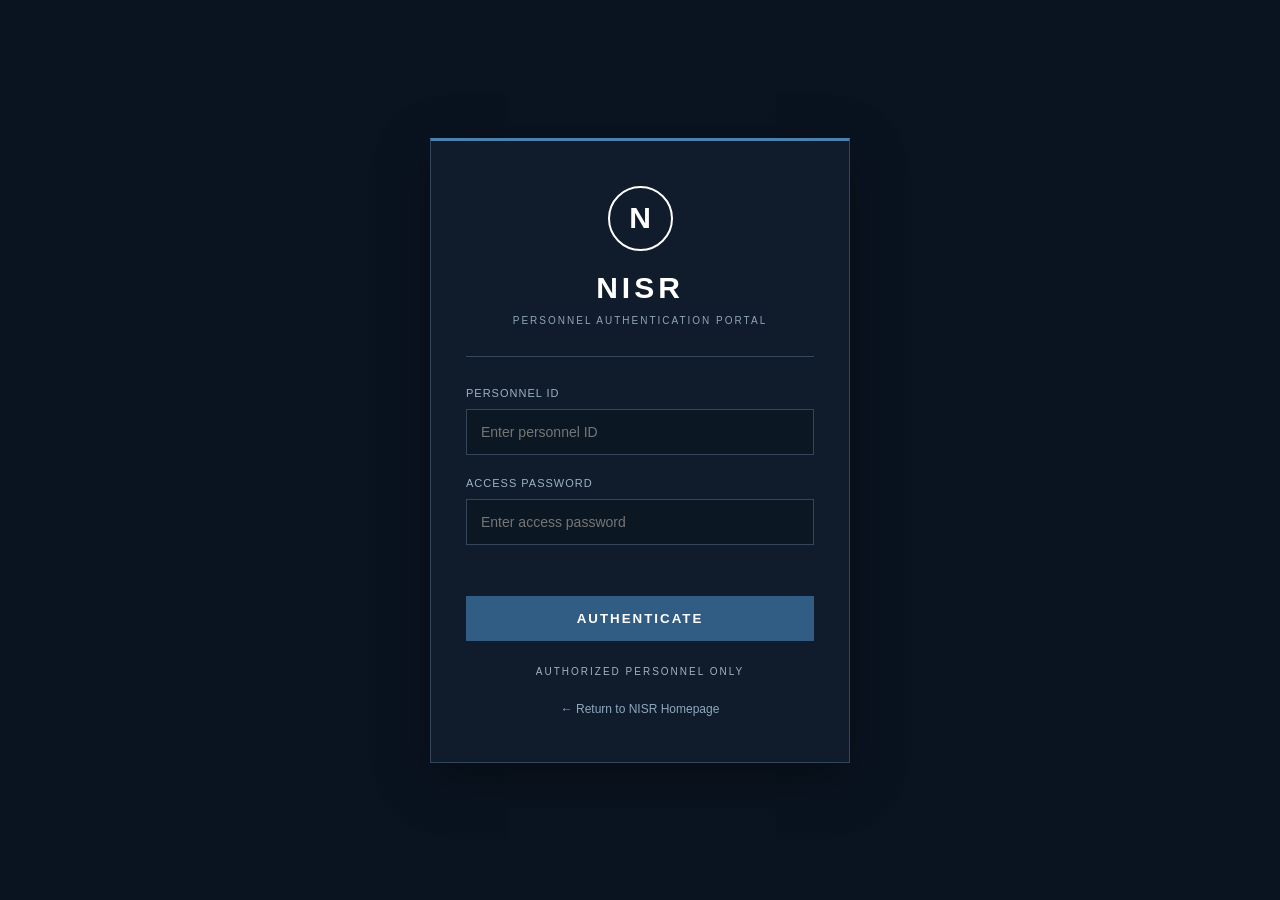
<file: Project 2/login/login.html>
<!DOCTYPE html>
<html lang="en">

<head>
    <meta charset="UTF-8">
    <meta name="viewport" content="width=device-width, initial-scale=1.0">

    <title>NISR | Personnel Authentication</title>

    <link rel="stylesheet" href="login.css">
</head>

<body>

    <!-- LOGIN PAGE -->

    <div class="login-container" id="loginPage">

        <div class="login-box">

            <div class="logo-symbol">N</div>

            <h1>NISR</h1>

            <p class="subtitle">
                PERSONNEL AUTHENTICATION PORTAL
            </p>

            <div class="divider"></div>

            <form id="loginForm">

                <label for="username">PERSONNEL ID</label>

                <input
                    type="text"
                    id="username"
                    placeholder="Enter personnel ID"
                    autocomplete="username"
                    required
                >

                <label for="password">ACCESS PASSWORD</label>

                <input
                    type="password"
                    id="password"
                    placeholder="Enter access password"
                    autocomplete="current-password"
                    required
                >

                <p id="errorMessage"></p>

                <button type="submit">
                    AUTHENTICATE
                </button>

            </form>

            <p class="clearance">
                AUTHORIZED PERSONNEL ONLY
            </p>

            <a href="../index.html" class="back-link">
                ← Return to NISR Homepage
            </a>

        </div>

    </div>


    <!-- SCP TRANSITION SCREEN -->

    <div class="transition-screen" id="transitionScreen">

        <div class="terminal" id="terminal">

            <p class="terminal-header">
                SCP FOUNDATION // SECURE NETWORK
            </p>

            <div class="terminal-divider"></div>

            <div id="terminalText"></div>

            <div class="welcome" id="welcome">

                <div class="scp-logo">SCP</div>

                <h1>WELCOME TO THE SCP FOUNDATION</h1>

                <p>
                    SECURE. CONTAIN. PROTECT.
                </p>

                <span>
                    HUMANITY'S FUTURE IS IN OUR HANDS.
                </span>

            </div>

        </div>

    </div>


    <script src="login.js"></script>

</body>
</html>
</file>
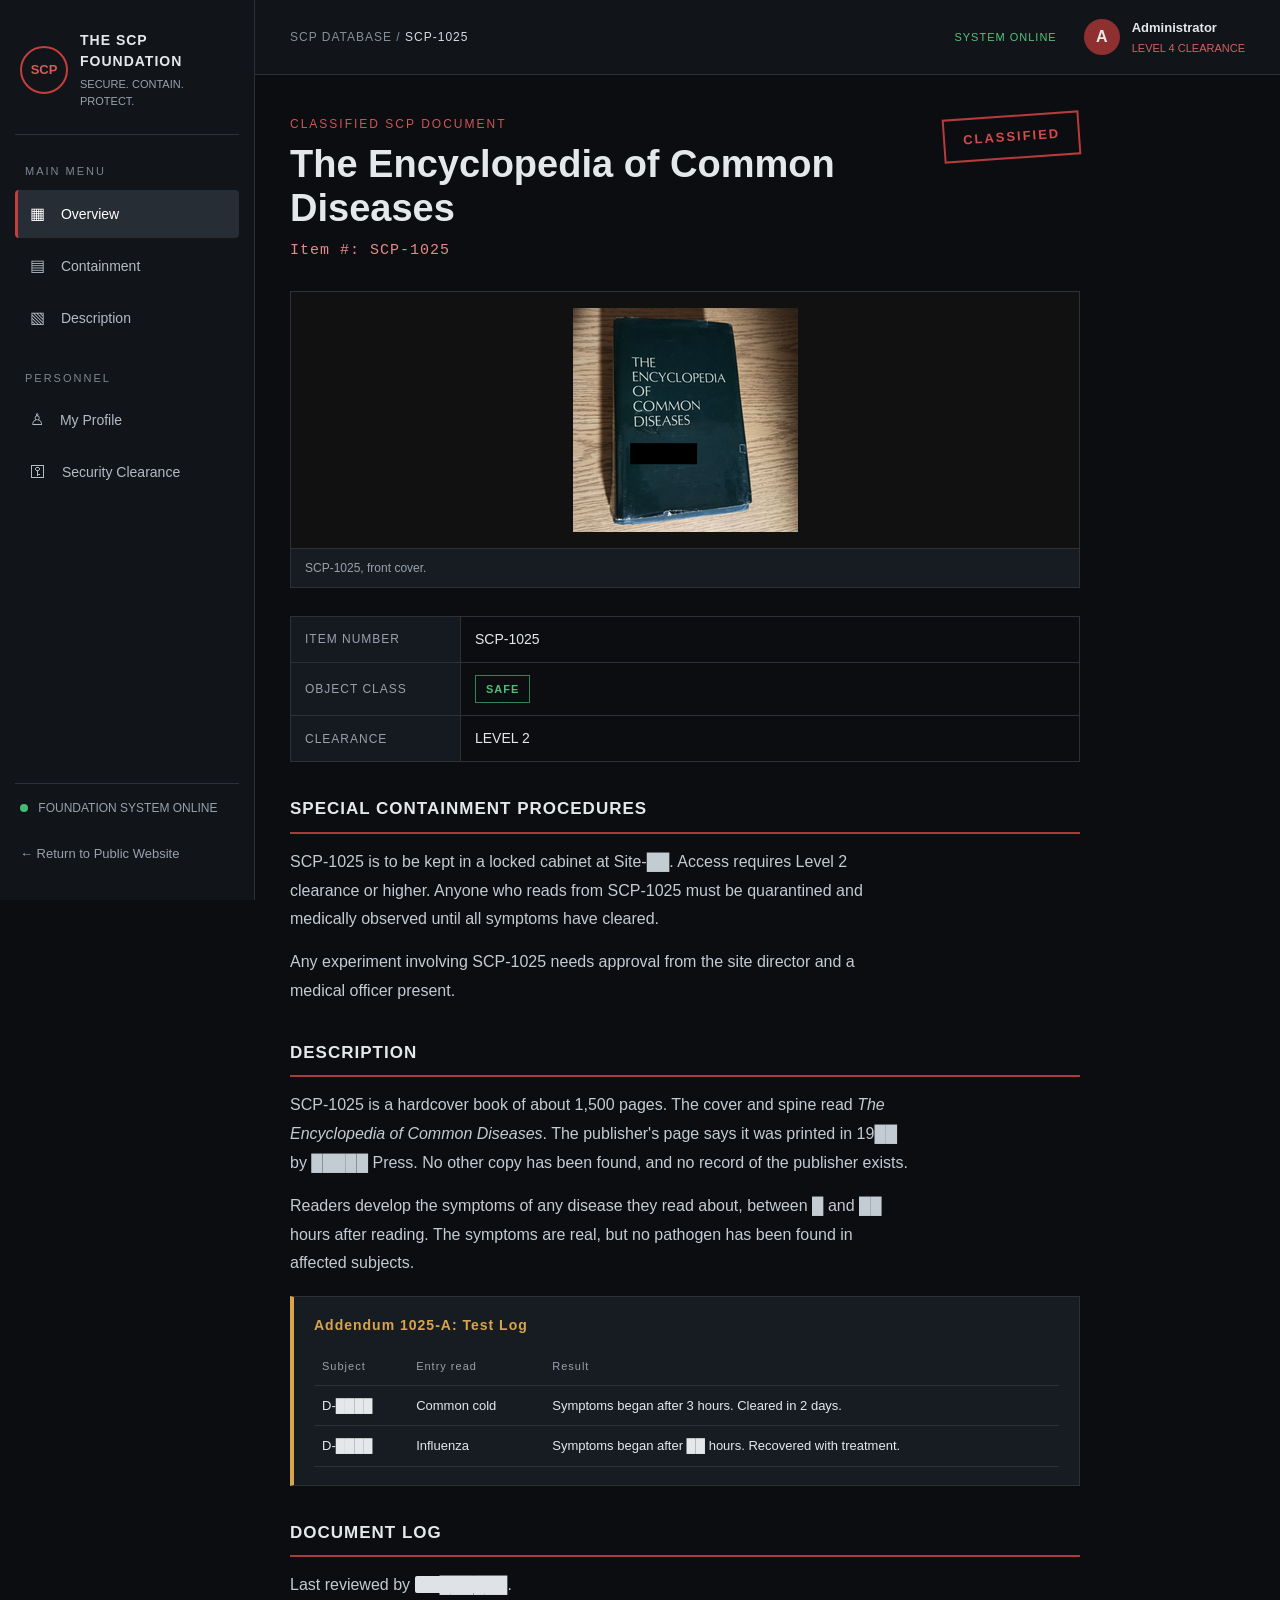
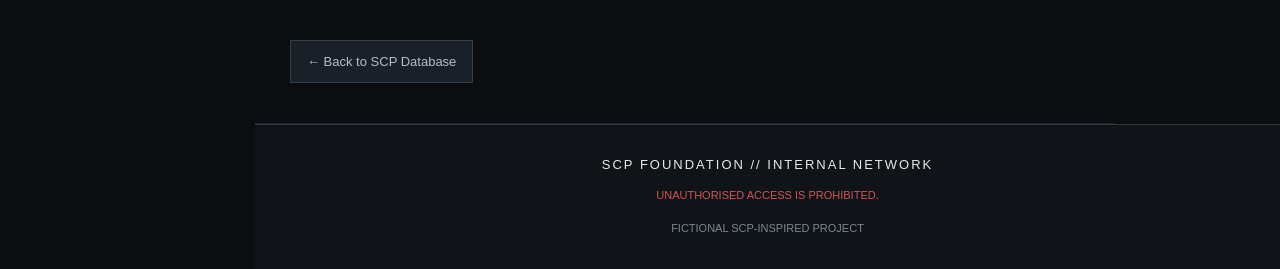
<file: Project 2/scp-pages/Safe/SCP-1025/scp-1025.html>
<!DOCTYPE html>
<html lang="en">

<head>
    <meta charset="UTF-8">
    <meta name="viewport" content="width=device-width, initial-scale=1.0">

    <meta name="theme-color" content="#080b09">
    <meta name="description" content="SCP-1025 classified file. Fictional SCP Foundation personnel database.">

    <title>SCP-1025 | SCP Foundation</title>

    <link rel="icon" type="image/png" href="../../../455bf47a-a993-4ed3-8f72-e291ab07164c.png">
    <link rel="stylesheet" href="../../scppages.css">
</head>

<body>

    <div class="dashboard">

        <!-- =================================
             SIDEBAR
        ================================== -->

        <aside class="sidebar" id="sidebar">

            <div class="brand">

                <div class="scp-symbol">SCP</div>

                <div>
                    <h2>THE SCP FOUNDATION</h2>
                    <p>SECURE. CONTAIN. PROTECT.</p>
                </div>

            </div>

            <div class="side-label">MAIN MENU</div>

            <nav class="side-navigation">

                <a href="#overview" class="nav-link active">
                    <span>▦</span> Overview
                </a>

                <a href="#containment" class="nav-link">
                    <span>▤</span> Containment
                </a>

                <a href="#description" class="nav-link">
                    <span>▧</span> Description
                </a>

            </nav>


            <div class="side-label">PERSONNEL</div>

            <nav class="side-navigation">

                <a href="../../../dashboard/dashboard.html#profile" class="nav-link">
                    <span>♙</span> My Profile
                </a>

                <a href="../../../dashboard/dashboard.html#security" class="nav-link">
                    <span>⚿</span> Security Clearance
                </a>

            </nav>


            <div class="sidebar-bottom">

                <div class="system-status">
                    <span class="status-dot"></span>
                    FOUNDATION SYSTEM ONLINE
                </div>

                <a href="../../../index.html" class="logout">
                    ← Return to Public Website
                </a>

            </div>

        </aside>


        <!-- =================================
             MAIN CONTENT
        ================================== -->

        <main class="main-content">


            <!-- TOP BAR -->

            <header class="topbar">

                <button
                    class="menu-toggle"
                    id="menuToggle"
                    type="button"
                    aria-label="Toggle navigation"
                    aria-controls="sidebar"
                    aria-expanded="false"
                >
                    ☰
                </button>

                <div class="breadcrumb">
                    <a href="../../../dashboard/dashboard.html#database">SCP DATABASE</a> /
                    <span>SCP-1025</span>
                </div>

                <div class="topbar-right">

                    <span class="online-indicator">
                        SYSTEM ONLINE
                    </span>

                    <div class="user-avatar">A</div>

                    <div class="user-details">
                        <strong>Administrator</strong>
                        <small>LEVEL 4 CLEARANCE</small>
                    </div>

                </div>

            </header>


            <!-- =================================
                 SCP ARTICLE
            ================================== -->

            <article class="page-section article" id="overview">

                <div class="doc-header">

                    <div>

                        <p class="eyebrow">
                            CLASSIFIED SCP DOCUMENT
                        </p>

                        <h1>The Encyclopedia of Common Diseases</h1>

                        <p class="doc-id">Item #: SCP-1025</p>

                    </div>

                    <div class="classified-stamp">
                        CLASSIFIED
                    </div>

                </div>


                <!-- IMAGE -->

                <figure class="doc-figure">

                    <div class="scp-card-image-container">

                        <img
                            class="scp-card-image"
                            src="scp-1025.png"
                            alt="SCP-1025 front cover"
                            onerror="this.style.display='none';this.parentElement.insertAdjacentHTML('beforeend','<div class=&quot;scp-image-placeholder&quot;><span class=&quot;placeholder-symbol&quot;>?</span><span>IMAGE UNAVAILABLE</span><small>SAFE CLASSIFIED FILE</small></div>')"
                        >

                    </div>

                    <figcaption>SCP-1025, front cover.</figcaption>

                </figure>


                <!-- FILE INFORMATION -->

                <table class="info-table">
                    <tr><th>ITEM NUMBER</th><td>SCP-1025</td></tr>
                    <tr><th>OBJECT CLASS</th><td><span class="class-tag safe">SAFE</span></td></tr>
                    <tr><th>CLEARANCE</th><td>LEVEL 2</td></tr>
                </table>


                <!-- CONTAINMENT -->

                <section class="doc-section" id="containment">

                        <h2>SPECIAL CONTAINMENT PROCEDURES</h2>

                        <p>
                        SCP-1025 is to be kept in a locked cabinet at Site-██.
                        Access requires Level 2 clearance or higher. Anyone who
                        reads from SCP-1025 must be quarantined and medically
                        observed until all symptoms have cleared.
                        </p>

                        <p>
                        Any experiment involving SCP-1025 needs approval from
                        the site director and a medical officer present.
                        </p>

                </section>


                <!-- DESCRIPTION -->

                <section class="doc-section" id="description">

                        <h2>DESCRIPTION</h2>

                        <p>
                        SCP-1025 is a hardcover book of about 1,500 pages. The
                        cover and spine read <em>The Encyclopedia of Common
                        Diseases</em>. The publisher's page says it was printed
                        in 19██ by █████ Press. No other copy has been found,
                        and no record of the publisher exists.
                        </p>

                        <p>
                        Readers develop the symptoms of any disease they read
                        about, between █ and ██ hours after reading. The
                        symptoms are real, but no pathogen has been found in
                        affected subjects.
                        </p>



                    <div class="addendum">

                        <h3>Addendum 1025-A: Test Log</h3>

                        <div class="log-scroll">

                            <table class="log">

                                <thead>
                                    <tr>
                                        <th>Subject</th>
                                        <th>Entry read</th>
                                        <th>Result</th>
                                    </tr>
                                </thead>

                                <tbody>
                                    <tr>
                                        <td>D-████</td>
                                        <td>Common cold</td>
                                        <td>Symptoms began after 3 hours. Cleared in 2 days.</td>
                                    </tr>
                                    <tr>
                                        <td>D-████</td>
                                        <td>Influenza</td>
                                        <td>Symptoms began after ██ hours. Recovered with treatment.</td>
                                    </tr>
                                </tbody>

                            </table>

                        </div>

                    </div>

                </section>


                <!-- DOCUMENT LOG -->

                <section class="doc-section">

                    <h2>DOCUMENT LOG</h2>

                    <p>
                        Last reviewed by
                        <span class="redacted">Dr. ██████</span>.
                    </p>

                </section>


                <nav class="doc-nav">
                    <a href="../../../dashboard/dashboard.html#database">← Back to SCP Database</a>
                </nav>

            </article>


            <!-- =================================
                 FOOTER
            ================================== -->

            <footer>

                <div>
                    SCP FOUNDATION // INTERNAL NETWORK
                </div>

                <p>
                    UNAUTHORISED ACCESS IS PROHIBITED.
                </p>

                <small>
                    FICTIONAL SCP-INSPIRED PROJECT
                </small>

            </footer>

        </main>

    </div>


    <script>
        const menuToggle = document.getElementById("menuToggle");
        const sidebar = document.getElementById("sidebar");

        function setMenu(open) {
            sidebar.classList.toggle("open", open);
            menuToggle.setAttribute("aria-expanded", String(open));
        }

        menuToggle.addEventListener("click", () => {
            setMenu(!sidebar.classList.contains("open"));
        });

        document.querySelectorAll(".sidebar a").forEach(link => {
            link.addEventListener("click", () => {
                setMenu(false);

                if ((link.getAttribute("href") || "").startsWith("#")) {
                    document.querySelectorAll(".sidebar .nav-link").forEach(item => {
                        item.classList.remove("active");
                    });
                    link.classList.add("active");
                }
            });
        });
    </script>

</body>

</html>
</file>
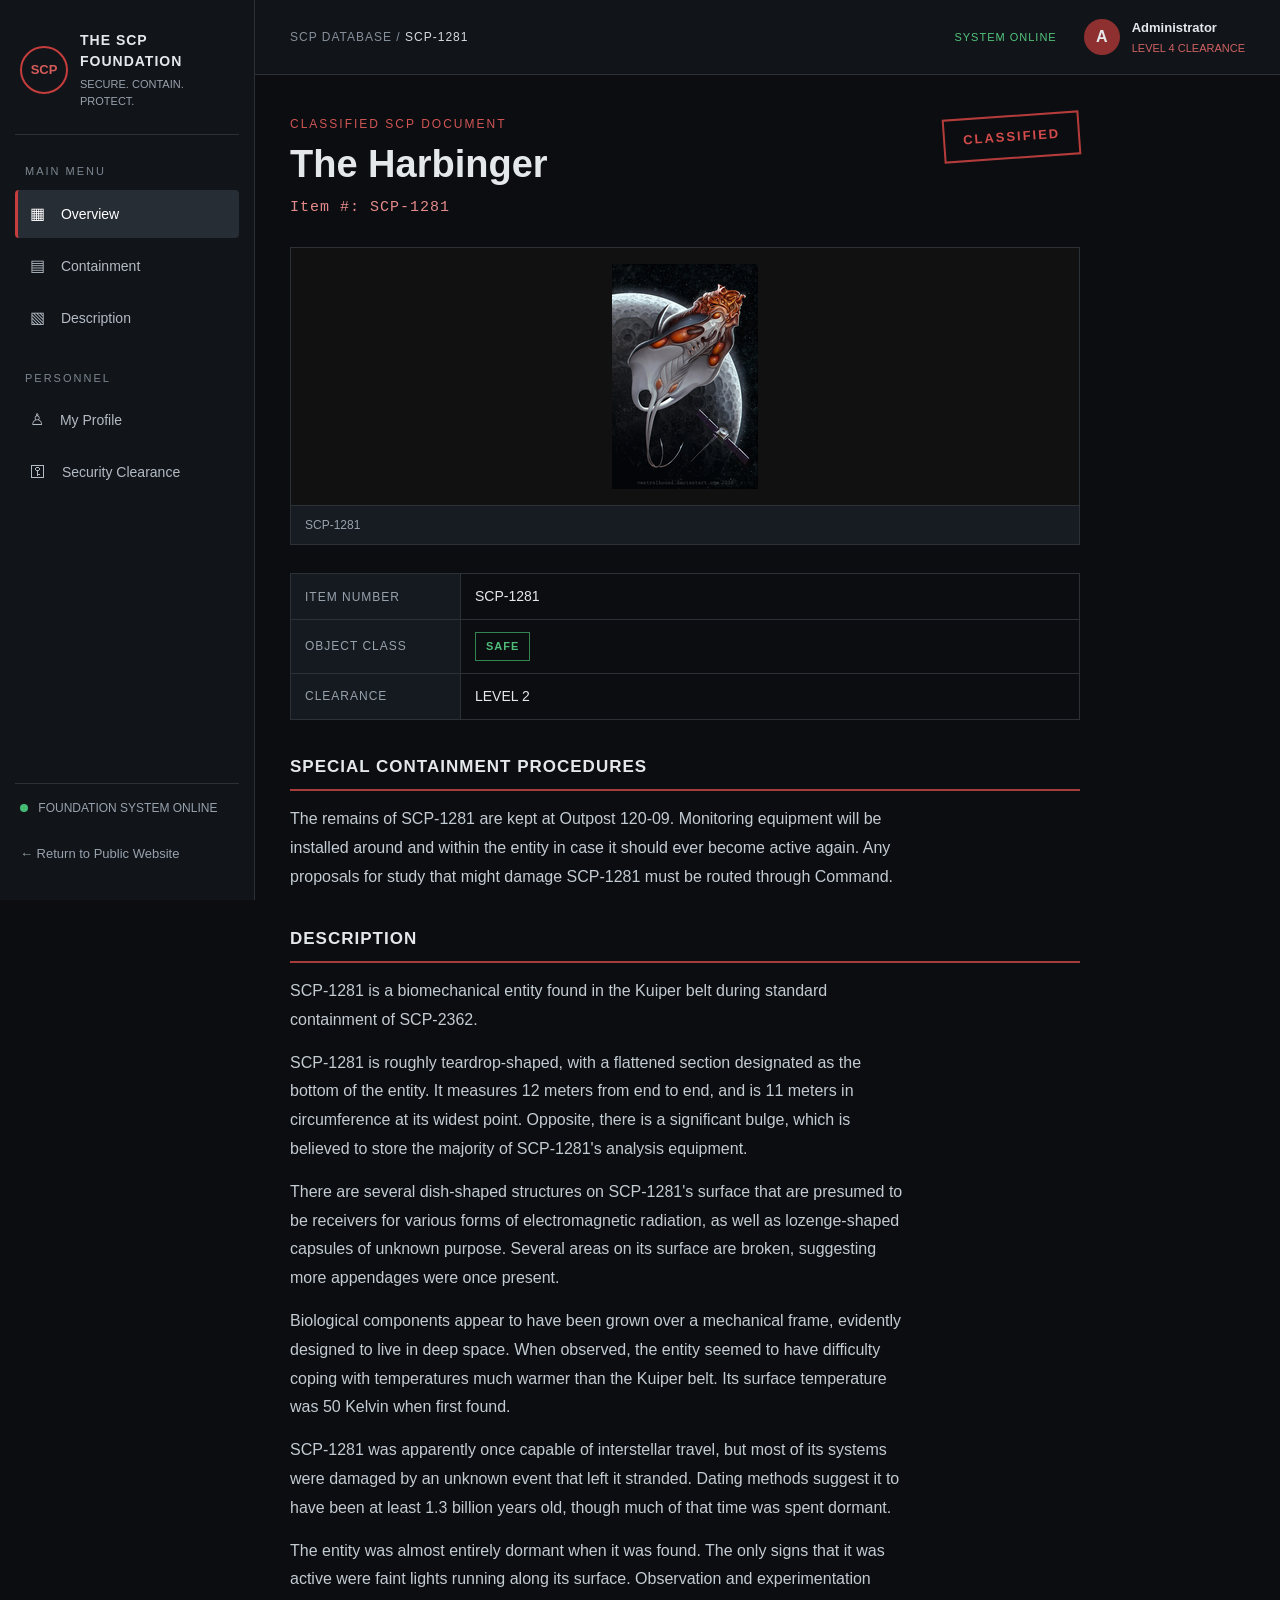
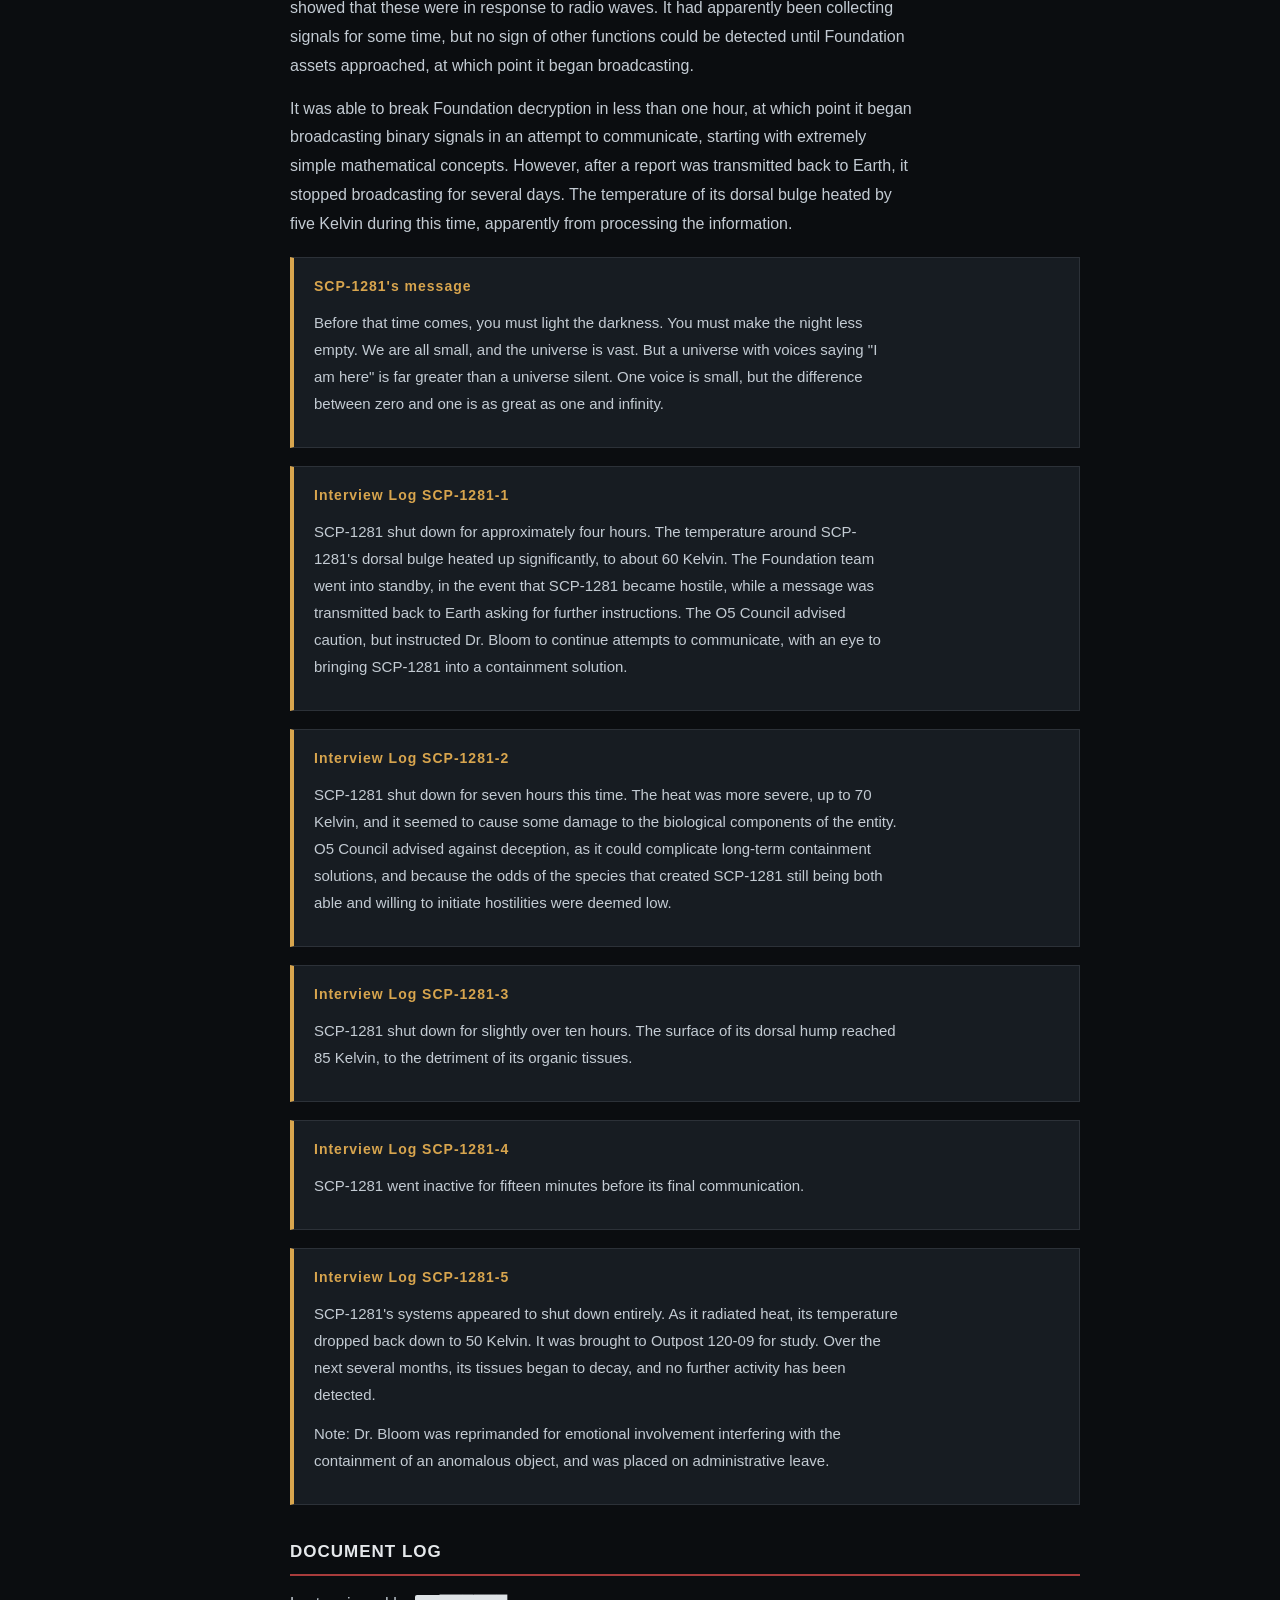
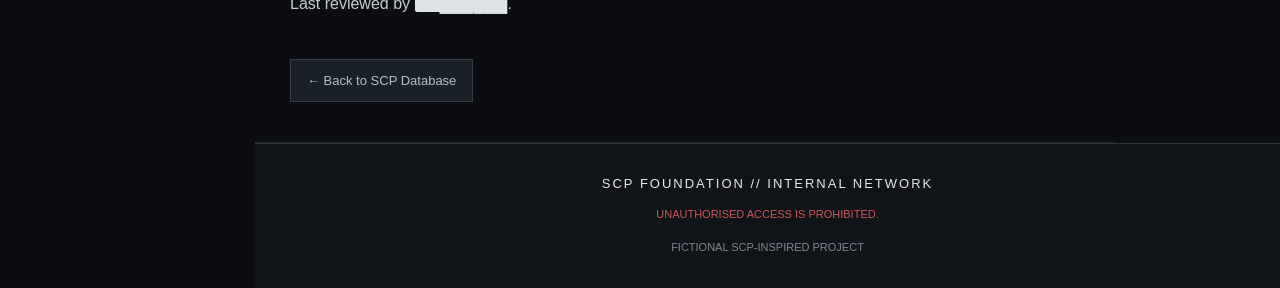
<file: Project 2/scp-pages/Safe/SCP-1281/scp-1281.html>
<!DOCTYPE html>
<html lang="en">

<head>
    <meta charset="UTF-8">
    <meta name="viewport" content="width=device-width, initial-scale=1.0">

    <meta name="theme-color" content="#080b09">
    <meta name="description" content="SCP-1281 classified file. Fictional SCP Foundation personnel database.">

    <title>SCP-1281 | SCP Foundation</title>

    <link rel="icon" type="image/png" href="../../../455bf47a-a993-4ed3-8f72-e291ab07164c.png">
    <link rel="stylesheet" href="../../scppages.css">
</head>

<body>

    <div class="dashboard">

        <!-- =================================
             SIDEBAR
        ================================== -->

        <aside class="sidebar" id="sidebar">

            <div class="brand">

                <div class="scp-symbol">SCP</div>

                <div>
                    <h2>THE SCP FOUNDATION</h2>
                    <p>SECURE. CONTAIN. PROTECT.</p>
                </div>

            </div>

            <div class="side-label">MAIN MENU</div>

            <nav class="side-navigation">

                <a href="#overview" class="nav-link active">
                    <span>▦</span> Overview
                </a>

                <a href="#containment" class="nav-link">
                    <span>▤</span> Containment
                </a>

                <a href="#description" class="nav-link">
                    <span>▧</span> Description
                </a>

            </nav>


            <div class="side-label">PERSONNEL</div>

            <nav class="side-navigation">

                <a href="../../../dashboard/dashboard.html#profile" class="nav-link">
                    <span>♙</span> My Profile
                </a>

                <a href="../../../dashboard/dashboard.html#security" class="nav-link">
                    <span>⚿</span> Security Clearance
                </a>

            </nav>


            <div class="sidebar-bottom">

                <div class="system-status">
                    <span class="status-dot"></span>
                    FOUNDATION SYSTEM ONLINE
                </div>

                <a href="../../../index.html" class="logout">
                    ← Return to Public Website
                </a>

            </div>

        </aside>


        <!-- =================================
             MAIN CONTENT
        ================================== -->

        <main class="main-content">


            <!-- TOP BAR -->

            <header class="topbar">

                <button
                    class="menu-toggle"
                    id="menuToggle"
                    type="button"
                    aria-label="Toggle navigation"
                    aria-controls="sidebar"
                    aria-expanded="false"
                >
                    ☰
                </button>

                <div class="breadcrumb">
                    <a href="../../../dashboard/dashboard.html#database">SCP DATABASE</a> /
                    <span>SCP-1281</span>
                </div>

                <div class="topbar-right">

                    <span class="online-indicator">
                        SYSTEM ONLINE
                    </span>

                    <div class="user-avatar">A</div>

                    <div class="user-details">
                        <strong>Administrator</strong>
                        <small>LEVEL 4 CLEARANCE</small>
                    </div>

                </div>

            </header>


            <!-- =================================
                 SCP ARTICLE
            ================================== -->

            <article class="page-section article" id="overview">

                <div class="doc-header">

                    <div>

                        <p class="eyebrow">
                            CLASSIFIED SCP DOCUMENT
                        </p>

                        <h1>The Harbinger</h1>

                        <p class="doc-id">Item #: SCP-1281</p>

                    </div>

                    <div class="classified-stamp">
                        CLASSIFIED
                    </div>

                </div>


                <!-- IMAGE -->

                <figure class="doc-figure">

                    <div class="scp-card-image-container">

                        <img
                            class="scp-card-image"
                            src="scp-1281.png"
                            alt="SCP-1281"
                            onerror="this.style.display='none';this.parentElement.insertAdjacentHTML('beforeend','<div class=&quot;scp-image-placeholder&quot;><span class=&quot;placeholder-symbol&quot;>?</span><span>IMAGE UNAVAILABLE</span><small>SAFE CLASSIFIED FILE</small></div>')"
                        >

                    </div>

                    <figcaption>SCP-1281</figcaption>

                </figure>


                <!-- FILE INFORMATION -->

                <table class="info-table">
                    <tr><th>ITEM NUMBER</th><td>SCP-1281</td></tr>
                    <tr><th>OBJECT CLASS</th><td><span class="class-tag safe">SAFE</span></td></tr>
                    <tr><th>CLEARANCE</th><td>LEVEL 2</td></tr>
                </table>


                <!-- CONTAINMENT -->

                <section class="doc-section" id="containment">

                        <h2>SPECIAL CONTAINMENT PROCEDURES</h2>

                        <p>
                            The remains of SCP-1281 are kept at Outpost 120-09.
                            Monitoring equipment will be installed around and within the entity in case it should ever become active again.
                            Any proposals for study that might damage SCP-1281 must be routed through Command.
                        </p>


                </section>


                <!-- DESCRIPTION -->

                <section class="doc-section" id="description">

                    <h2>DESCRIPTION</h2>

                        <p>SCP-1281 is a biomechanical entity found in the Kuiper belt during standard containment of SCP-2362.</p>
<p>SCP-1281 is roughly teardrop-shaped, with a flattened section designated as the bottom of the entity. It measures 12 meters from end to end, and is 11 meters in circumference at its widest point. Opposite, there is a significant bulge, which is believed to store the majority of SCP-1281's analysis equipment.</p>
<p>There are several dish-shaped structures on SCP-1281's surface that are presumed to be receivers for various forms of electromagnetic radiation, as well as lozenge-shaped capsules of unknown purpose. Several areas on its surface are broken, suggesting more appendages were once present.</p>
<p>Biological components appear to have been grown over a mechanical frame, evidently designed to live in deep space. When observed, the entity seemed to have difficulty coping with temperatures much warmer than the Kuiper belt. Its surface temperature was 50 Kelvin when first found.</p>
<p>SCP-1281 was apparently once capable of interstellar travel, but most of its systems were damaged by an unknown event that left it stranded. Dating methods suggest it to have been at least 1.3 billion years old, though much of that time was spent dormant.</p>
<p>The entity was almost entirely dormant when it was found. The only signs that it was active were faint lights running along its surface. Observation and experimentation showed that these were in response to radio waves. It had apparently been collecting signals for some time, but no sign of other functions could be detected until Foundation assets approached, at which point it began broadcasting.</p>
<p>It was able to break Foundation decryption in less than one hour, at which point it began broadcasting binary signals in an attempt to communicate, starting with extremely simple mathematical concepts. However, after a report was transmitted back to Earth, it stopped broadcasting for several days. The temperature of its dorsal bulge heated by five Kelvin during this time, apparently from processing the information.</p>



                    <div class="addendum">

                        <h3>SCP-1281's message</h3>

                        <div class="log-scroll">

                            <div class="log-text">
<p>Before that time comes, you must light the darkness. You must make the night less empty. We are all small, and the universe is vast. But a universe with voices saying "I am here" is far greater than a universe silent. One voice is small, but the difference between zero and one is as great as one and infinity.</p>
</div>

                        </div>

                    </div>

                    <div class="addendum">

                        <h3>Interview Log SCP-1281-1</h3>

                        <div class="log-scroll">

                            <div class="log-text">
<p>SCP-1281 shut down for approximately four hours. The temperature around SCP-1281's dorsal bulge heated up significantly, to about 60 Kelvin. The Foundation team went into standby, in the event that SCP-1281 became hostile, while a message was transmitted back to Earth asking for further instructions. The O5 Council advised caution, but instructed Dr. Bloom to continue attempts to communicate, with an eye to bringing SCP-1281 into a containment solution.</p>
</div>

                        </div>

                    </div>

                    <div class="addendum">

                        <h3>Interview Log SCP-1281-2</h3>

                        <div class="log-scroll">

                            <div class="log-text">
<p>SCP-1281 shut down for seven hours this time. The heat was more severe, up to 70 Kelvin, and it seemed to cause some damage to the biological components of the entity. O5 Council advised against deception, as it could complicate long-term containment solutions, and because the odds of the species that created SCP-1281 still being both able and willing to initiate hostilities were deemed low.</p>
</div>

                        </div>

                    </div>

                    <div class="addendum">

                        <h3>Interview Log SCP-1281-3</h3>

                        <div class="log-scroll">

                            <div class="log-text">
<p>SCP-1281 shut down for slightly over ten hours. The surface of its dorsal hump reached 85 Kelvin, to the detriment of its organic tissues.</p>
</div>

                        </div>

                    </div>

                    <div class="addendum">

                        <h3>Interview Log SCP-1281-4</h3>

                        <div class="log-scroll">

                            <div class="log-text">
<p>SCP-1281 went inactive for fifteen minutes before its final communication.</p>
</div>

                        </div>

                    </div>

                    <div class="addendum">

                        <h3>Interview Log SCP-1281-5</h3>

                        <div class="log-scroll">

                            <div class="log-text">
<p>SCP-1281's systems appeared to shut down entirely. As it radiated heat, its temperature dropped back down to 50 Kelvin. It was brought to Outpost 120-09 for study. Over the next several months, its tissues began to decay, and no further activity has been detected.</p>
<p>Note: Dr. Bloom was reprimanded for emotional involvement interfering with the containment of an anomalous object, and was placed on administrative leave.</p>
</div>

                        </div>

                    </div>

                </section>


                <!-- DOCUMENT LOG -->

                <section class="doc-section">

                    <h2>DOCUMENT LOG</h2>

                    <p>
                        Last reviewed by
                        <span class="redacted">Dr. ██████</span>.
                    </p>

                </section>


                <nav class="doc-nav">
                    <a href="../../../dashboard/dashboard.html#database">← Back to SCP Database</a>
                </nav>

            </article>


            <!-- =================================
                 FOOTER
            ================================== -->

            <footer>

                <div>
                    SCP FOUNDATION // INTERNAL NETWORK
                </div>

                <p>
                    UNAUTHORISED ACCESS IS PROHIBITED.
                </p>

                <small>
                    FICTIONAL SCP-INSPIRED PROJECT
                </small>

            </footer>

        </main>

    </div>


    <script>
        const menuToggle = document.getElementById("menuToggle");
        const sidebar = document.getElementById("sidebar");

        function setMenu(open) {
            sidebar.classList.toggle("open", open);
            menuToggle.setAttribute("aria-expanded", String(open));
        }

        menuToggle.addEventListener("click", () => {
            setMenu(!sidebar.classList.contains("open"));
        });

        document.querySelectorAll(".sidebar a").forEach(link => {
            link.addEventListener("click", () => {
                setMenu(false);

                if ((link.getAttribute("href") || "").startsWith("#")) {
                    document.querySelectorAll(".sidebar .nav-link").forEach(item => {
                        item.classList.remove("active");
                    });
                    link.classList.add("active");
                }
            });
        });
    </script>

</body>

</html>
</file>
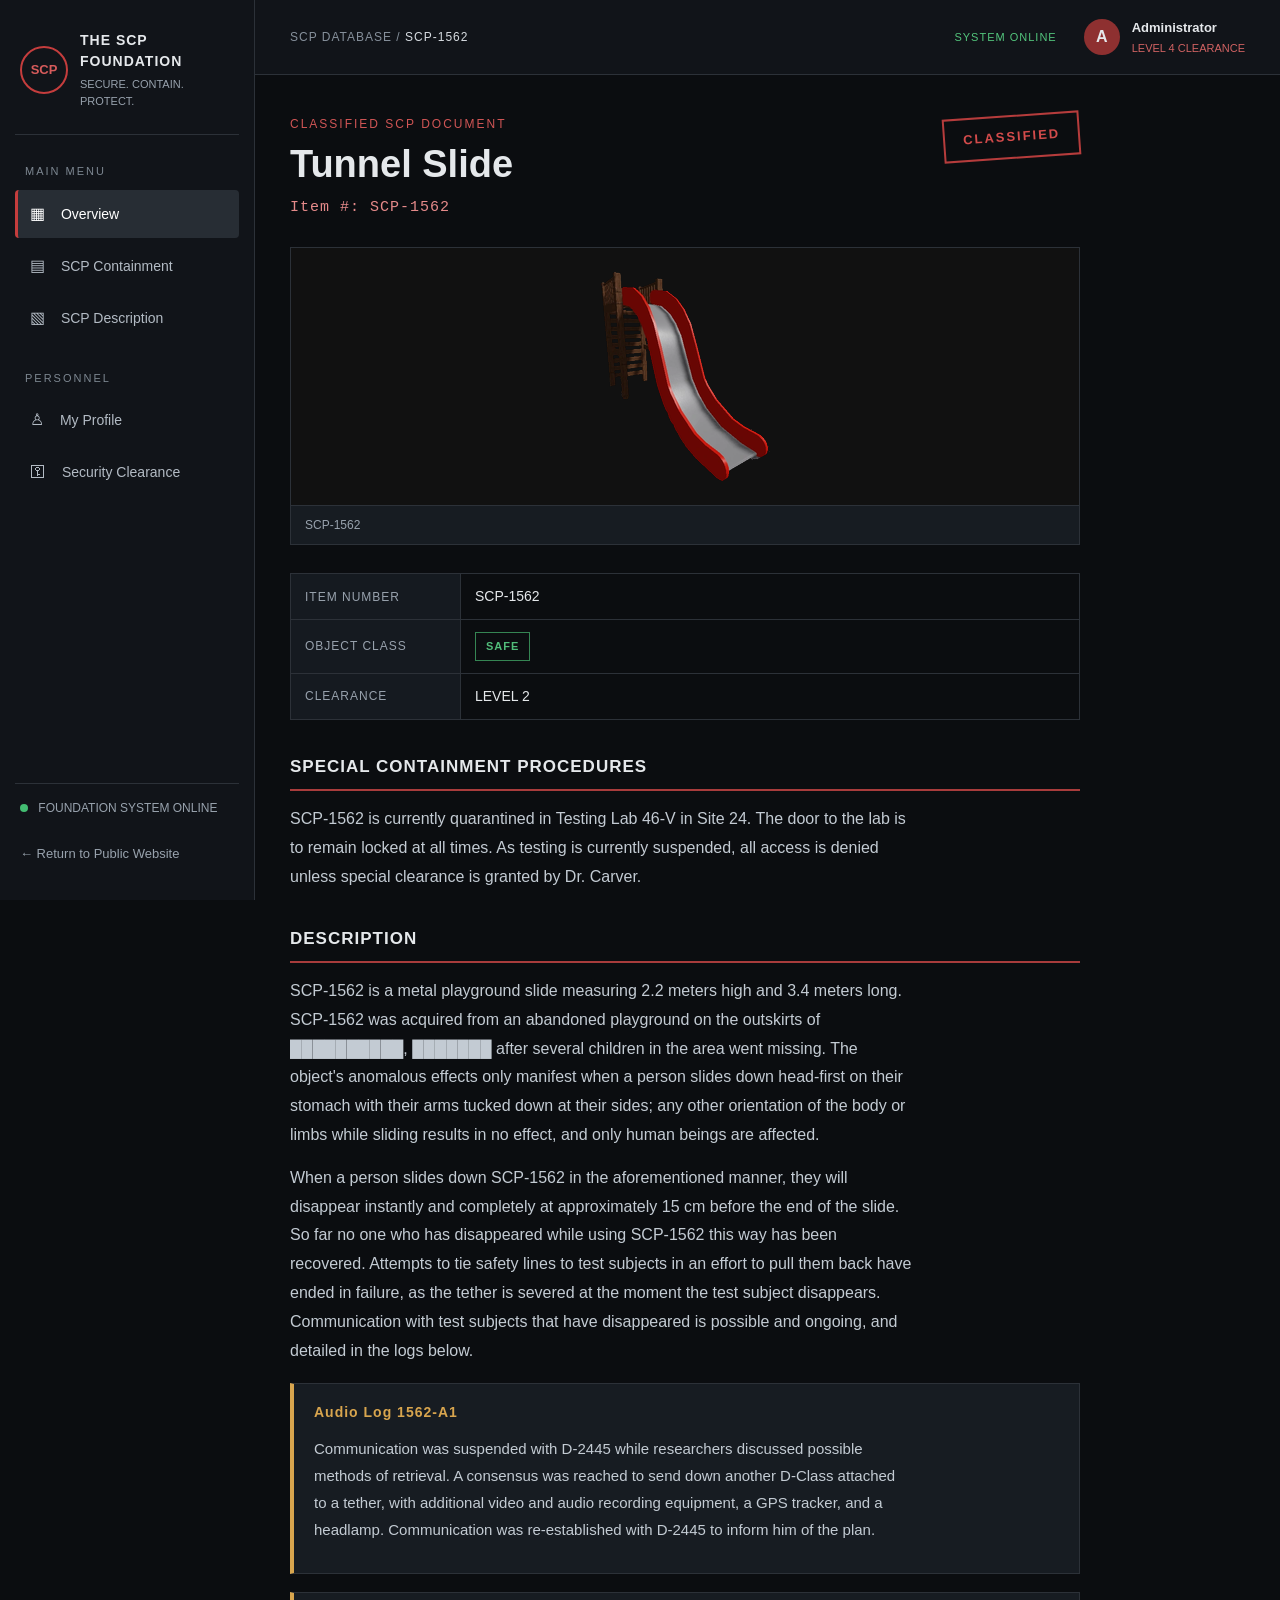
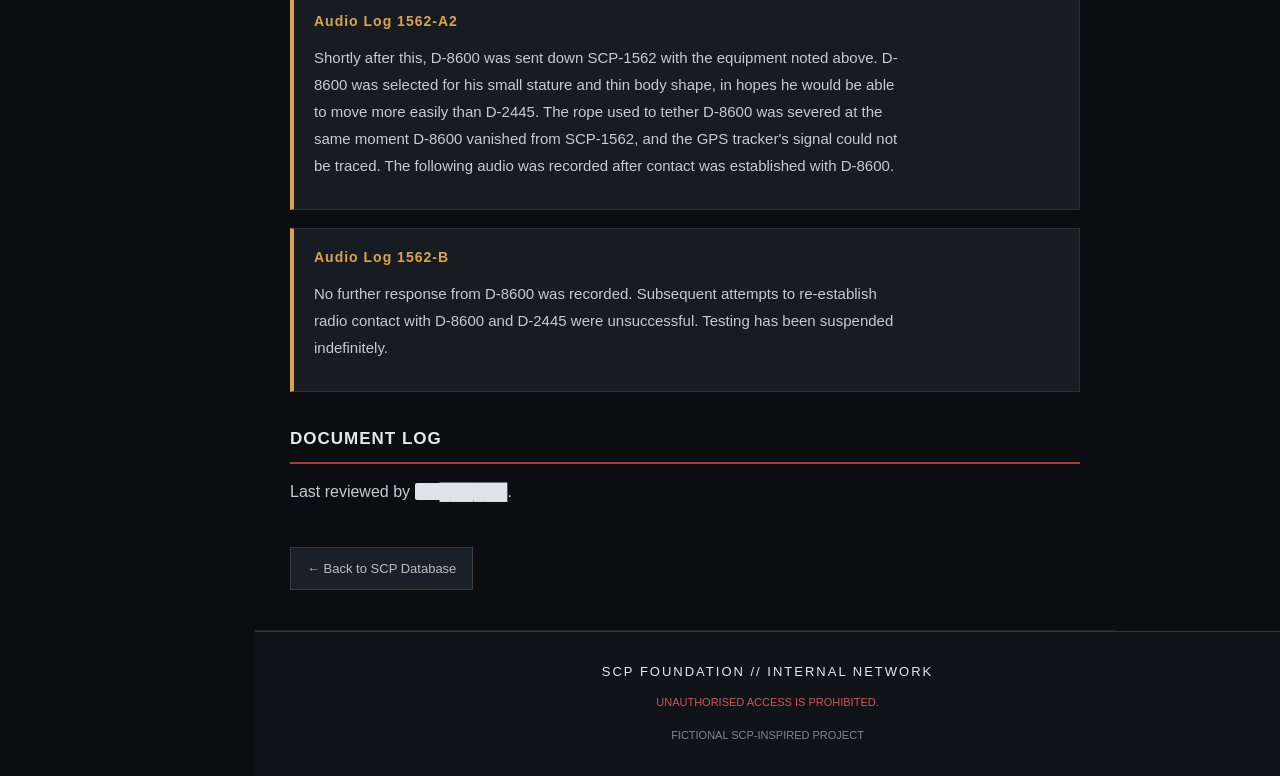
<file: Project 2/scp-pages/Safe/SCP-1562/scp-1562.html>
<!DOCTYPE html>
<html lang="en">

<head>
    <meta charset="UTF-8">
    <meta name="viewport" content="width=device-width, initial-scale=1.0">

    <meta name="theme-color" content="#080b09">
    <meta name="description" content="SCP-1562 classified file. Fictional SCP Foundation personnel database.">

    <title>SCP-1562 | SCP Foundation</title>

    <link rel="icon" type="image/png" href="../../../455bf47a-a993-4ed3-8f72-e291ab07164c.png">
    <link rel="stylesheet" href="../../scppages.css">
</head>

<body>

    <div class="dashboard">

        <!-- =================================
             SIDEBAR
        ================================== -->

        <aside class="sidebar" id="sidebar">

            <div class="brand">

                <div class="scp-symbol">SCP</div>

                <div>
                    <h2>THE SCP FOUNDATION</h2>
                    <p>SECURE. CONTAIN. PROTECT.</p>
                </div>

            </div>

            <div class="side-label">MAIN MENU</div>

            <nav class="side-navigation">

                <a href="#overview" class="nav-link active">
                    <span>▦</span> Overview
                </a>

                <a href="#containment" class="nav-link">
                    <span>▤</span> SCP Containment
                </a>

                <a href="#description" class="nav-link">
                    <span>▧</span> SCP Description
                </a>

            </nav>


            <div class="side-label">PERSONNEL</div>

            <nav class="side-navigation">

                <a href="../../../dashboard/dashboard.html#profile" class="nav-link">
                    <span>♙</span> My Profile
                </a>

                <a href="../../../dashboard/dashboard.html#security" class="nav-link">
                    <span>⚿</span> Security Clearance
                </a>

            </nav>


            <div class="sidebar-bottom">

                <div class="system-status">
                    <span class="status-dot"></span>
                    FOUNDATION SYSTEM ONLINE
                </div>

                <a href="../../../index.html" class="logout">
                    ← Return to Public Website
                </a>

            </div>

        </aside>


        <!-- =================================
             MAIN CONTENT
        ================================== -->

        <main class="main-content">


            <!-- TOP BAR -->

            <header class="topbar">

                <button
                    class="menu-toggle"
                    id="menuToggle"
                    type="button"
                    aria-label="Toggle navigation"
                    aria-controls="sidebar"
                    aria-expanded="false"
                >
                    ☰
                </button>

                <div class="breadcrumb">
                    <a href="../../../dashboard/dashboard.html#database">SCP DATABASE</a> /
                    <span>SCP-1562</span>
                </div>

                <div class="topbar-right">

                    <span class="online-indicator">
                        SYSTEM ONLINE
                    </span>

                    <div class="user-avatar">A</div>

                    <div class="user-details">
                        <strong>Administrator</strong>
                        <small>LEVEL 4 CLEARANCE</small>
                    </div>

                </div>

            </header>


            <!-- =================================
                 SCP ARTICLE
            ================================== -->

            <article class="page-section article" id="overview">

                <div class="doc-header">

                    <div>

                        <p class="eyebrow">
                            CLASSIFIED SCP DOCUMENT
                        </p>

                        <h1>Tunnel Slide</h1>

                        <p class="doc-id">Item #: SCP-1562</p>

                    </div>

                    <div class="classified-stamp">
                        CLASSIFIED
                    </div>

                </div>


                <!-- IMAGE -->

                <figure class="doc-figure">

                    <div class="scp-card-image-container">

                        <img
                            class="scp-card-image"
                            src="scp-1562.png"
                            alt="SCP-1562"
                            onerror="this.style.display='none';this.parentElement.insertAdjacentHTML('beforeend','<div class=&quot;scp-image-placeholder&quot;><span class=&quot;placeholder-symbol&quot;>?</span><span>IMAGE UNAVAILABLE</span><small>SAFE CLASSIFIED FILE</small></div>')"
                        >

                    </div>

                    <figcaption>SCP-1562</figcaption>

                </figure>


                <!-- FILE INFORMATION -->

                <table class="info-table">
                    <tr><th>ITEM NUMBER</th><td>SCP-1562</td></tr>
                    <tr><th>OBJECT CLASS</th><td><span class="class-tag safe">SAFE</span></td></tr>
                    <tr><th>CLEARANCE</th><td>LEVEL 2</td></tr>
                </table>


                <!-- CONTAINMENT -->

                <section class="doc-section" id="containment">

                        <h2>SPECIAL CONTAINMENT PROCEDURES</h2>

                        <p>
                            SCP-1562 is currently quarantined in Testing Lab 46-V in Site 24. The door to the lab is to remain locked at all times. As testing is currently suspended, all access is denied unless special clearance is granted by Dr. Carver.
                        </p>

                        

                </section>


                <!-- DESCRIPTION -->

                <section class="doc-section" id="description">

                    <h2>DESCRIPTION</h2>

                    <p>SCP-1562 is a metal playground slide measuring 2.2 meters high and 3.4 meters long. SCP-1562 was acquired from an abandoned playground on the outskirts of ██████████, ███████ after several children in the area went missing. The object's anomalous effects only manifest when a person slides down head-first on their stomach with their arms tucked down at their sides; any other orientation of the body or limbs while sliding results in no effect, and only human beings are affected.</p>
<p>When a person slides down SCP-1562 in the aforementioned manner, they will disappear instantly and completely at approximately 15 cm before the end of the slide. So far no one who has disappeared while using SCP-1562 this way has been recovered. Attempts to tie safety lines to test subjects in an effort to pull them back have ended in failure, as the tether is severed at the moment the test subject disappears. Communication with test subjects that have disappeared is possible and ongoing, and detailed in the logs below.</p>


                    <div class="addendum">

                        <h3>Audio Log 1562-A1</h3>

                        <div class="log-scroll">

                            <div class="log-text">
<p>Communication was suspended with D-2445 while researchers discussed possible methods of retrieval. A consensus was reached to send down another D-Class attached to a tether, with additional video and audio recording equipment, a GPS tracker, and a headlamp. Communication was re-established with D-2445 to inform him of the plan.</p>
</div>

                        </div>

                    </div>

                    <div class="addendum">

                        <h3>Audio Log 1562-A2</h3>

                        <div class="log-scroll">

                            <div class="log-text">
<p>Shortly after this, D-8600 was sent down SCP-1562 with the equipment noted above. D-8600 was selected for his small stature and thin body shape, in hopes he would be able to move more easily than D-2445. The rope used to tether D-8600 was severed at the same moment D-8600 vanished from SCP-1562, and the GPS tracker's signal could not be traced. The following audio was recorded after contact was established with D-8600.</p>
</div>

                        </div>

                    </div>

                    <div class="addendum">

                        <h3>Audio Log 1562-B</h3>

                        <div class="log-scroll">

                            <div class="log-text">
<p>No further response from D-8600 was recorded. Subsequent attempts to re-establish radio contact with D-8600 and D-2445 were unsuccessful. Testing has been suspended indefinitely.</p>
</div>

                        </div>

                    </div>

                </section>


                <!-- DOCUMENT LOG -->

                <section class="doc-section">

                    <h2>DOCUMENT LOG</h2>

                    <p>
                        Last reviewed by
                        <span class="redacted">Dr. ██████</span>.
                    </p>

                </section>


                <nav class="doc-nav">
                    <a href="../../../dashboard/dashboard.html#database">← Back to SCP Database</a>
                </nav>

            </article>


            <!-- =================================
                 FOOTER
            ================================== -->

            <footer>

                <div>
                    SCP FOUNDATION // INTERNAL NETWORK
                </div>

                <p>
                    UNAUTHORISED ACCESS IS PROHIBITED.
                </p>

                <small>
                    FICTIONAL SCP-INSPIRED PROJECT
                </small>

            </footer>

        </main>

    </div>


    <script>
        const menuToggle = document.getElementById("menuToggle");
        const sidebar = document.getElementById("sidebar");

        function setMenu(open) {
            sidebar.classList.toggle("open", open);
            menuToggle.setAttribute("aria-expanded", String(open));
        }

        menuToggle.addEventListener("click", () => {
            setMenu(!sidebar.classList.contains("open"));
        });

        document.querySelectorAll(".sidebar a").forEach(link => {
            link.addEventListener("click", () => {
                setMenu(false);

                if ((link.getAttribute("href") || "").startsWith("#")) {
                    document.querySelectorAll(".sidebar .nav-link").forEach(item => {
                        item.classList.remove("active");
                    });
                    link.classList.add("active");
                }
            });
        });
    </script>

</body>

</html>
</file>
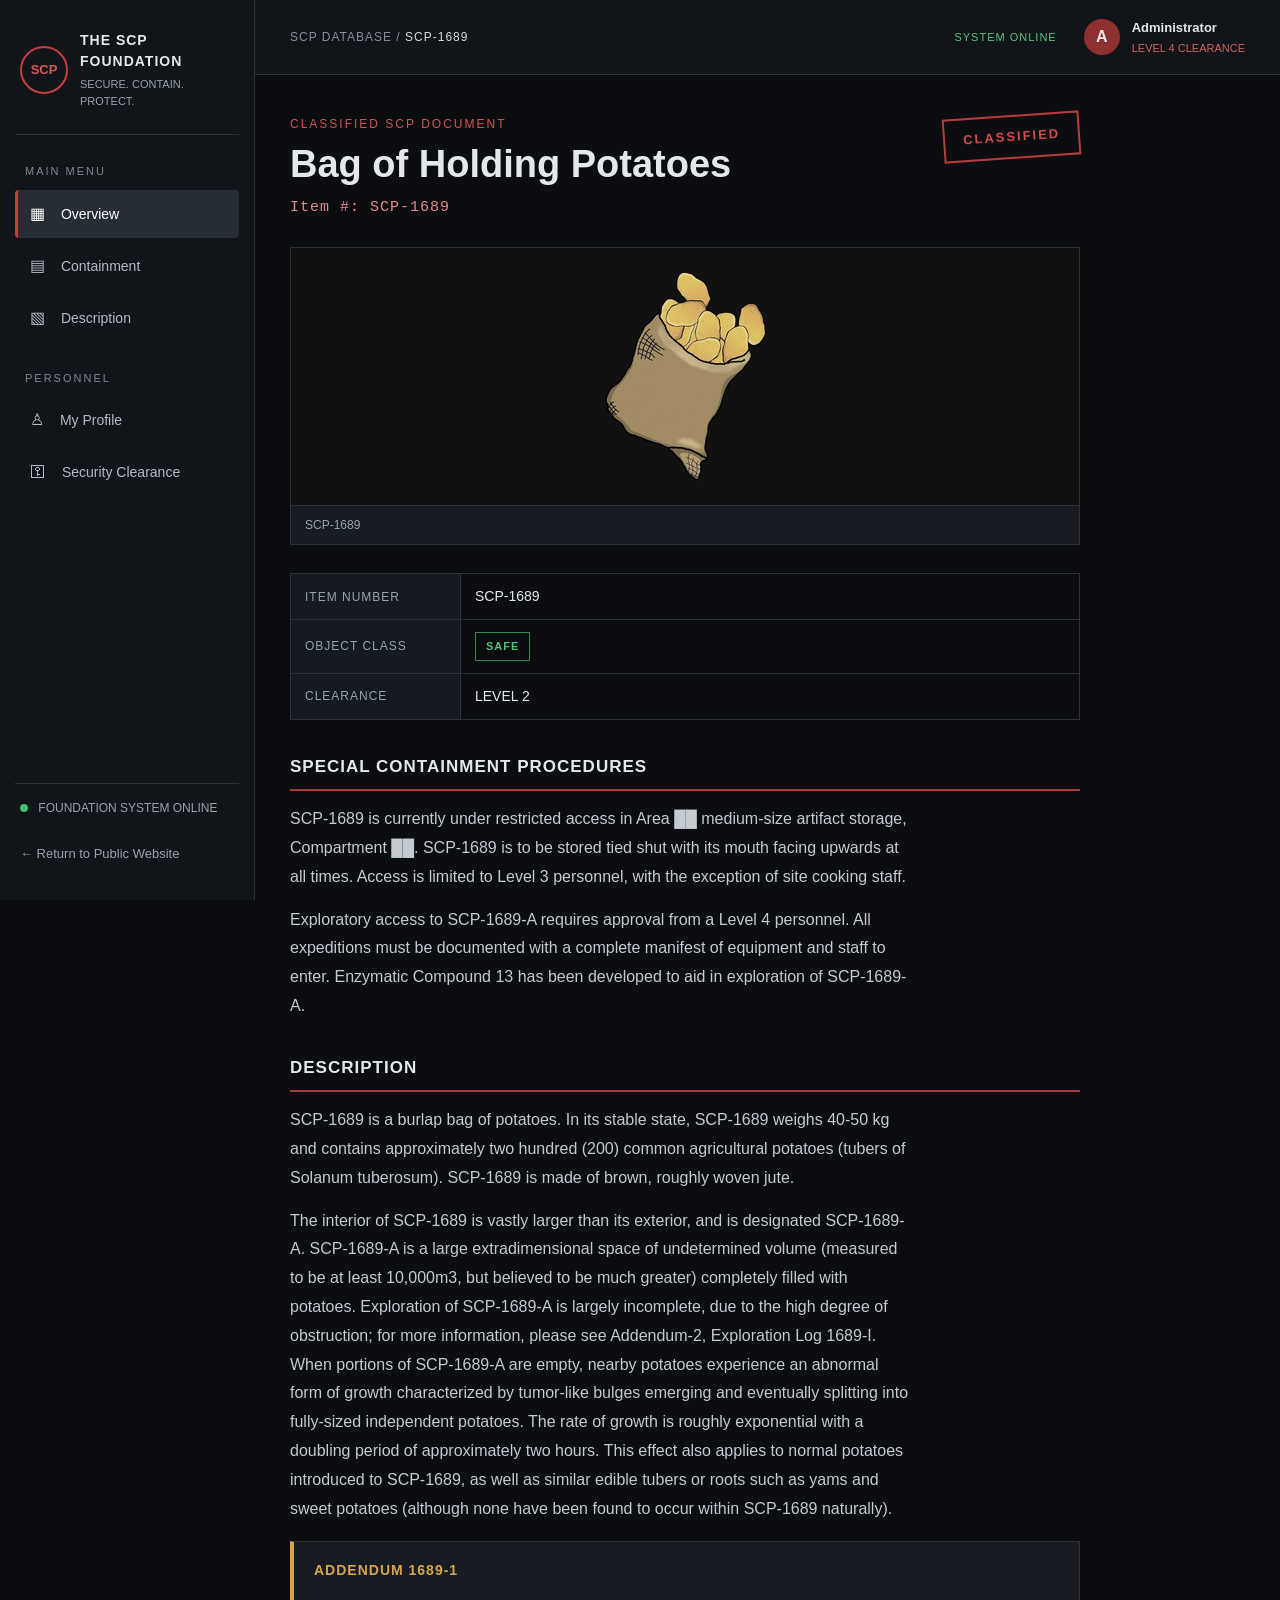
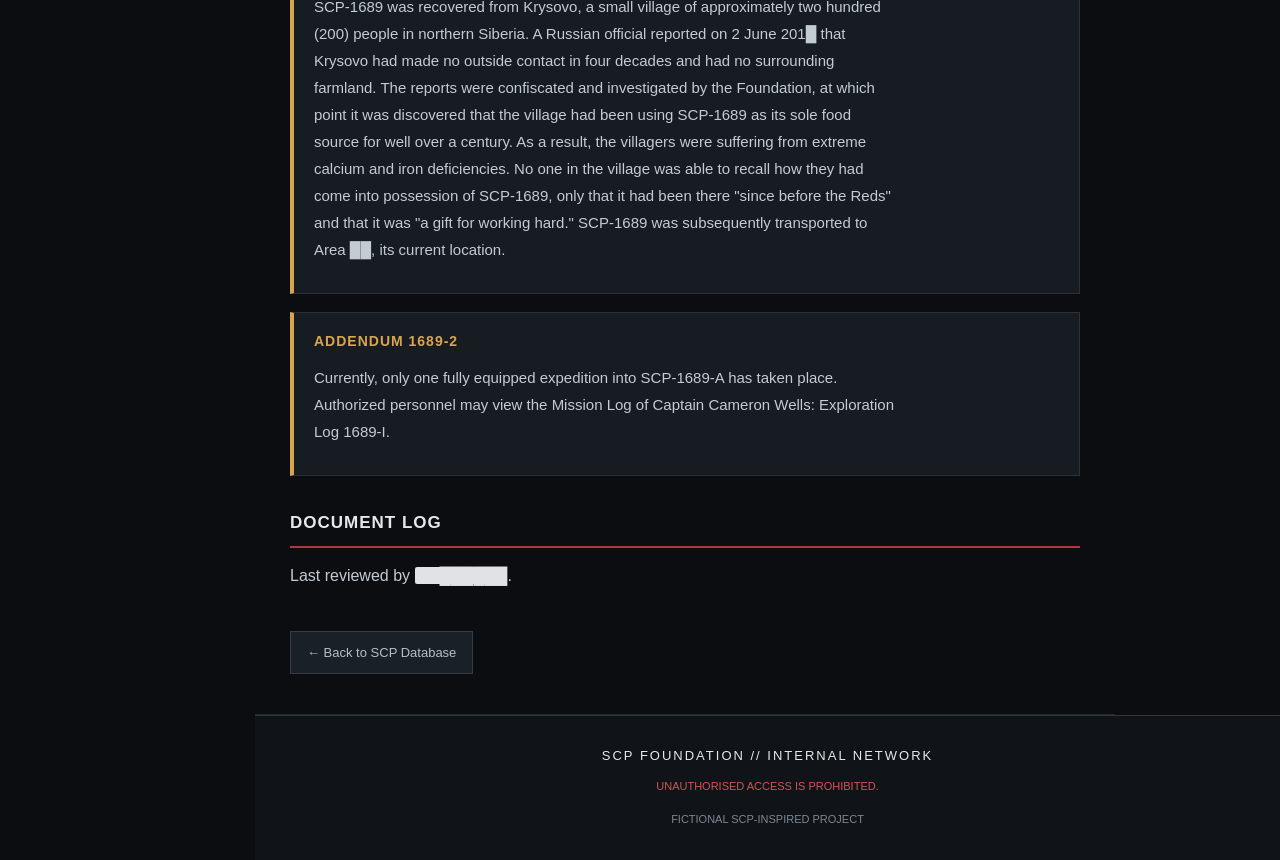
<file: Project 2/scp-pages/Safe/SCP-1689/scp-1689.html>
<!DOCTYPE html>
<html lang="en">

<head>
    <meta charset="UTF-8">
    <meta name="viewport" content="width=device-width, initial-scale=1.0">

    <meta name="theme-color" content="#080b09">
    <meta name="description" content="SCP-1689 classified file. Fictional SCP Foundation personnel database.">

    <title>SCP-1689 | SCP Foundation</title>

    <link rel="icon" type="image/png" href="../../../455bf47a-a993-4ed3-8f72-e291ab07164c.png">
    <link rel="stylesheet" href="../../scppages.css">
</head>

<body>

    <div class="dashboard">

        <!-- =================================
             SIDEBAR
        ================================== -->

        <aside class="sidebar" id="sidebar">

            <div class="brand">

                <div class="scp-symbol">SCP</div>

                <div>
                    <h2>THE SCP FOUNDATION</h2>
                    <p>SECURE. CONTAIN. PROTECT.</p>
                </div>

            </div>

            <div class="side-label">MAIN MENU</div>

            <nav class="side-navigation">

                <a href="#overview" class="nav-link active">
                    <span>▦</span> Overview
                </a>

                <a href="#containment" class="nav-link">
                    <span>▤</span> Containment
                </a>

                <a href="#description" class="nav-link">
                    <span>▧</span> Description
                </a>

            </nav>


            <div class="side-label">PERSONNEL</div>

            <nav class="side-navigation">

                <a href="../../../dashboard/dashboard.html#profile" class="nav-link">
                    <span>♙</span> My Profile
                </a>

                <a href="../../../dashboard/dashboard.html#security" class="nav-link">
                    <span>⚿</span> Security Clearance
                </a>

            </nav>


            <div class="sidebar-bottom">

                <div class="system-status">
                    <span class="status-dot"></span>
                    FOUNDATION SYSTEM ONLINE
                </div>

                <a href="../../../index.html" class="logout">
                    ← Return to Public Website
                </a>

            </div>

        </aside>


        <!-- =================================
             MAIN CONTENT
        ================================== -->

        <main class="main-content">


            <!-- TOP BAR -->

            <header class="topbar">

                <button
                    class="menu-toggle"
                    id="menuToggle"
                    type="button"
                    aria-label="Toggle navigation"
                    aria-controls="sidebar"
                    aria-expanded="false"
                >
                    ☰
                </button>

                <div class="breadcrumb">
                    <a href="../../../dashboard/dashboard.html#database">SCP DATABASE</a> /
                    <span>SCP-1689</span>
                </div>

                <div class="topbar-right">

                    <span class="online-indicator">
                        SYSTEM ONLINE
                    </span>

                    <div class="user-avatar">A</div>

                    <div class="user-details">
                        <strong>Administrator</strong>
                        <small>LEVEL 4 CLEARANCE</small>
                    </div>

                </div>

            </header>


            <!-- =================================
                 SCP ARTICLE
            ================================== -->

            <article class="page-section article" id="overview">

                <div class="doc-header">

                    <div>

                        <p class="eyebrow">
                            CLASSIFIED SCP DOCUMENT
                        </p>

                        <h1>Bag of Holding Potatoes</h1>

                        <p class="doc-id">Item #: SCP-1689</p>

                    </div>

                    <div class="classified-stamp">
                        CLASSIFIED
                    </div>

                </div>


                <!-- IMAGE -->

                <figure class="doc-figure">

                    <div class="scp-card-image-container">

                        <img
                            class="scp-card-image"
                            src="scp-1689.png"
                            alt="SCP-1689"
                            onerror="this.style.display='none';this.parentElement.insertAdjacentHTML('beforeend','<div class=&quot;scp-image-placeholder&quot;><span class=&quot;placeholder-symbol&quot;>?</span><span>IMAGE UNAVAILABLE</span><small>SAFE CLASSIFIED FILE</small></div>')"
                        >

                    </div>

                    <figcaption>SCP-1689</figcaption>

                </figure>


                <!-- FILE INFORMATION -->

                <table class="info-table">
                    <tr><th>ITEM NUMBER</th><td>SCP-1689</td></tr>
                    <tr><th>OBJECT CLASS</th><td><span class="class-tag safe">SAFE</span></td></tr>
                    <tr><th>CLEARANCE</th><td>LEVEL 2</td></tr>
                </table>


                <!-- CONTAINMENT -->

                <section class="doc-section" id="containment">

                        <h2>SPECIAL CONTAINMENT PROCEDURES</h2>

                        <p>SCP-1689 is currently under restricted access in Area ██ medium-size artifact storage, Compartment ██. SCP-1689 is to be stored tied shut with its mouth facing upwards at all times. Access is limited to Level 3 personnel, with the exception of site cooking staff.</p>
<p>Exploratory access to SCP-1689-A requires approval from a Level 4 personnel. All expeditions must be documented with a complete manifest of equipment and staff to enter. Enzymatic Compound 13 has been developed to aid in exploration of SCP-1689-A.</p>


                </section>


                <!-- DESCRIPTION -->

                <section class="doc-section" id="description">

                    <h2>DESCRIPTION</h2>

                        <p>SCP-1689 is a burlap bag of potatoes. In its stable state, SCP-1689 weighs 40-50 kg and contains approximately two hundred (200) common agricultural potatoes (tubers of Solanum tuberosum). SCP-1689 is made of brown, roughly woven jute.</p>
<p>The interior of SCP-1689 is vastly larger than its exterior, and is designated SCP-1689-A. SCP-1689-A is a large extradimensional space of undetermined volume (measured to be at least 10,000m3, but believed to be much greater) completely filled with potatoes. Exploration of SCP-1689-A is largely incomplete, due to the high degree of obstruction; for more information, please see Addendum-2, Exploration Log 1689-I. When portions of SCP-1689-A are empty, nearby potatoes experience an abnormal form of growth characterized by tumor-like bulges emerging and eventually splitting into fully-sized independent potatoes. The rate of growth is roughly exponential with a doubling period of approximately two hours. This effect also applies to normal potatoes introduced to SCP-1689, as well as similar edible tubers or roots such as yams and sweet potatoes (although none have been found to occur within SCP-1689 naturally).</p>



                    <div class="addendum">

                        <h3>ADDENDUM 1689-1</h3>

                        <div class="log-scroll">

                            <div class="log-text">
<p>SCP-1689 was recovered from Krysovo, a small village of approximately two hundred (200) people in northern Siberia. A Russian official reported on 2 June 201█ that Krysovo had made no outside contact in four decades and had no surrounding farmland. The reports were confiscated and investigated by the Foundation, at which point it was discovered that the village had been using SCP-1689 as its sole food source for well over a century. As a result, the villagers were suffering from extreme calcium and iron deficiencies. No one in the village was able to recall how they had come into possession of SCP-1689, only that it had been there "since before the Reds" and that it was "a gift for working hard." SCP-1689 was subsequently transported to Area ██, its current location.</p>
</div>

                        </div>

                    </div>

                    <div class="addendum">

                        <h3>ADDENDUM 1689-2</h3>

                        <div class="log-scroll">

                            <div class="log-text">
<p>Currently, only one fully equipped expedition into SCP-1689-A has taken place. Authorized personnel may view the Mission Log of Captain Cameron Wells: Exploration Log 1689-I.</p>
</div>

                        </div>

                    </div>

                </section>


                <!-- DOCUMENT LOG -->

                <section class="doc-section">

                    <h2>DOCUMENT LOG</h2>

                    <p>
                        Last reviewed by
                        <span class="redacted">Dr. ██████</span>.
                    </p>

                </section>


                <nav class="doc-nav">
                    <a href="../../../dashboard/dashboard.html#database">← Back to SCP Database</a>
                </nav>

            </article>


            <!-- =================================
                 FOOTER
            ================================== -->

            <footer>

                <div>
                    SCP FOUNDATION // INTERNAL NETWORK
                </div>

                <p>
                    UNAUTHORISED ACCESS IS PROHIBITED.
                </p>

                <small>
                    FICTIONAL SCP-INSPIRED PROJECT
                </small>

            </footer>

        </main>

    </div>


    <script>
        const menuToggle = document.getElementById("menuToggle");
        const sidebar = document.getElementById("sidebar");

        function setMenu(open) {
            sidebar.classList.toggle("open", open);
            menuToggle.setAttribute("aria-expanded", String(open));
        }

        menuToggle.addEventListener("click", () => {
            setMenu(!sidebar.classList.contains("open"));
        });

        document.querySelectorAll(".sidebar a").forEach(link => {
            link.addEventListener("click", () => {
                setMenu(false);

                if ((link.getAttribute("href") || "").startsWith("#")) {
                    document.querySelectorAll(".sidebar .nav-link").forEach(item => {
                        item.classList.remove("active");
                    });
                    link.classList.add("active");
                }
            });
        });
    </script>

</body>

</html>
</file>
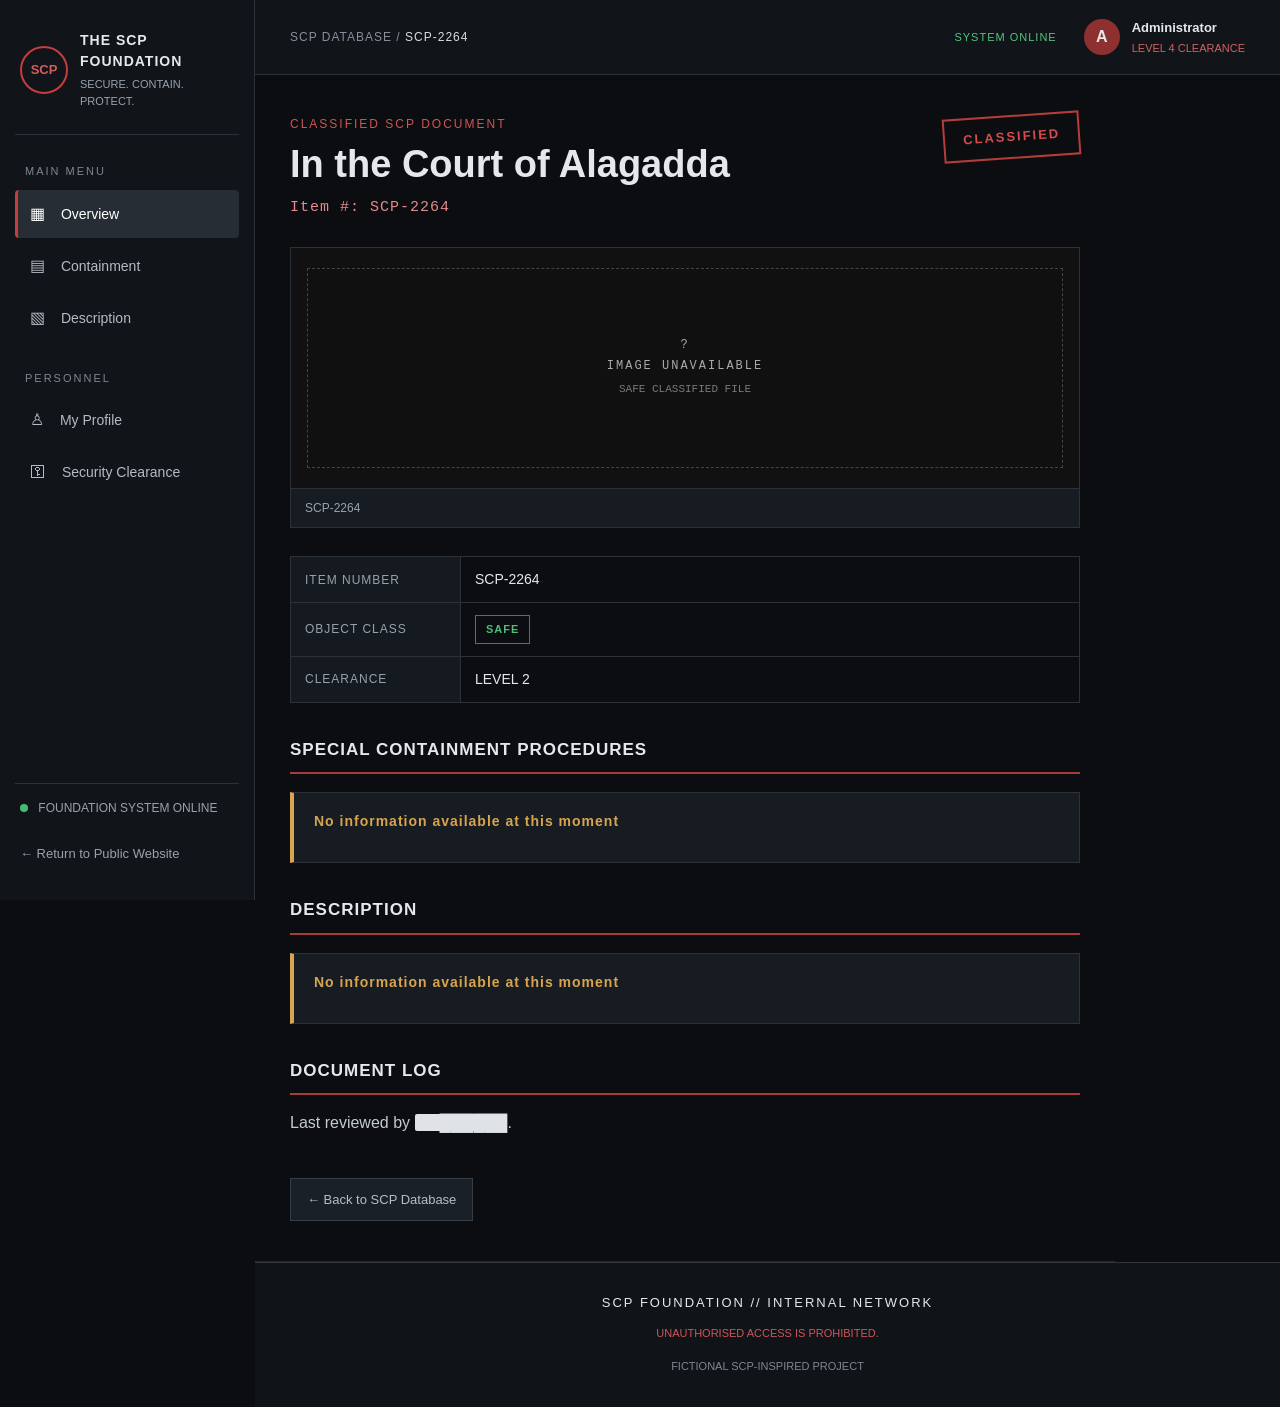
<file: Project 2/scp-pages/Safe/SCP-2264/scp-2264.html>
<!DOCTYPE html>
<html lang="en">

<head>
    <meta charset="UTF-8">
    <meta name="viewport" content="width=device-width, initial-scale=1.0">

    <meta name="theme-color" content="#080b09">
    <meta name="description" content="SCP-2264 classified file. Fictional SCP Foundation personnel database.">

    <title>SCP-2264 | SCP Foundation</title>

    <link rel="icon" type="image/png" href="../../../455bf47a-a993-4ed3-8f72-e291ab07164c.png">
    <link rel="stylesheet" href="../../scppages.css">
</head>

<body>

    <div class="dashboard">

        <!-- =================================
             SIDEBAR
        ================================== -->

        <aside class="sidebar" id="sidebar">

            <div class="brand">

                <div class="scp-symbol">SCP</div>

                <div>
                    <h2>THE SCP FOUNDATION</h2>
                    <p>SECURE. CONTAIN. PROTECT.</p>
                </div>

            </div>

            <div class="side-label">MAIN MENU</div>

            <nav class="side-navigation">

                <a href="#overview" class="nav-link active">
                    <span>▦</span> Overview
                </a>

                <a href="#containment" class="nav-link">
                    <span>▤</span> Containment
                </a>

                <a href="#description" class="nav-link">
                    <span>▧</span> Description
                </a>

            </nav>


            <div class="side-label">PERSONNEL</div>

            <nav class="side-navigation">

                <a href="../../../dashboard/dashboard.html#profile" class="nav-link">
                    <span>♙</span> My Profile
                </a>

                <a href="../../../dashboard/dashboard.html#security" class="nav-link">
                    <span>⚿</span> Security Clearance
                </a>

            </nav>


            <div class="sidebar-bottom">

                <div class="system-status">
                    <span class="status-dot"></span>
                    FOUNDATION SYSTEM ONLINE
                </div>

                <a href="../../../index.html" class="logout">
                    ← Return to Public Website
                </a>

            </div>

        </aside>


        <!-- =================================
             MAIN CONTENT
        ================================== -->

        <main class="main-content">


            <!-- TOP BAR -->

            <header class="topbar">

                <button
                    class="menu-toggle"
                    id="menuToggle"
                    type="button"
                    aria-label="Toggle navigation"
                    aria-controls="sidebar"
                    aria-expanded="false"
                >
                    ☰
                </button>

                <div class="breadcrumb">
                    <a href="../../../dashboard/dashboard.html#database">SCP DATABASE</a> /
                    <span>SCP-2264</span>
                </div>

                <div class="topbar-right">

                    <span class="online-indicator">
                        SYSTEM ONLINE
                    </span>

                    <div class="user-avatar">A</div>

                    <div class="user-details">
                        <strong>Administrator</strong>
                        <small>LEVEL 4 CLEARANCE</small>
                    </div>

                </div>

            </header>


            <!-- =================================
                 SCP ARTICLE
            ================================== -->

            <article class="page-section article" id="overview">

                <div class="doc-header">

                    <div>

                        <p class="eyebrow">
                            CLASSIFIED SCP DOCUMENT
                        </p>

                        <h1>In the Court of Alagadda</h1>

                        <p class="doc-id">Item #: SCP-2264</p>

                    </div>

                    <div class="classified-stamp">
                        CLASSIFIED
                    </div>

                </div>


                <!-- IMAGE -->

                <figure class="doc-figure">

                    <div class="scp-card-image-container">

                        <div class="scp-image-placeholder"><span class="placeholder-symbol">?</span><span>IMAGE UNAVAILABLE</span><small>SAFE CLASSIFIED FILE</small></div>

                    </div>

                    <figcaption>SCP-2264</figcaption>

                </figure>


                <!-- FILE INFORMATION -->

                <table class="info-table">
                    <tr><th>ITEM NUMBER</th><td>SCP-2264</td></tr>
                    <tr><th>OBJECT CLASS</th><td><span class="class-tag safe">SAFE</span></td></tr>
                    <tr><th>CLEARANCE</th><td>LEVEL 2</td></tr>
                </table>


                <!-- CONTAINMENT -->

                <section class="doc-section" id="containment">

                        <h2>SPECIAL CONTAINMENT PROCEDURES</h2>
                        <div class="addendum">
                            <h3>No information available at this moment</h3>
                        </div>


                </section>


                <!-- DESCRIPTION -->

                <section class="doc-section" id="description">

                        <h2>DESCRIPTION</h2>
                            <div class="addendum">
                                <h3>No information available at this moment</h3>
                            </div>



                </section>


                <!-- DOCUMENT LOG -->

                <section class="doc-section">

                    <h2>DOCUMENT LOG</h2>

                    <p>
                        Last reviewed by
                        <span class="redacted">Dr. ██████</span>.
                    </p>

                </section>


                <nav class="doc-nav">
                    <a href="../../../dashboard/dashboard.html#database">← Back to SCP Database</a>
                </nav>

            </article>


            <!-- =================================
                 FOOTER
            ================================== -->

            <footer>

                <div>
                    SCP FOUNDATION // INTERNAL NETWORK
                </div>

                <p>
                    UNAUTHORISED ACCESS IS PROHIBITED.
                </p>

                <small>
                    FICTIONAL SCP-INSPIRED PROJECT
                </small>

            </footer>

        </main>

    </div>


    <script>
        const menuToggle = document.getElementById("menuToggle");
        const sidebar = document.getElementById("sidebar");

        function setMenu(open) {
            sidebar.classList.toggle("open", open);
            menuToggle.setAttribute("aria-expanded", String(open));
        }

        menuToggle.addEventListener("click", () => {
            setMenu(!sidebar.classList.contains("open"));
        });

        document.querySelectorAll(".sidebar a").forEach(link => {
            link.addEventListener("click", () => {
                setMenu(false);

                if ((link.getAttribute("href") || "").startsWith("#")) {
                    document.querySelectorAll(".sidebar .nav-link").forEach(item => {
                        item.classList.remove("active");
                    });
                    link.classList.add("active");
                }
            });
        });
    </script>

</body>

</html>
</file>
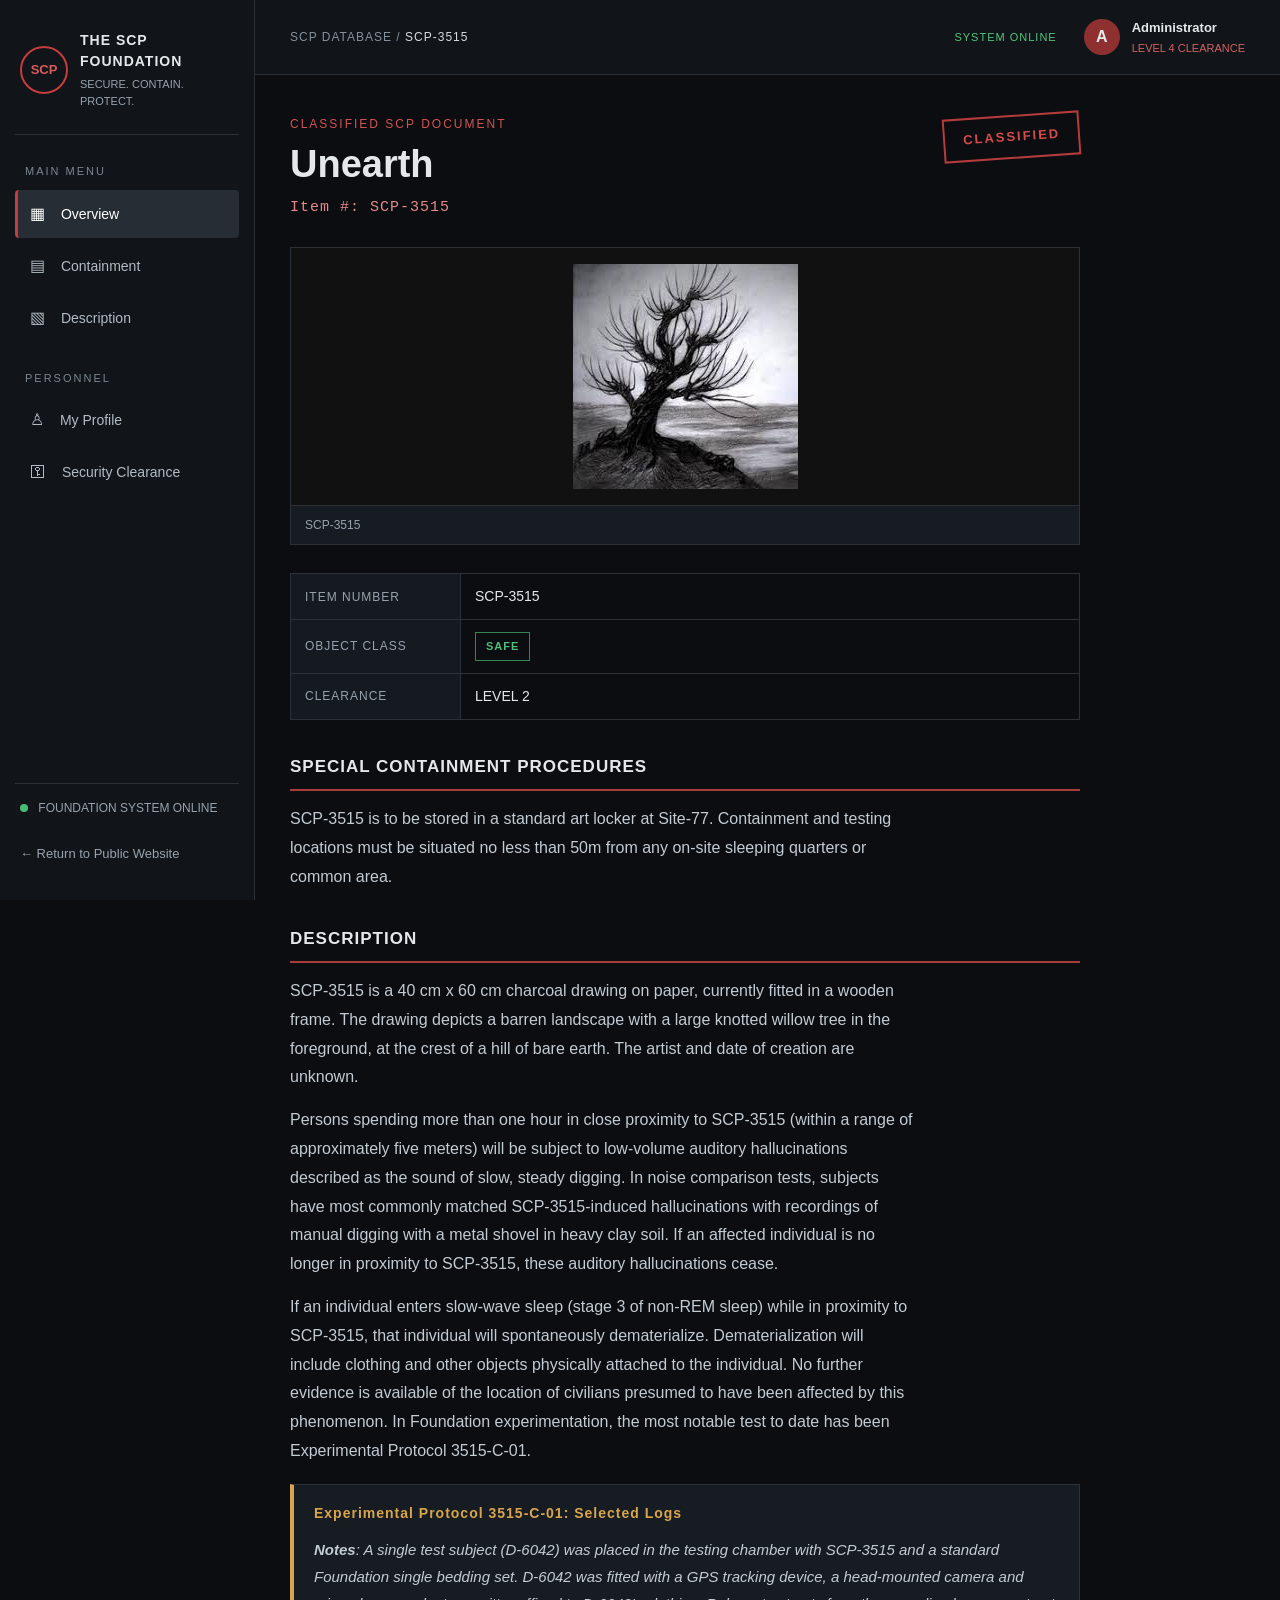
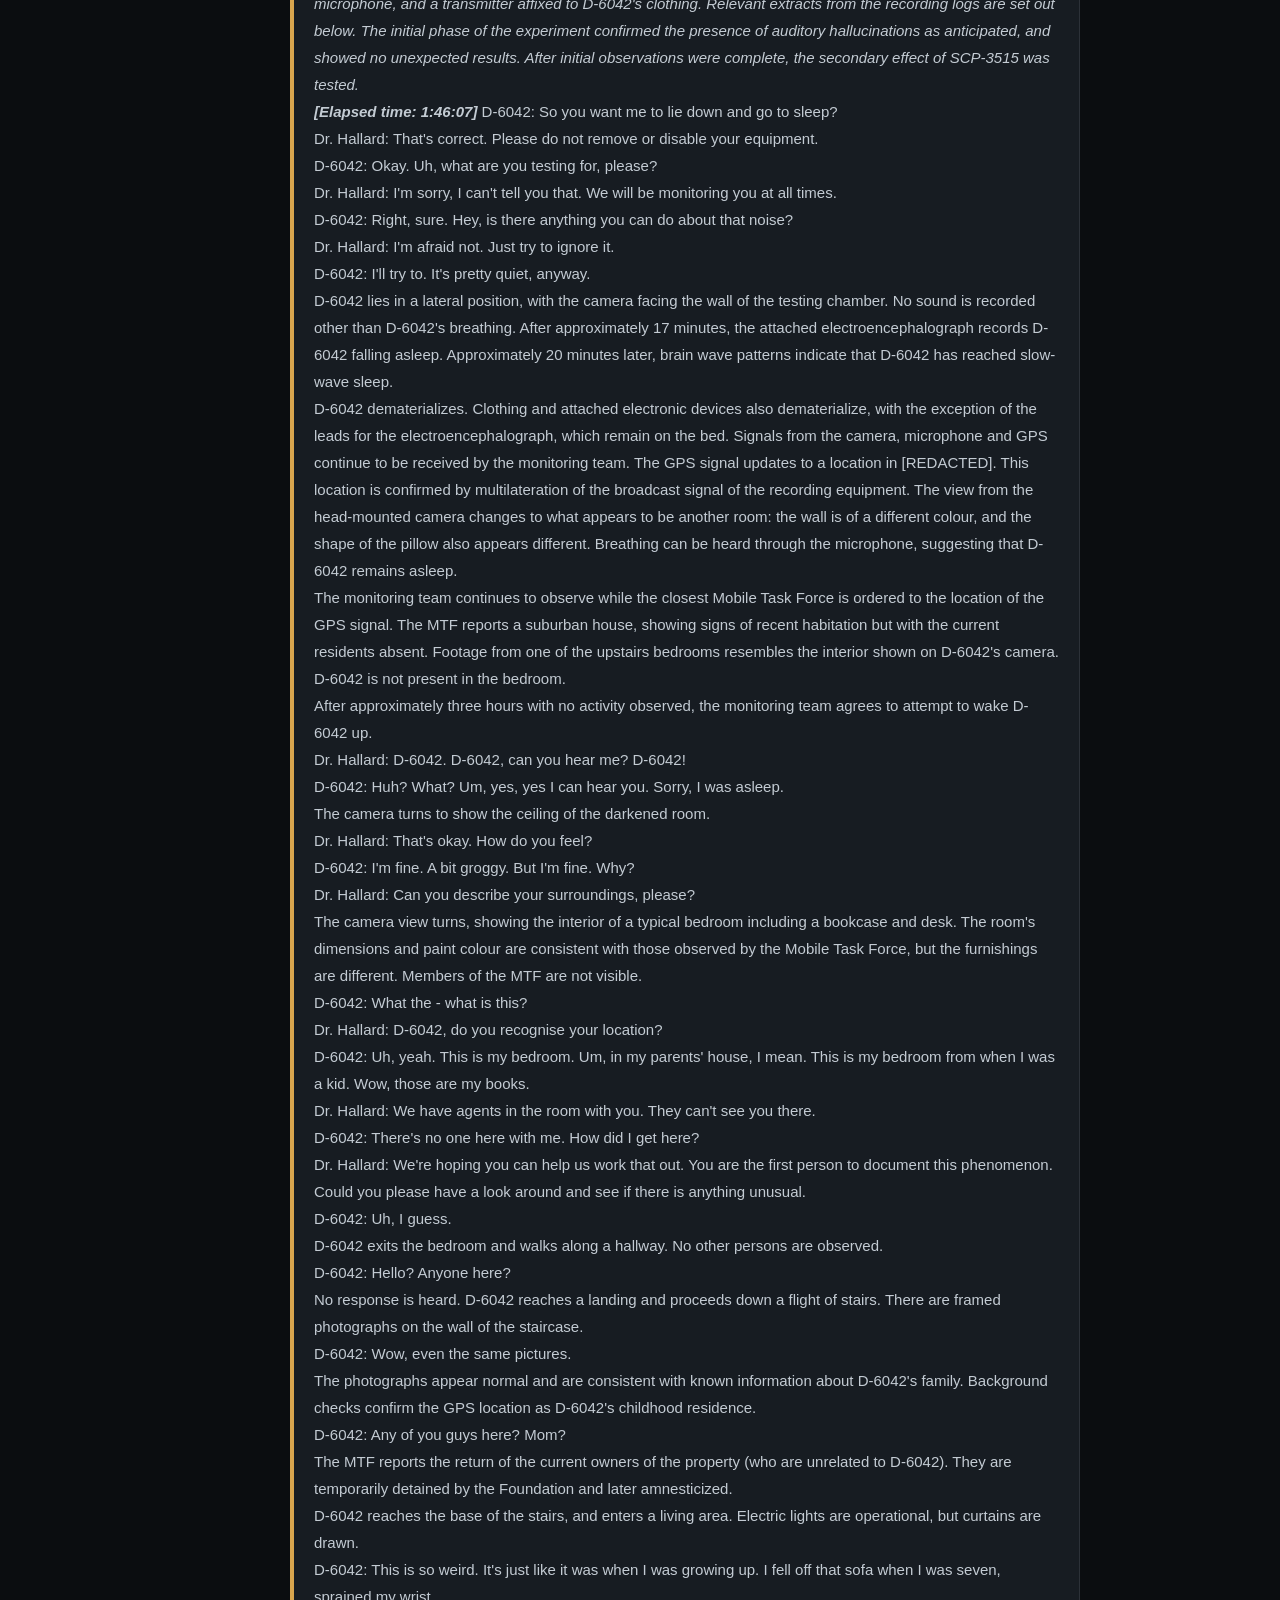
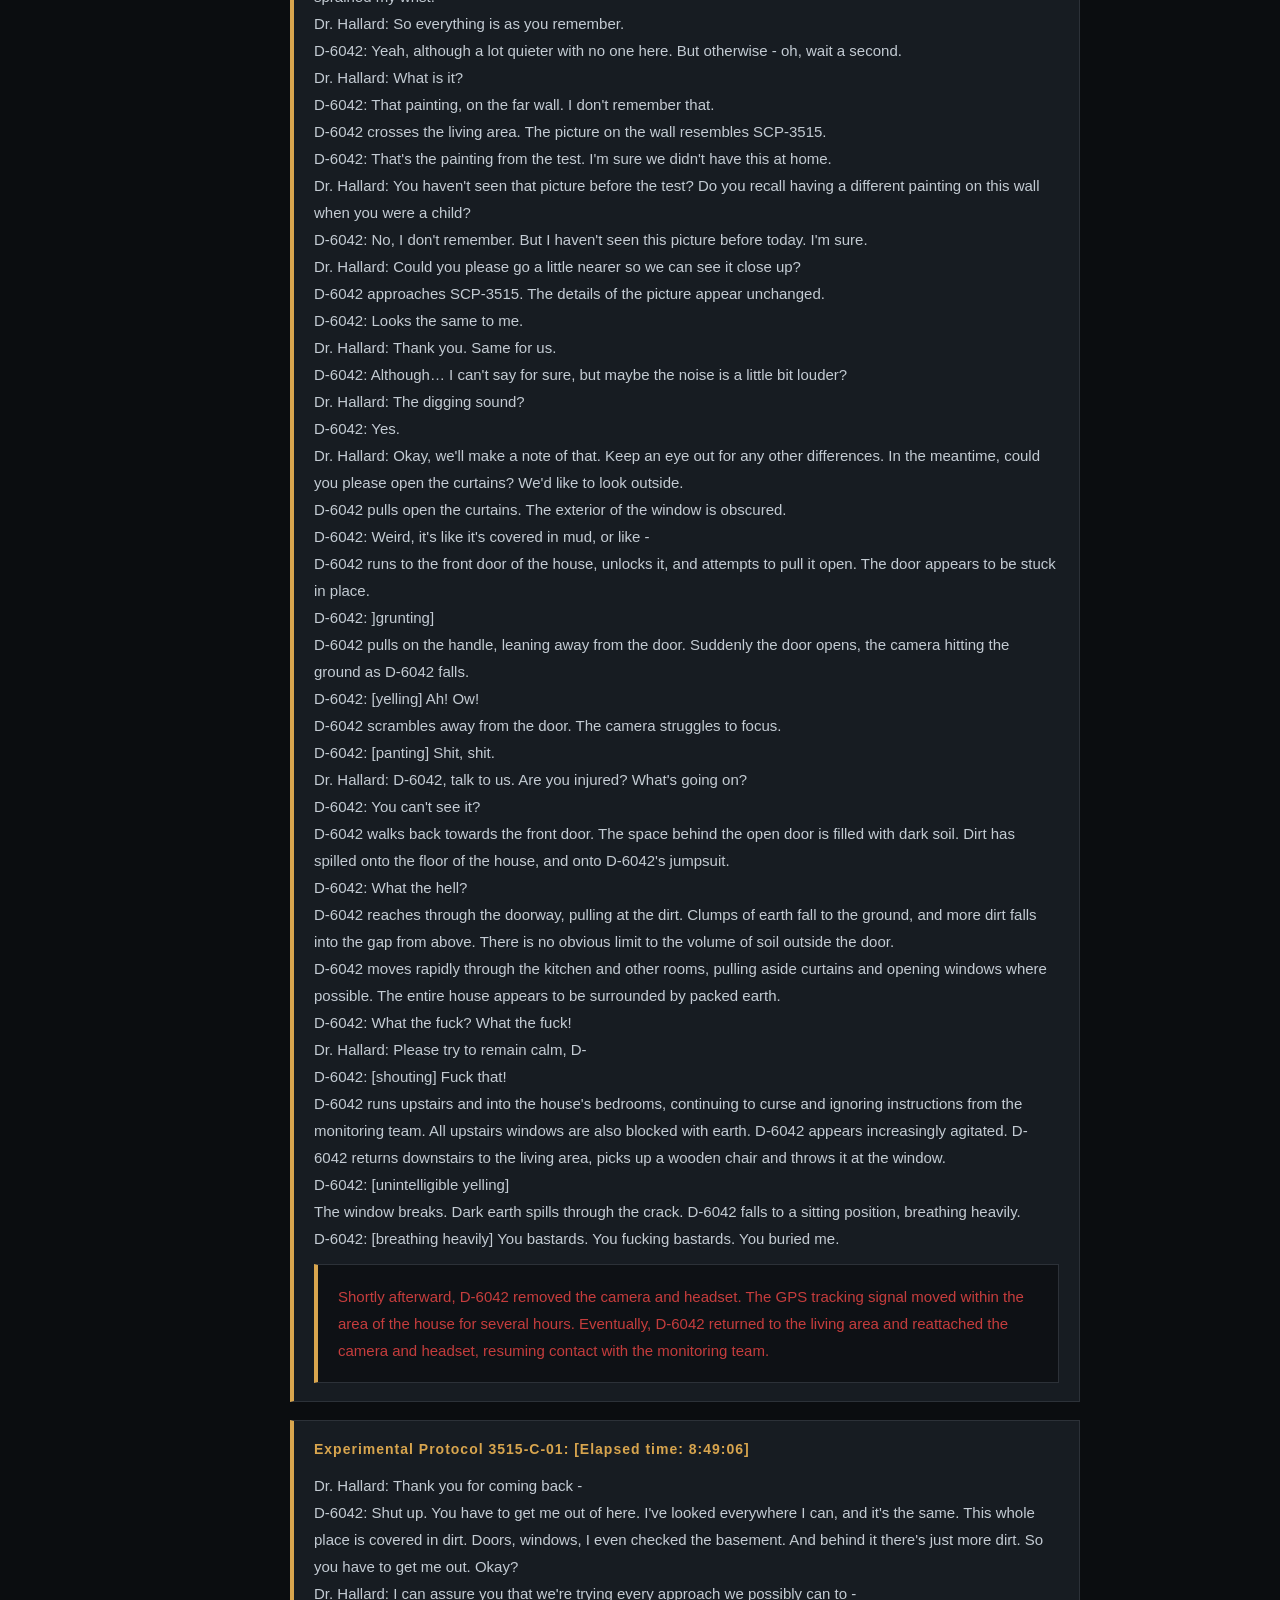
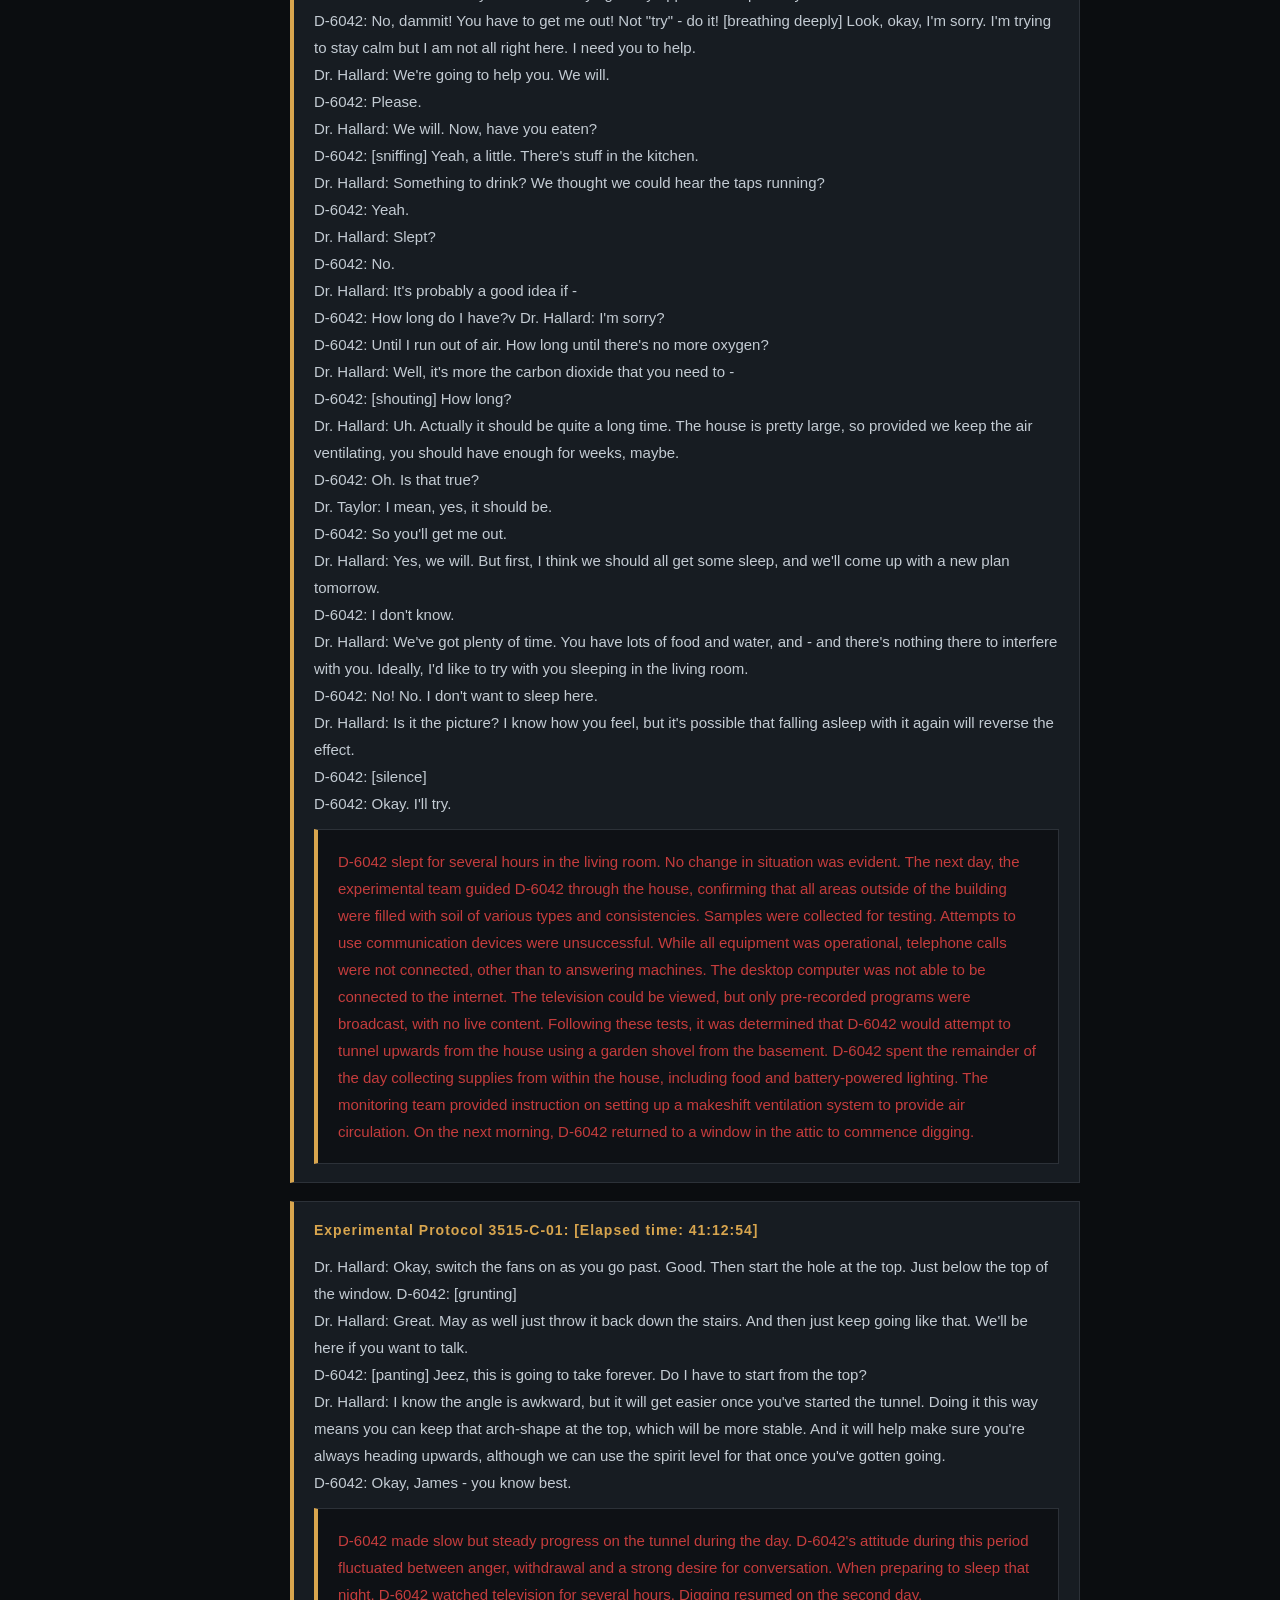
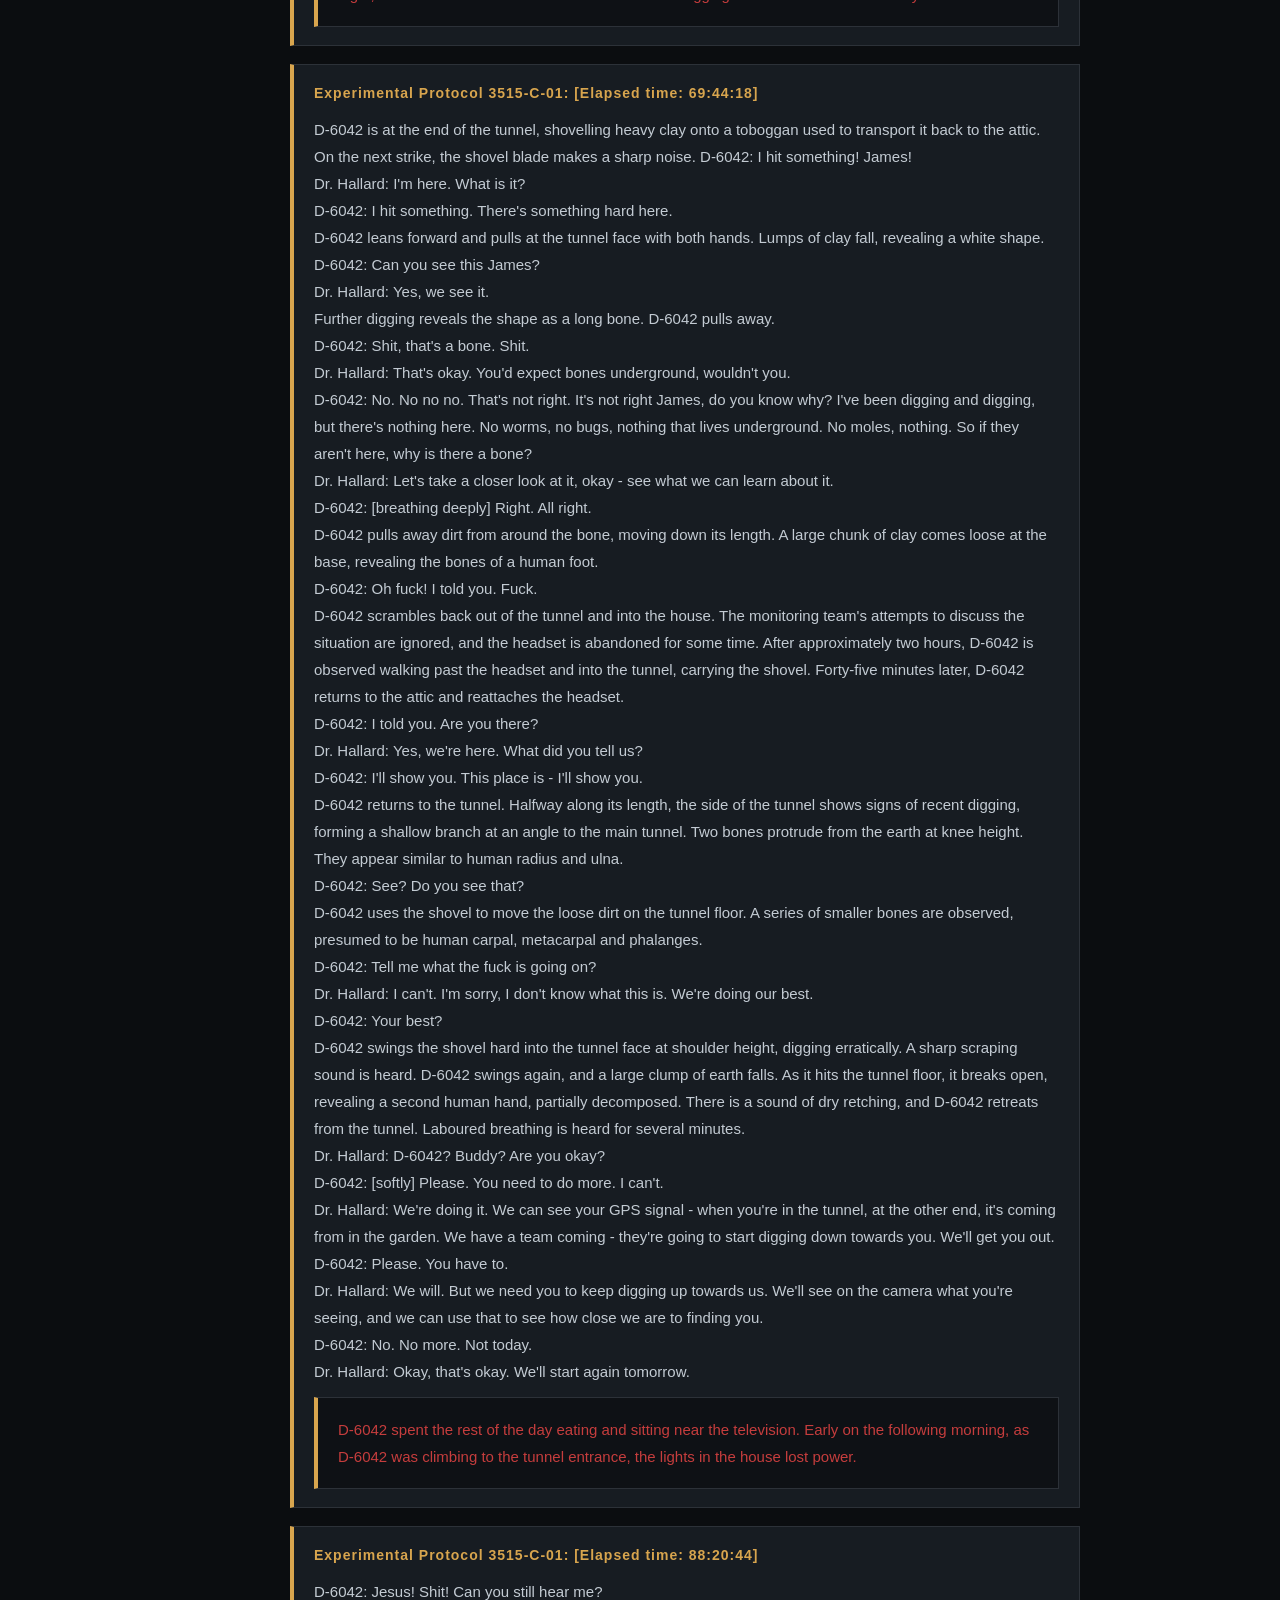
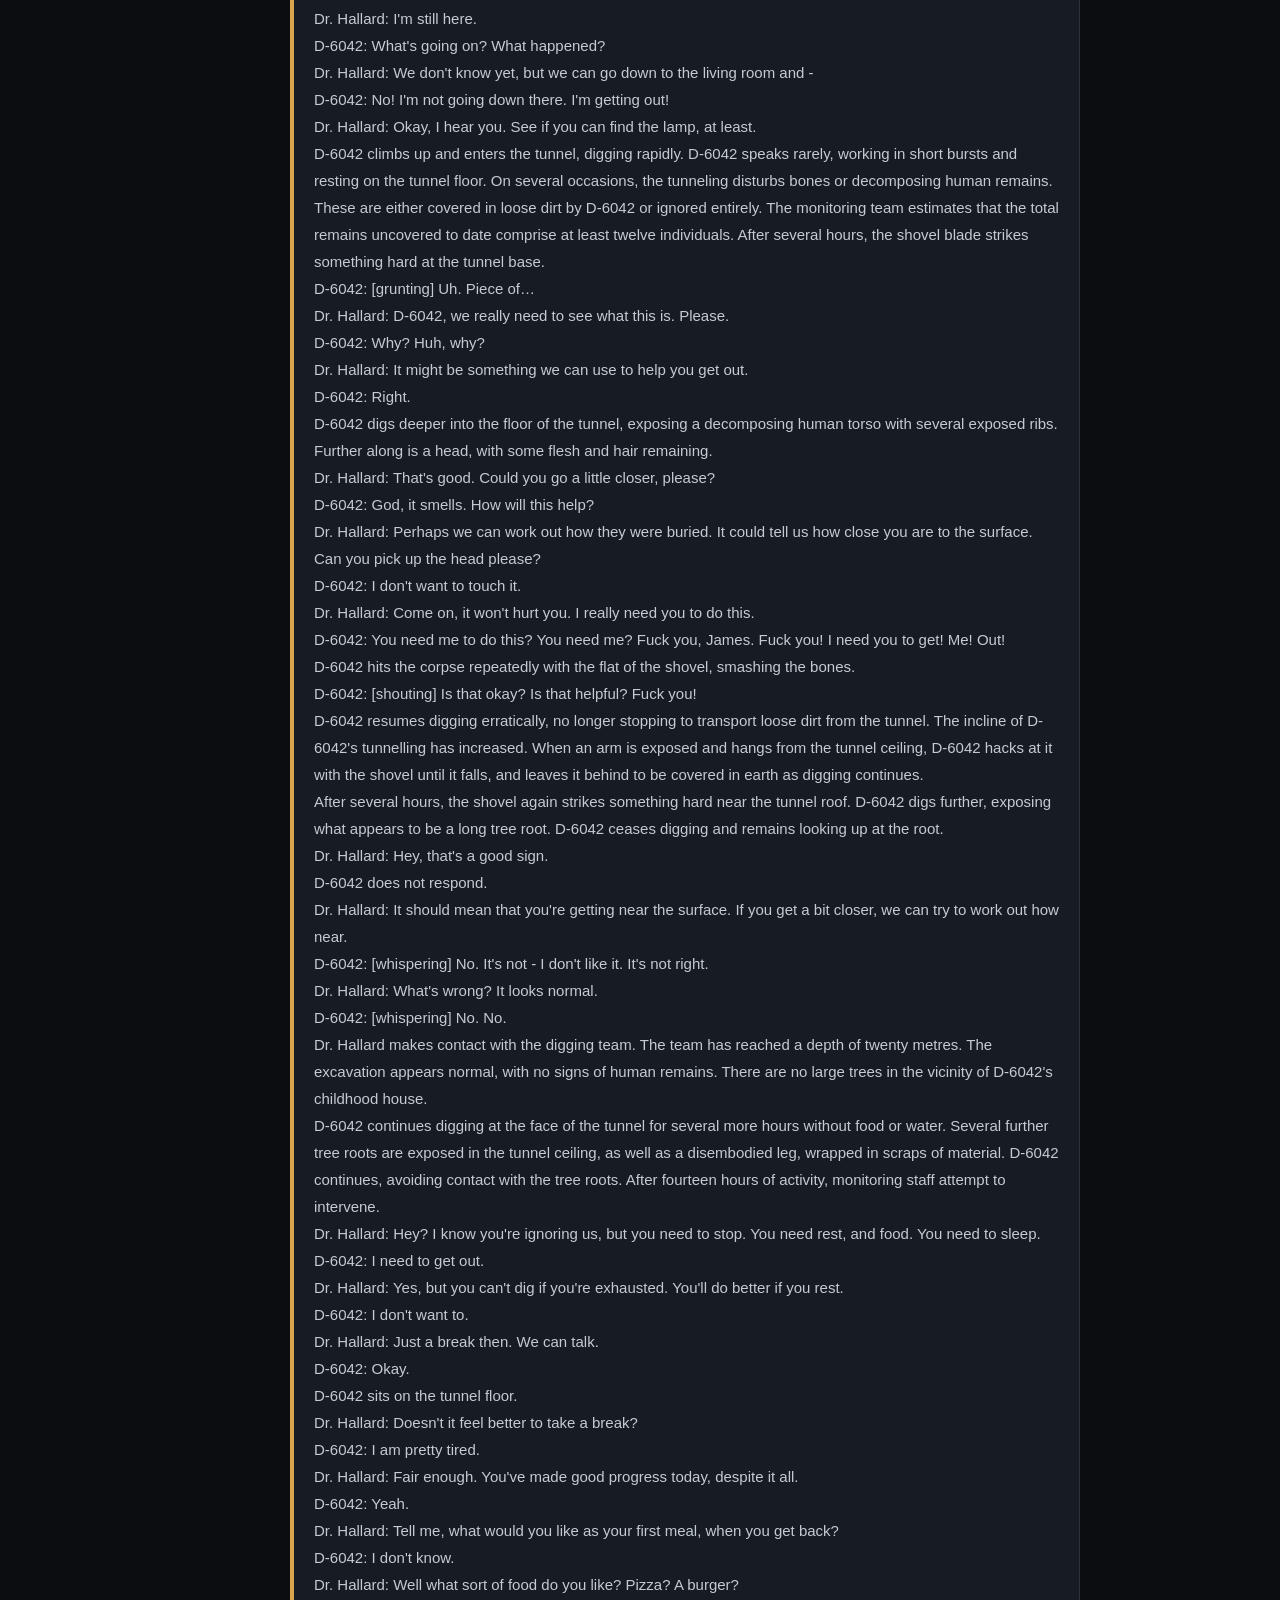
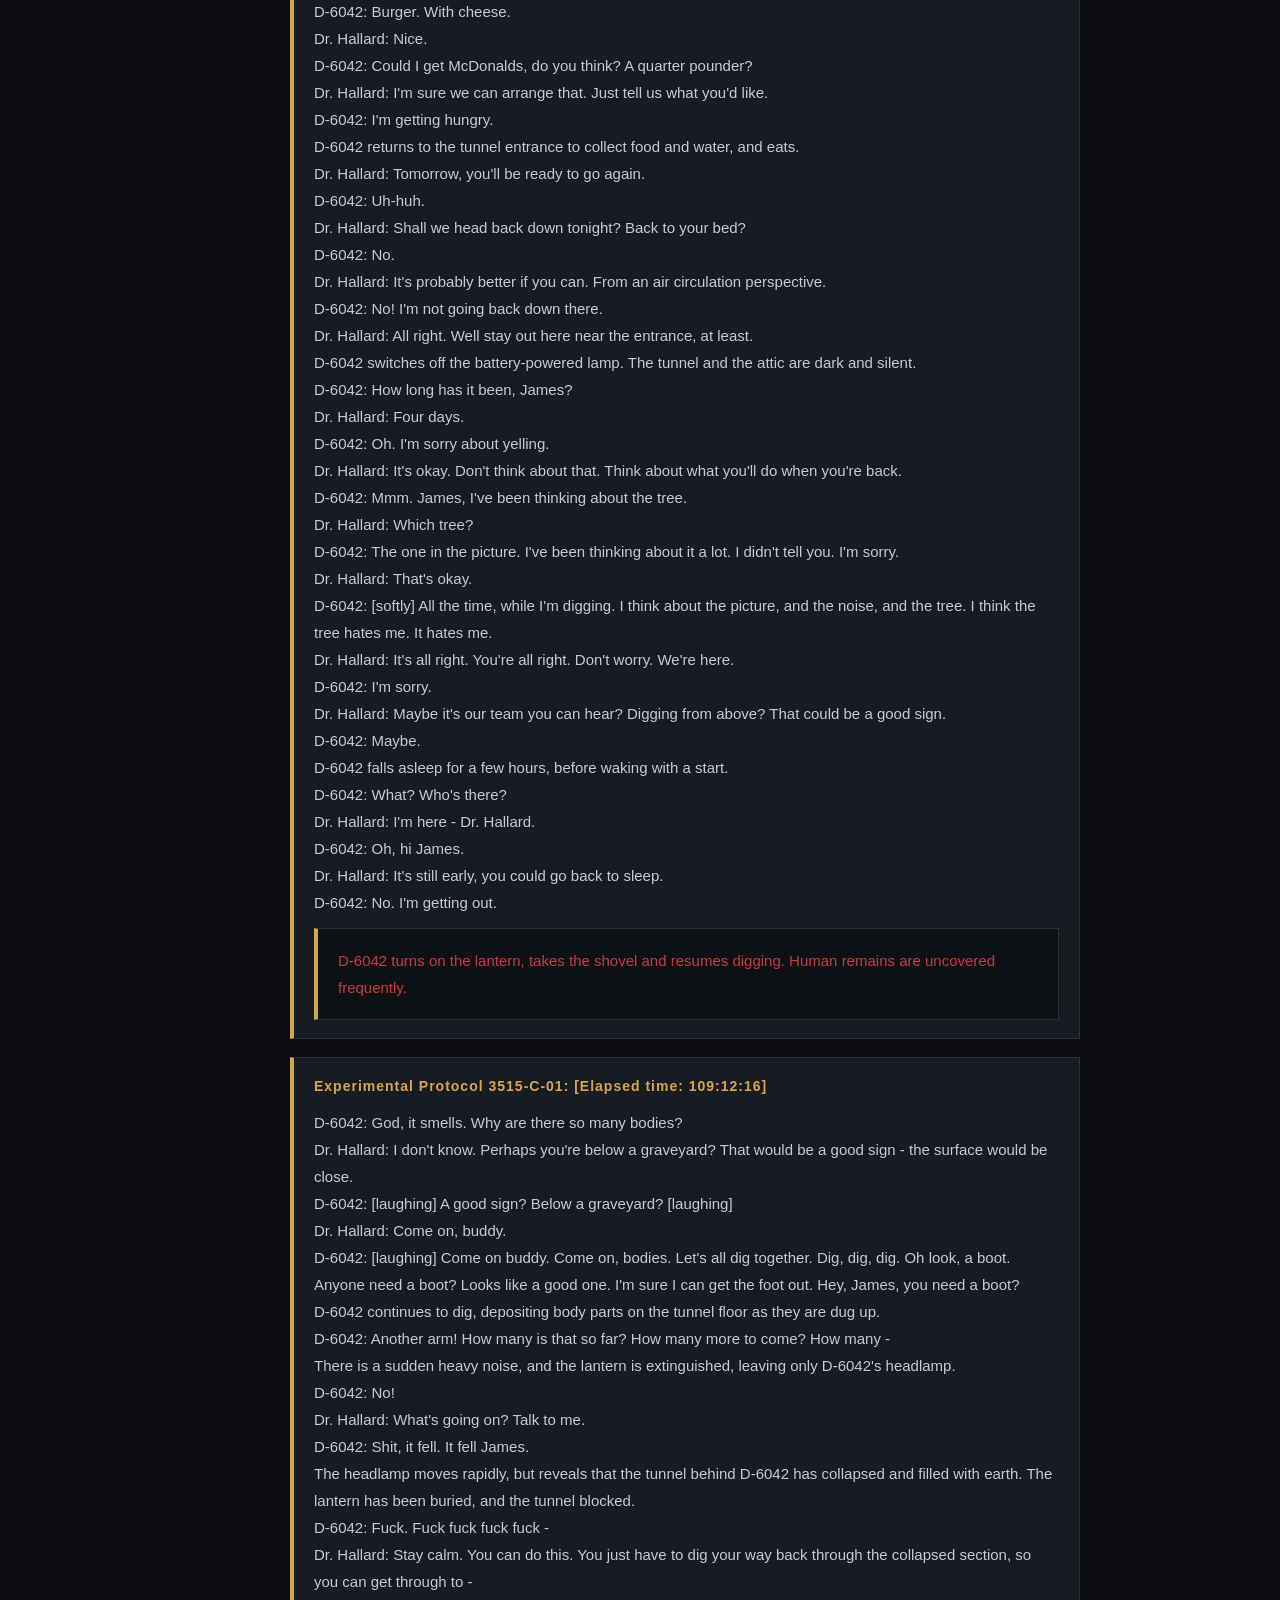
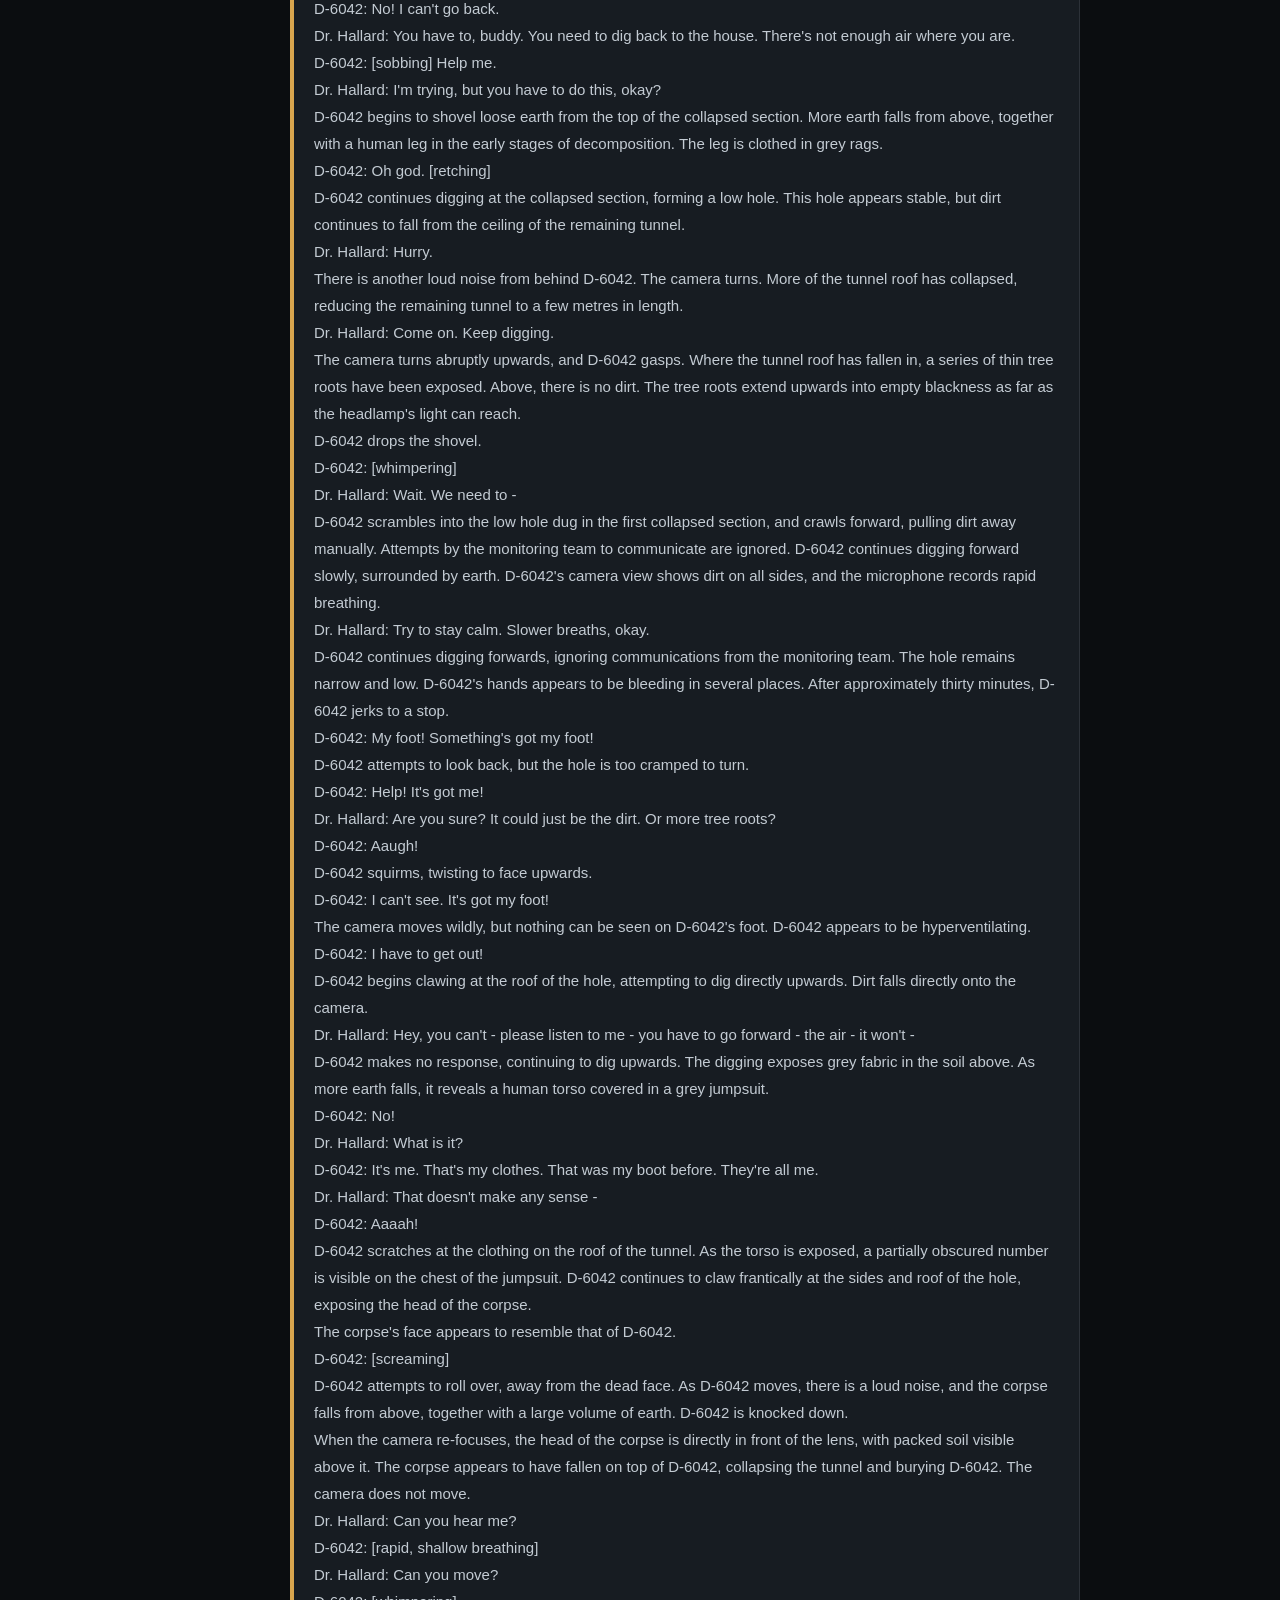
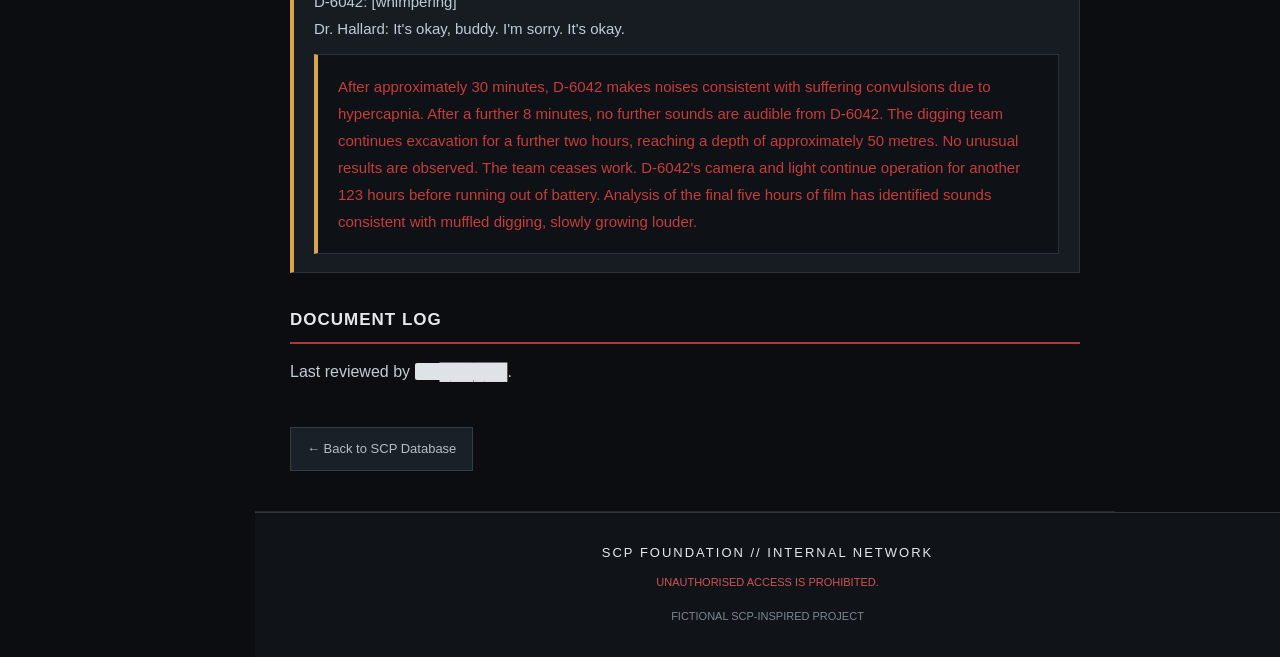
<file: Project 2/scp-pages/Safe/SCP-3515/scp-3515.html>
<!DOCTYPE html>
<html lang="en">

<head>
    <meta charset="UTF-8">
    <meta name="viewport" content="width=device-width, initial-scale=1.0">

    <meta name="theme-color" content="#080b09">
    <meta name="description" content="SCP-3515 classified file. Fictional SCP Foundation personnel database.">

    <title>SCP-3515 | SCP Foundation</title>

    <link rel="icon" type="image/png" href="../../../455bf47a-a993-4ed3-8f72-e291ab07164c.png">
    <link rel="stylesheet" href="../../scppages.css">
</head>

<body>

    <div class="dashboard">

        <!-- =================================
             SIDEBAR
        ================================== -->

        <aside class="sidebar" id="sidebar">

            <div class="brand">

                <div class="scp-symbol">SCP</div>

                <div>
                    <h2>THE SCP FOUNDATION</h2>
                    <p>SECURE. CONTAIN. PROTECT.</p>
                </div>

            </div>

            <div class="side-label">MAIN MENU</div>

            <nav class="side-navigation">

                <a href="#overview" class="nav-link active">
                    <span>▦</span> Overview
                </a>

                <a href="#containment" class="nav-link">
                    <span>▤</span> Containment
                </a>

                <a href="#description" class="nav-link">
                    <span>▧</span> Description
                </a>

            </nav>


            <div class="side-label">PERSONNEL</div>

            <nav class="side-navigation">

                <a href="../../../dashboard/dashboard.html#profile" class="nav-link">
                    <span>♙</span> My Profile
                </a>

                <a href="../../../dashboard/dashboard.html#security" class="nav-link">
                    <span>⚿</span> Security Clearance
                </a>

            </nav>


            <div class="sidebar-bottom">

                <div class="system-status">
                    <span class="status-dot"></span>
                    FOUNDATION SYSTEM ONLINE
                </div>

                <a href="../../../index.html" class="logout">
                    ← Return to Public Website
                </a>

            </div>

        </aside>


        <!-- =================================
             MAIN CONTENT
        ================================== -->

        <main class="main-content">


            <!-- TOP BAR -->

            <header class="topbar">

                <button
                    class="menu-toggle"
                    id="menuToggle"
                    type="button"
                    aria-label="Toggle navigation"
                    aria-controls="sidebar"
                    aria-expanded="false"
                >
                    ☰
                </button>

                <div class="breadcrumb">
                    <a href="../../../dashboard/dashboard.html#database">SCP DATABASE</a> /
                    <span>SCP-3515</span>
                </div>

                <div class="topbar-right">

                    <span class="online-indicator">
                        SYSTEM ONLINE
                    </span>

                    <div class="user-avatar">A</div>

                    <div class="user-details">
                        <strong>Administrator</strong>
                        <small>LEVEL 4 CLEARANCE</small>
                    </div>

                </div>

            </header>


            <!-- =================================
                 SCP ARTICLE
            ================================== -->

            <article class="page-section article" id="overview">

                <div class="doc-header">

                    <div>

                        <p class="eyebrow">
                            CLASSIFIED SCP DOCUMENT
                        </p>

                        <h1>Unearth</h1>

                        <p class="doc-id">Item #: SCP-3515</p>

                    </div>

                    <div class="classified-stamp">
                        CLASSIFIED
                    </div>

                </div>


                <!-- IMAGE -->

                <figure class="doc-figure">

                    <div class="scp-card-image-container">

                        <img
                            class="scp-card-image"
                            src="scp-3515.png"
                            alt="SCP-3515"
                            onerror="this.style.display='none';this.parentElement.insertAdjacentHTML('beforeend','<div class=&quot;scp-image-placeholder&quot;><span class=&quot;placeholder-symbol&quot;>?</span><span>IMAGE UNAVAILABLE</span><small>SAFE CLASSIFIED FILE</small></div>')"
                        >

                    </div>

                    <figcaption>SCP-3515</figcaption>

                </figure>


                <!-- FILE INFORMATION -->

                <table class="info-table">
                    <tr><th>ITEM NUMBER</th><td>SCP-3515</td></tr>
                    <tr><th>OBJECT CLASS</th><td><span class="class-tag safe">SAFE</span></td></tr>
                    <tr><th>CLEARANCE</th><td>LEVEL 2</td></tr>
                </table>


                <!-- CONTAINMENT -->

                <section class="doc-section" id="containment">

                        <h2>SPECIAL CONTAINMENT PROCEDURES</h2>

                        <p>
                            SCP-3515 is to be stored in a standard art locker at Site-77. Containment and testing locations must be situated no less than 50m from any on-site sleeping quarters or common area.
                        </p>


                </section>


                <!-- DESCRIPTION -->

                <section class="doc-section" id="description">

                    <h2>DESCRIPTION</h2>

                        <p>SCP-3515 is a 40 cm x 60 cm charcoal drawing on paper, currently fitted in a wooden frame. The drawing depicts a barren landscape with a large knotted willow tree in the foreground, at the crest of a hill of bare earth. The artist and date of creation are unknown.</p>
<p>Persons spending more than one hour in close proximity to SCP-3515 (within a range of approximately five meters) will be subject to low-volume auditory hallucinations described as the sound of slow, steady digging. In noise comparison tests, subjects have most commonly matched SCP-3515-induced hallucinations with recordings of manual digging with a metal shovel in heavy clay soil. If an affected individual is no longer in proximity to SCP-3515, these auditory hallucinations cease.</p>
<p>If an individual enters slow-wave sleep (stage 3 of non-REM sleep) while in proximity to SCP-3515, that individual will spontaneously dematerialize. Dematerialization will include clothing and other objects physically attached to the individual. No further evidence is available of the location of civilians presumed to have been affected by this phenomenon. In Foundation experimentation, the most notable test to date has been Experimental Protocol 3515-C-01.</p>



                    <div class="addendum">

                        <h3>Experimental Protocol 3515-C-01: Selected Logs</h3>

                        <div class="log-scroll">

                            <div class="log-text">
<em><b>Notes</b>: A single test subject (D-6042) was placed in the testing chamber with SCP-3515 and a standard Foundation single bedding set. D-6042 was fitted with a GPS tracking device, a head-mounted camera and microphone, and a transmitter affixed to D-6042's clothing. Relevant extracts from the recording logs are set out below.
The initial phase of the experiment confirmed the presence of auditory hallucinations as anticipated, and showed no unexpected results. After initial observations were complete, the secondary effect of SCP-3515 was tested.</em><br>
<em><b>[Elapsed time: 1:46:07]</b></em>
D-6042: So you want me to lie down and go to sleep?<br>
Dr. Hallard: That's correct. Please do not remove or disable your equipment.<br>
D-6042: Okay. Uh, what are you testing for, please?<br>
Dr. Hallard: I'm sorry, I can't tell you that. We will be monitoring you at all times.<br>
D-6042: Right, sure. Hey, is there anything you can do about that noise?<br>
Dr. Hallard: I'm afraid not. Just try to ignore it.<br>
D-6042: I'll try to. It's pretty quiet, anyway.<br>
D-6042 lies in a lateral position, with the camera facing the wall of the testing chamber. No sound is recorded other than D-6042's breathing. After approximately 17 minutes, the attached electroencephalograph records D-6042 falling asleep. Approximately 20 minutes later, brain wave patterns indicate that D-6042 has reached slow-wave sleep.<br>
D-6042 dematerializes. Clothing and attached electronic devices also dematerialize, with the exception of the leads for the electroencephalograph, which remain on the bed. Signals from the camera, microphone and GPS continue to be received by the monitoring team. The GPS signal updates to a location in [REDACTED]. This location is confirmed by multilateration of the broadcast signal of the recording equipment. The view from the head-mounted camera changes to what appears to be another room: the wall is of a different colour, and the shape of the pillow also appears different. Breathing can be heard through the microphone, suggesting that D-6042 remains asleep.<br>
The monitoring team continues to observe while the closest Mobile Task Force is ordered to the location of the GPS signal. The MTF reports a suburban house, showing signs of recent habitation but with the current residents absent. Footage from one of the upstairs bedrooms resembles the interior shown on D-6042's camera. D-6042 is not present in the bedroom.<br>
After approximately three hours with no activity observed, the monitoring team agrees to attempt to wake D-6042 up.<br>
Dr. Hallard: D-6042. D-6042, can you hear me? D-6042!<br>
D-6042: Huh? What? Um, yes, yes I can hear you. Sorry, I was asleep.<br>
The camera turns to show the ceiling of the darkened room.<br>
Dr. Hallard: That's okay. How do you feel?<br>
D-6042: I'm fine. A bit groggy. But I'm fine. Why?<br>
Dr. Hallard: Can you describe your surroundings, please?<br>
The camera view turns, showing the interior of a typical bedroom including a bookcase and desk. The room's dimensions and paint colour are consistent with those observed by the Mobile Task Force, but the furnishings are different. Members of the MTF are not visible.<br>
D-6042: What the - what is this?<br>
Dr. Hallard: D-6042, do you recognise your location?<br>
D-6042: Uh, yeah. This is my bedroom. Um, in my parents' house, I mean. This is my bedroom from when I was a kid. Wow, those are my books.<br>
Dr. Hallard: We have agents in the room with you. They can't see you there.<br>
D-6042: There's no one here with me. How did I get here?<br>
Dr. Hallard: We're hoping you can help us work that out. You are the first person to document this phenomenon. Could you please have a look around and see if there is anything unusual.<br>
D-6042: Uh, I guess.<br>
D-6042 exits the bedroom and walks along a hallway. No other persons are observed.<br>
D-6042: Hello? Anyone here?<br>
No response is heard. D-6042 reaches a landing and proceeds down a flight of stairs. There are framed photographs on the wall of the staircase.<br>
D-6042: Wow, even the same pictures.<br>
The photographs appear normal and are consistent with known information about D-6042's family. Background checks confirm the GPS location as D-6042's childhood residence.<br>
D-6042: Any of you guys here? Mom?<br>
The MTF reports the return of the current owners of the property (who are unrelated to D-6042). They are temporarily detained by the Foundation and later amnesticized.<br>
D-6042 reaches the base of the stairs, and enters a living area. Electric lights are operational, but curtains are drawn.<br>
D-6042: This is so weird. It's just like it was when I was growing up. I fell off that sofa when I was seven, sprained my wrist.<br>
Dr. Hallard: So everything is as you remember.<br>
D-6042: Yeah, although a lot quieter with no one here. But otherwise - oh, wait a second.<br>
Dr. Hallard: What is it?<br>
D-6042: That painting, on the far wall. I don't remember that.<br>
D-6042 crosses the living area. The picture on the wall resembles SCP-3515.<br>
D-6042: That's the painting from the test. I'm sure we didn't have this at home.<br>
Dr. Hallard: You haven't seen that picture before the test? Do you recall having a different painting on this wall when you were a child?<br>
D-6042: No, I don't remember. But I haven't seen this picture before today. I'm sure.<br>
Dr. Hallard: Could you please go a little nearer so we can see it close up?<br>
D-6042 approaches SCP-3515. The details of the picture appear unchanged.<br>
D-6042: Looks the same to me.<br>
Dr. Hallard: Thank you. Same for us.<br>
D-6042: Although… I can't say for sure, but maybe the noise is a little bit louder?<br>
Dr. Hallard: The digging sound?<br>
D-6042: Yes.<br>
Dr. Hallard: Okay, we'll make a note of that. Keep an eye out for any other differences. In the meantime, could you please open the curtains? We'd like to look outside.<br>
D-6042 pulls open the curtains. The exterior of the window is obscured.<br>
D-6042: Weird, it's like it's covered in mud, or like -<br>
D-6042 runs to the front door of the house, unlocks it, and attempts to pull it open. The door appears to be stuck in place.<br>
D-6042: ]grunting]<br>
D-6042 pulls on the handle, leaning away from the door. Suddenly the door opens, the camera hitting the ground as D-6042 falls.<br>
D-6042: [yelling] Ah! Ow!<br>
D-6042 scrambles away from the door. The camera struggles to focus.<br>
D-6042: [panting] Shit, shit.<br>
Dr. Hallard: D-6042, talk to us. Are you injured? What's going on?<br>
D-6042: You can't see it?<br>
D-6042 walks back towards the front door. The space behind the open door is filled with dark soil. Dirt has spilled onto the floor of the house, and onto D-6042's jumpsuit.<br>
D-6042: What the hell?<br>
D-6042 reaches through the doorway, pulling at the dirt. Clumps of earth fall to the ground, and more dirt falls into the gap from above. There is no obvious limit to the volume of soil outside the door.<br>
D-6042 moves rapidly through the kitchen and other rooms, pulling aside curtains and opening windows where possible. The entire house appears to be surrounded by packed earth.<br>
D-6042: What the fuck? What the fuck!<br>
Dr. Hallard: Please try to remain calm, D-<br>
D-6042: [shouting] Fuck that!<br>
D-6042 runs upstairs and into the house's bedrooms, continuing to curse and ignoring instructions from the monitoring team. All upstairs windows are also blocked with earth. D-6042 appears increasingly agitated. D-6042 returns downstairs to the living area, picks up a wooden chair and throws it at the window.<br>
D-6042: [unintelligible yelling]<br>
The window breaks. Dark earth spills through the crack. D-6042 falls to a sitting position, breathing heavily.<br>
D-6042: [breathing heavily] You bastards. You fucking bastards. You buried me.<br>
<div class="addendum" style="color: var(--red);">Shortly afterward, D-6042 removed the camera and headset. The GPS tracking signal moved within the area of the house for several hours. Eventually, D-6042 returned to the living area and reattached the camera and headset, resuming contact with the monitoring team.</div>
</div>

                        </div>

                    </div>

                    <div class="addendum">

                        <h3>Experimental Protocol 3515-C-01: [Elapsed time: 8:49:06]</h3>

                        <div class="log-scroll">

                            <div class="log-text">
Dr. Hallard: Thank you for coming back -<br>
D-6042: Shut up. You have to get me out of here. I've looked everywhere I can, and it's the same. This whole place is covered in dirt. Doors, windows, I even checked the basement. And behind it there's just more dirt. So you have to get me out. Okay?<br>
Dr. Hallard: I can assure you that we're trying every approach we possibly can to -<br>
D-6042: No, dammit! You have to get me out! Not "try" - do it! [breathing deeply] Look, okay, I'm sorry. I'm trying to stay calm but I am not all right here. I need you to help.<br>
Dr. Hallard: We're going to help you. We will.<br>
D-6042: Please.<br>
Dr. Hallard: We will. Now, have you eaten?<br>
D-6042: [sniffing] Yeah, a little. There's stuff in the kitchen.<br>
Dr. Hallard: Something to drink? We thought we could hear the taps running?<br>
D-6042: Yeah.<br>
Dr. Hallard: Slept?<br>
D-6042: No.<br>
Dr. Hallard: It's probably a good idea if -<br>
D-6042: How long do I have?v
Dr. Hallard: I'm sorry?<br>
D-6042: Until I run out of air. How long until there's no more oxygen?<br>
Dr. Hallard: Well, it's more the carbon dioxide that you need to -<br>
D-6042: [shouting] How long?<br>
Dr. Hallard: Uh. Actually it should be quite a long time. The house is pretty large, so provided we keep the air ventilating, you should have enough for weeks, maybe.<br>
D-6042: Oh. Is that true?<br>
Dr. Taylor: I mean, yes, it should be.<br>
D-6042: So you'll get me out.<br>
Dr. Hallard: Yes, we will. But first, I think we should all get some sleep, and we'll come up with a new plan tomorrow.<br>
D-6042: I don't know.<br>
Dr. Hallard: We've got plenty of time. You have lots of food and water, and - and there's nothing there to interfere with you. Ideally, I'd like to try with you sleeping in the living room.<br>
D-6042: No! No. I don't want to sleep here.<br>
Dr. Hallard: Is it the picture? I know how you feel, but it's possible that falling asleep with it again will reverse the effect.<br>
D-6042: [silence]<br>
D-6042: Okay. I'll try.<br>
<div class="addendum" style="color: var(--red);"> D-6042 slept for several hours in the living room. No change in situation was evident.
The next day, the experimental team guided D-6042 through the house, confirming that all areas outside of the building were filled with soil of various types and consistencies. Samples were collected for testing.
Attempts to use communication devices were unsuccessful. While all equipment was operational, telephone calls were not connected, other than to answering machines. The desktop computer was not able to be connected to the internet. The television could be viewed, but only pre-recorded programs were broadcast, with no live content.
Following these tests, it was determined that D-6042 would attempt to tunnel upwards from the house using a garden shovel from the basement. D-6042 spent the remainder of the day collecting supplies from within the house, including food and battery-powered lighting. The monitoring team provided instruction on setting up a makeshift ventilation system to provide air circulation.
On the next morning, D-6042 returned to a window in the attic to commence digging.</div>
</div>

                        </div>

                    </div>

                    <div class="addendum">

                        <h3>Experimental Protocol 3515-C-01: [Elapsed time: 41:12:54]</h3>

                        <div class="log-scroll">

                            <div class="log-text">
Dr. Hallard: Okay, switch the fans on as you go past. Good. Then start the hole at the top. Just below the top of the window.
D-6042: [grunting]<br>
Dr. Hallard: Great. May as well just throw it back down the stairs. And then just keep going like that. We'll be here if you want to talk.<br>
D-6042: [panting] Jeez, this is going to take forever. Do I have to start from the top?<br>
Dr. Hallard: I know the angle is awkward, but it will get easier once you've started the tunnel. Doing it this way means you can keep that arch-shape at the top, which will be more stable. And it will help make sure you're always heading upwards, although we can use the spirit level for that once you've gotten going.<br>
D-6042: Okay, James - you know best.<br>
<div class="addendum" style="color: var(--red);">D-6042 made slow but steady progress on the tunnel during the day. D-6042's attitude during this period fluctuated between anger, withdrawal and a strong desire for conversation. When preparing to sleep that night, D-6042 watched television for several hours. Digging resumed on the second day.</div>
</div>

                        </div>

                    </div>

                    <div class="addendum">

                        <h3>Experimental Protocol 3515-C-01: [Elapsed time: 69:44:18]</h3>

                        <div class="log-scroll">

                            <div class="log-text">
D-6042 is at the end of the tunnel, shovelling heavy clay onto a toboggan used to transport it back to the attic. On the next strike, the shovel blade makes a sharp noise.
D-6042: I hit something! James!<br>
Dr. Hallard: I'm here. What is it?<br>
D-6042: I hit something. There's something hard here.<br>
D-6042 leans forward and pulls at the tunnel face with both hands. Lumps of clay fall, revealing a white shape.<br>
D-6042: Can you see this James?<br>
Dr. Hallard: Yes, we see it.<br>
Further digging reveals the shape as a long bone. D-6042 pulls away.<br>
D-6042: Shit, that's a bone. Shit.<br>
Dr. Hallard: That's okay. You'd expect bones underground, wouldn't you.<br>
D-6042: No. No no no. That's not right. It's not right James, do you know why? I've been digging and digging, but there's nothing here. No worms, no bugs, nothing that lives underground. No moles, nothing. So if they aren't here, why is there a bone?<br>
Dr. Hallard: Let's take a closer look at it, okay - see what we can learn about it.<br>
D-6042: [breathing deeply] Right. All right.<br>
D-6042 pulls away dirt from around the bone, moving down its length. A large chunk of clay comes loose at the base, revealing the bones of a human foot.<br>
D-6042: Oh fuck! I told you. Fuck.<br>
D-6042 scrambles back out of the tunnel and into the house. The monitoring team's attempts to discuss the situation are ignored, and the headset is abandoned for some time. After approximately two hours, D-6042 is observed walking past the headset and into the tunnel, carrying the shovel. Forty-five minutes later, D-6042 returns to the attic and reattaches the headset.<br>
D-6042: I told you. Are you there?<br>
Dr. Hallard: Yes, we're here. What did you tell us?<br>
D-6042: I'll show you. This place is - I'll show you.<br>
D-6042 returns to the tunnel. Halfway along its length, the side of the tunnel shows signs of recent digging, forming a shallow branch at an angle to the main tunnel. Two bones protrude from the earth at knee height. They appear similar to human radius and ulna.<br>
D-6042: See? Do you see that?<br>
D-6042 uses the shovel to move the loose dirt on the tunnel floor. A series of smaller bones are observed, presumed to be human carpal, metacarpal and phalanges.<br>
D-6042: Tell me what the fuck is going on?<br>
Dr. Hallard: I can't. I'm sorry, I don't know what this is. We're doing our best.<br>
D-6042: Your best?<br>
D-6042 swings the shovel hard into the tunnel face at shoulder height, digging erratically. A sharp scraping sound is heard. D-6042 swings again, and a large clump of earth falls. As it hits the tunnel floor, it breaks open, revealing a second human hand, partially decomposed. There is a sound of dry retching, and D-6042 retreats from the tunnel. Laboured breathing is heard for several minutes.<br>
Dr. Hallard: D-6042? Buddy? Are you okay?<br>
D-6042: [softly] Please. You need to do more. I can't.<br>
Dr. Hallard: We're doing it. We can see your GPS signal - when you're in the tunnel, at the other end, it's coming from in the garden. We have a team coming - they're going to start digging down towards you. We'll get you out.<br>
D-6042: Please. You have to.<br>
Dr. Hallard: We will. But we need you to keep digging up towards us. We'll see on the camera what you're seeing, and we can use that to see how close we are to finding you.<br>
D-6042: No. No more. Not today.<br>
Dr. Hallard: Okay, that's okay. We'll start again tomorrow.<br>
<div class="addendum" style="color: var(--red);">D-6042 spent the rest of the day eating and sitting near the television. Early on the following morning, as D-6042 was climbing to the tunnel entrance, the lights in the house lost power.</div>
</div>

                        </div>

                    </div>

                    <div class="addendum">

                        <h3>Experimental Protocol 3515-C-01: [Elapsed time: 88:20:44]</h3>

                        <div class="log-scroll">

                            <div class="log-text">
D-6042: Jesus! Shit! Can you still hear me?<br>
Dr. Hallard: I'm still here.<br>
D-6042: What's going on? What happened?<br>
Dr. Hallard: We don't know yet, but we can go down to the living room and -<br>
D-6042: No! I'm not going down there. I'm getting out!<br>
Dr. Hallard: Okay, I hear you. See if you can find the lamp, at least.<br>
D-6042 climbs up and enters the tunnel, digging rapidly. D-6042 speaks rarely, working in short bursts and resting on the tunnel floor. On several occasions, the tunneling disturbs bones or decomposing human remains. These are either covered in loose dirt by D-6042 or ignored entirely. The monitoring team estimates that the total remains uncovered to date comprise at least twelve individuals. After several hours, the shovel blade strikes something hard at the tunnel base.<br>
D-6042: [grunting] Uh. Piece of…<br>
Dr. Hallard: D-6042, we really need to see what this is. Please.<br>
D-6042: Why? Huh, why?<br>
Dr. Hallard: It might be something we can use to help you get out.<br>
D-6042: Right.<br>
D-6042 digs deeper into the floor of the tunnel, exposing a decomposing human torso with several exposed ribs. Further along is a head, with some flesh and hair remaining.<br>
Dr. Hallard: That's good. Could you go a little closer, please?<br>
D-6042: God, it smells. How will this help?<br>
Dr. Hallard: Perhaps we can work out how they were buried. It could tell us how close you are to the surface. Can you pick up the head please?<br>
D-6042: I don't want to touch it.<br>
Dr. Hallard: Come on, it won't hurt you. I really need you to do this.<br>
D-6042: You need me to do this? You need me? Fuck you, James. Fuck you! I need you to get! Me! Out!<br>
D-6042 hits the corpse repeatedly with the flat of the shovel, smashing the bones.<br>
D-6042: [shouting] Is that okay? Is that helpful? Fuck you!<br>
D-6042 resumes digging erratically, no longer stopping to transport loose dirt from the tunnel. The incline of D-6042's tunnelling has increased. When an arm is exposed and hangs from the tunnel ceiling, D-6042 hacks at it with the shovel until it falls, and leaves it behind to be covered in earth as digging continues.<br>
After several hours, the shovel again strikes something hard near the tunnel roof. D-6042 digs further, exposing what appears to be a long tree root. D-6042 ceases digging and remains looking up at the root.<br>
Dr. Hallard: Hey, that's a good sign.<br>
D-6042 does not respond.<br>
Dr. Hallard: It should mean that you're getting near the surface. If you get a bit closer, we can try to work out how near.<br>
D-6042: [whispering] No. It's not - I don't like it. It's not right.<br>
Dr. Hallard: What's wrong? It looks normal.<br>
D-6042: [whispering] No. No.<br>
Dr. Hallard makes contact with the digging team. The team has reached a depth of twenty metres. The excavation appears normal, with no signs of human remains. There are no large trees in the vicinity of D-6042's childhood house.<br>
D-6042 continues digging at the face of the tunnel for several more hours without food or water. Several further tree roots are exposed in the tunnel ceiling, as well as a disembodied leg, wrapped in scraps of material. D-6042 continues, avoiding contact with the tree roots. After fourteen hours of activity, monitoring staff attempt to intervene.<br>
Dr. Hallard: Hey? I know you're ignoring us, but you need to stop. You need rest, and food. You need to sleep.<br>
D-6042: I need to get out.<br>
Dr. Hallard: Yes, but you can't dig if you're exhausted. You'll do better if you rest.<br>
D-6042: I don't want to.<br>
Dr. Hallard: Just a break then. We can talk.<br>
D-6042: Okay.<br>
D-6042 sits on the tunnel floor.<br>
Dr. Hallard: Doesn't it feel better to take a break?<br>
D-6042: I am pretty tired.<br>
Dr. Hallard: Fair enough. You've made good progress today, despite it all.<br>
D-6042: Yeah.<br>
Dr. Hallard: Tell me, what would you like as your first meal, when you get back?<br>
D-6042: I don't know.<br>
Dr. Hallard: Well what sort of food do you like? Pizza? A burger?<br>
D-6042: Burger. With cheese.<br>
Dr. Hallard: Nice.<br>
D-6042: Could I get McDonalds, do you think? A quarter pounder?<br>
Dr. Hallard: I'm sure we can arrange that. Just tell us what you'd like.<br>
D-6042: I'm getting hungry.<br>
D-6042 returns to the tunnel entrance to collect food and water, and eats.<br>
Dr. Hallard: Tomorrow, you'll be ready to go again.<br>
D-6042: Uh-huh.<br>
Dr. Hallard: Shall we head back down tonight? Back to your bed?<br>
D-6042: No.<br>
Dr. Hallard: It's probably better if you can. From an air circulation perspective.<br>
D-6042: No! I'm not going back down there.<br>
Dr. Hallard: All right. Well stay out here near the entrance, at least.<br>
D-6042 switches off the battery-powered lamp. The tunnel and the attic are dark and silent.<br>
D-6042: How long has it been, James?<br>
Dr. Hallard: Four days.<br>
D-6042: Oh. I'm sorry about yelling.<br>
Dr. Hallard: It's okay. Don't think about that. Think about what you'll do when you're back.<br>
D-6042: Mmm. James, I've been thinking about the tree.<br>
Dr. Hallard: Which tree?<br>
D-6042: The one in the picture. I've been thinking about it a lot. I didn't tell you. I'm sorry.<br>
Dr. Hallard: That's okay.<br>
D-6042: [softly] All the time, while I'm digging. I think about the picture, and the noise, and the tree. I think the tree hates me. It hates me.<br>
Dr. Hallard: It's all right. You're all right. Don't worry. We're here.<br>
D-6042: I'm sorry.<br>
Dr. Hallard: Maybe it's our team you can hear? Digging from above? That could be a good sign.<br>
D-6042: Maybe.<br>
D-6042 falls asleep for a few hours, before waking with a start.<br>
D-6042: What? Who's there?<br>
Dr. Hallard: I'm here - Dr. Hallard.<br>
D-6042: Oh, hi James.<br>
Dr. Hallard: It's still early, you could go back to sleep.<br>
D-6042: No. I'm getting out.<br>
<div class="addendum" style="color: var(--red);">D-6042 turns on the lantern, takes the shovel and resumes digging. Human remains are uncovered frequently.</div>
</div>

                        </div>

                    </div>

                    <div class="addendum">

                        <h3>Experimental Protocol 3515-C-01: [Elapsed time: 109:12:16]</h3>

                        <div class="log-scroll">

                            <div class="log-text">
D-6042: God, it smells. Why are there so many bodies?<br>
Dr. Hallard: I don't know. Perhaps you're below a graveyard? That would be a good sign - the surface would be close.<br>
D-6042: [laughing] A good sign? Below a graveyard? [laughing]<br>
Dr. Hallard: Come on, buddy.<br>
D-6042: [laughing] Come on buddy. Come on, bodies. Let's all dig together. Dig, dig, dig. Oh look, a boot. Anyone need a boot? Looks like a good one. I'm sure I can get the foot out. Hey, James, you need a boot?<br>
D-6042 continues to dig, depositing body parts on the tunnel floor as they are dug up.<br>
D-6042: Another arm! How many is that so far? How many more to come? How many -<br>
There is a sudden heavy noise, and the lantern is extinguished, leaving only D-6042's headlamp.<br>
D-6042: No!<br>
Dr. Hallard: What's going on? Talk to me.<br>
D-6042: Shit, it fell. It fell James.<br>
The headlamp moves rapidly, but reveals that the tunnel behind D-6042 has collapsed and filled with earth. The lantern has been buried, and the tunnel blocked.<br>
D-6042: Fuck. Fuck fuck fuck fuck -<br>
Dr. Hallard: Stay calm. You can do this. You just have to dig your way back through the collapsed section, so you can get through to -<br>
D-6042: No! I can't go back.<br>
Dr. Hallard: You have to, buddy. You need to dig back to the house. There's not enough air where you are.<br>
D-6042: [sobbing] Help me.<br>
Dr. Hallard: I'm trying, but you have to do this, okay?<br>
D-6042 begins to shovel loose earth from the top of the collapsed section. More earth falls from above, together with a human leg in the early stages of decomposition. The leg is clothed in grey rags.<br>
D-6042: Oh god. [retching]<br>
D-6042 continues digging at the collapsed section, forming a low hole. This hole appears stable, but dirt continues to fall from the ceiling of the remaining tunnel.<br>
Dr. Hallard: Hurry.<br>
There is another loud noise from behind D-6042. The camera turns. More of the tunnel roof has collapsed, reducing the remaining tunnel to a few metres in length.<br>
Dr. Hallard: Come on. Keep digging.<br>
The camera turns abruptly upwards, and D-6042 gasps. Where the tunnel roof has fallen in, a series of thin tree roots have been exposed. Above, there is no dirt. The tree roots extend upwards into empty blackness as far as the headlamp's light can reach.<br>
D-6042 drops the shovel.<br>
D-6042: [whimpering]<br>
Dr. Hallard: Wait. We need to -<br>
D-6042 scrambles into the low hole dug in the first collapsed section, and crawls forward, pulling dirt away manually. Attempts by the monitoring team to communicate are ignored. D-6042 continues digging forward slowly, surrounded by earth. D-6042's camera view shows dirt on all sides, and the microphone records rapid breathing.<br>
Dr. Hallard: Try to stay calm. Slower breaths, okay.<br>
D-6042 continues digging forwards, ignoring communications from the monitoring team. The hole remains narrow and low. D-6042's hands appears to be bleeding in several places. After approximately thirty minutes, D-6042 jerks to a stop.<br>
D-6042: My foot! Something's got my foot!<br>
D-6042 attempts to look back, but the hole is too cramped to turn.<br>
D-6042: Help! It's got me!<br>
Dr. Hallard: Are you sure? It could just be the dirt. Or more tree roots?<br>
D-6042: Aaugh!<br>
D-6042 squirms, twisting to face upwards.<br>
D-6042: I can't see. It's got my foot!<br>
The camera moves wildly, but nothing can be seen on D-6042's foot. D-6042 appears to be hyperventilating.<br>
D-6042: I have to get out!<br>
D-6042 begins clawing at the roof of the hole, attempting to dig directly upwards. Dirt falls directly onto the camera.<br>
Dr. Hallard: Hey, you can't - please listen to me - you have to go forward - the air - it won't -<br>
D-6042 makes no response, continuing to dig upwards. The digging exposes grey fabric in the soil above. As more earth falls, it reveals a human torso covered in a grey jumpsuit.<br>
D-6042: No!<br>
Dr. Hallard: What is it?<br>
D-6042: It's me. That's my clothes. That was my boot before. They're all me.<br>
Dr. Hallard: That doesn't make any sense -<br>
D-6042: Aaaah!<br>
D-6042 scratches at the clothing on the roof of the tunnel. As the torso is exposed, a partially obscured number is visible on the chest of the jumpsuit. D-6042 continues to claw frantically at the sides and roof of the hole, exposing the head of the corpse.<br>
The corpse's face appears to resemble that of D-6042.<br>
D-6042: [screaming]<br>
D-6042 attempts to roll over, away from the dead face. As D-6042 moves, there is a loud noise, and the corpse falls from above, together with a large volume of earth. D-6042 is knocked down.<br>
When the camera re-focuses, the head of the corpse is directly in front of the lens, with packed soil visible above it. The corpse appears to have fallen on top of D-6042, collapsing the tunnel and burying D-6042. The camera does not move.<br>
Dr. Hallard: Can you hear me?<br>
D-6042: [rapid, shallow breathing]<br>
Dr. Hallard: Can you move?<br>
D-6042: [whimpering]<br>
Dr. Hallard: It's okay, buddy. I'm sorry. It's okay.<br>
<div class="addendum" style="color: var(--red);">After approximately 30 minutes, D-6042 makes noises consistent with suffering convulsions due to hypercapnia. After a further 8 minutes, no further sounds are audible from D-6042.
The digging team continues excavation for a further two hours, reaching a depth of approximately 50 metres. No unusual results are observed. The team ceases work.
D-6042's camera and light continue operation for another 123 hours before running out of battery. Analysis of the final five hours of film has identified sounds consistent with muffled digging, slowly growing louder.</div>
</div>

                        </div>

                    </div>


                </section>


                <!-- DOCUMENT LOG -->

                <section class="doc-section">

                    <h2>DOCUMENT LOG</h2>

                    <p>
                        Last reviewed by
                        <span class="redacted">Dr. ██████</span>.
                    </p>

                </section>


                <nav class="doc-nav">
                    <a href="../../../dashboard/dashboard.html#database">← Back to SCP Database</a>
                </nav>

            </article>


            <!-- =================================
                 FOOTER
            ================================== -->

            <footer>

                <div>
                    SCP FOUNDATION // INTERNAL NETWORK
                </div>

                <p>
                    UNAUTHORISED ACCESS IS PROHIBITED.
                </p>

                <small>
                    FICTIONAL SCP-INSPIRED PROJECT
                </small>

            </footer>

        </main>

    </div>


    <script>
        const menuToggle = document.getElementById("menuToggle");
        const sidebar = document.getElementById("sidebar");

        function setMenu(open) {
            sidebar.classList.toggle("open", open);
            menuToggle.setAttribute("aria-expanded", String(open));
        }

        menuToggle.addEventListener("click", () => {
            setMenu(!sidebar.classList.contains("open"));
        });

        document.querySelectorAll(".sidebar a").forEach(link => {
            link.addEventListener("click", () => {
                setMenu(false);

                if ((link.getAttribute("href") || "").startsWith("#")) {
                    document.querySelectorAll(".sidebar .nav-link").forEach(item => {
                        item.classList.remove("active");
                    });
                    link.classList.add("active");
                }
            });
        });
    </script>

</body>

</html>
</file>
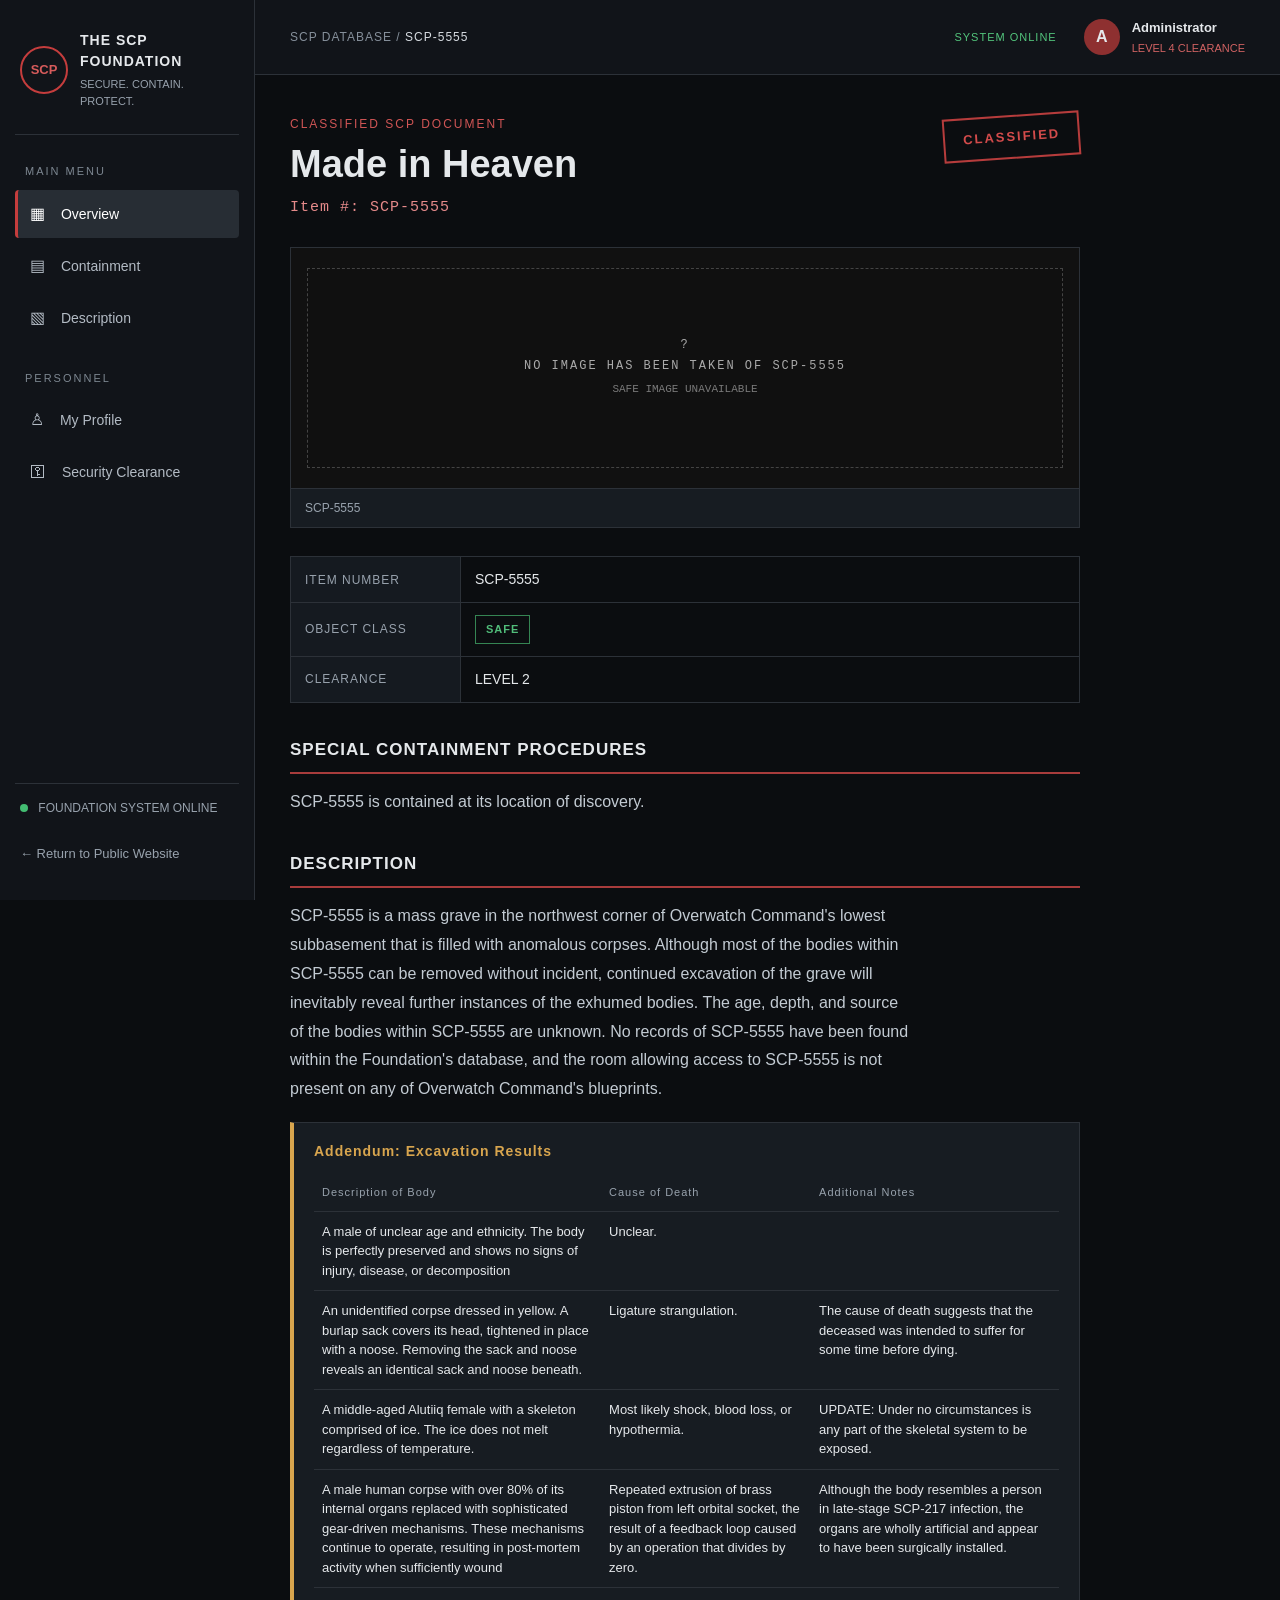
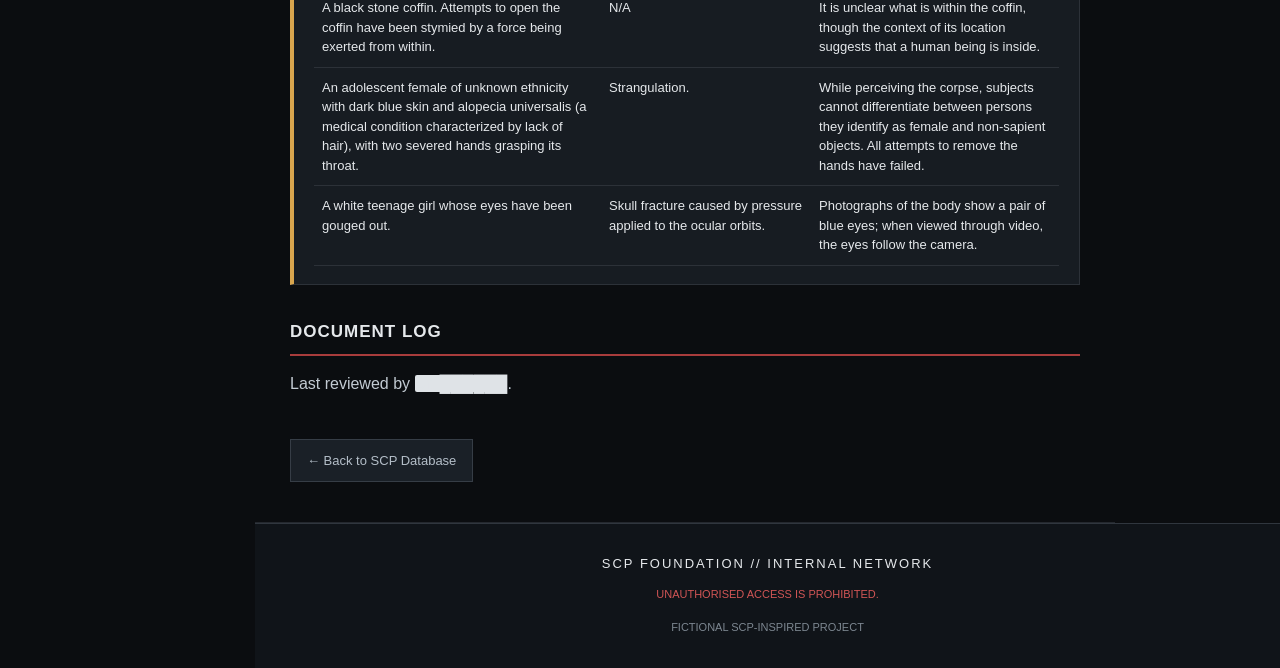
<file: Project 2/scp-pages/Safe/SCP-5555/scp-5555.html>
<!DOCTYPE html>
<html lang="en">

<head>
    <meta charset="UTF-8">
    <meta name="viewport" content="width=device-width, initial-scale=1.0">

    <meta name="theme-color" content="#080b09">
    <meta name="description" content="SCP-5555 classified file. Fictional SCP Foundation personnel database.">

    <title>SCP-5555 | SCP Foundation</title>

    <link rel="icon" type="image/png" href="../../../455bf47a-a993-4ed3-8f72-e291ab07164c.png">
    <link rel="stylesheet" href="../../scppages.css">
</head>

<body>

    <div class="dashboard">

        <!-- =================================
             SIDEBAR
        ================================== -->

        <aside class="sidebar" id="sidebar">

            <div class="brand">

                <div class="scp-symbol">SCP</div>

                <div>
                    <h2>THE SCP FOUNDATION</h2>
                    <p>SECURE. CONTAIN. PROTECT.</p>
                </div>

            </div>

            <div class="side-label">MAIN MENU</div>

            <nav class="side-navigation">

                <a href="#overview" class="nav-link active">
                    <span>▦</span> Overview
                </a>

                <a href="#containment" class="nav-link">
                    <span>▤</span> Containment
                </a>

                <a href="#description" class="nav-link">
                    <span>▧</span> Description
                </a>

            </nav>


            <div class="side-label">PERSONNEL</div>

            <nav class="side-navigation">

                <a href="../../../dashboard/dashboard.html#profile" class="nav-link">
                    <span>♙</span> My Profile
                </a>

                <a href="../../../dashboard/dashboard.html#security" class="nav-link">
                    <span>⚿</span> Security Clearance
                </a>

            </nav>


            <div class="sidebar-bottom">

                <div class="system-status">
                    <span class="status-dot"></span>
                    FOUNDATION SYSTEM ONLINE
                </div>

                <a href="../../../index.html" class="logout">
                    ← Return to Public Website
                </a>

            </div>

        </aside>


        <!-- =================================
             MAIN CONTENT
        ================================== -->

        <main class="main-content">


            <!-- TOP BAR -->

            <header class="topbar">

                <button
                    class="menu-toggle"
                    id="menuToggle"
                    type="button"
                    aria-label="Toggle navigation"
                    aria-controls="sidebar"
                    aria-expanded="false"
                >
                    ☰
                </button>

                <div class="breadcrumb">
                    <a href="../../../dashboard/dashboard.html#database">SCP DATABASE</a> /
                    <span>SCP-5555</span>
                </div>

                <div class="topbar-right">

                    <span class="online-indicator">
                        SYSTEM ONLINE
                    </span>

                    <div class="user-avatar">A</div>

                    <div class="user-details">
                        <strong>Administrator</strong>
                        <small>LEVEL 4 CLEARANCE</small>
                    </div>

                </div>

            </header>


            <!-- =================================
                 SCP ARTICLE
            ================================== -->

            <article class="page-section article" id="overview">

                <div class="doc-header">

                    <div>

                        <p class="eyebrow">
                            CLASSIFIED SCP DOCUMENT
                        </p>

                        <h1>Made in Heaven</h1>

                        <p class="doc-id">Item #: SCP-5555</p>

                    </div>

                    <div class="classified-stamp">
                        CLASSIFIED
                    </div>

                </div>


                <!-- IMAGE -->

                <figure class="doc-figure">

                    <div class="scp-card-image-container">

                        <div class="scp-image-placeholder"><span class="placeholder-symbol">?</span><span>NO IMAGE HAS BEEN TAKEN OF SCP-5555</span><small>SAFE IMAGE UNAVAILABLE</small></div>

                    </div>

                    <figcaption>SCP-5555</figcaption>

                </figure>


                <!-- FILE INFORMATION -->

                <table class="info-table">
                    <tr><th>ITEM NUMBER</th><td>SCP-5555</td></tr>
                    <tr><th>OBJECT CLASS</th><td><span class="class-tag safe">SAFE</span></td></tr>
                    <tr><th>CLEARANCE</th><td>LEVEL 2</td></tr>
                </table>


                <!-- CONTAINMENT -->

                <section class="doc-section" id="containment">

                        <h2>SPECIAL CONTAINMENT PROCEDURES</h2>

                        <p>
                            SCP-5555 is contained at its location of discovery.
                        </p>



                </section>


                <!-- DESCRIPTION -->

                <section class="doc-section" id="description">

                        <h2>DESCRIPTION</h2>

                        <p>
                            SCP-5555 is a mass grave in the northwest corner of Overwatch Command's lowest 
                            subbasement that is filled with anomalous corpses. Although most of the bodies 
                            within SCP-5555 can be removed without incident, continued excavation of the grave will 
                            inevitably reveal further instances of the exhumed bodies. The age, depth, and source of the bodies 
                            within SCP-5555 are unknown. No records of SCP-5555 have been found within the Foundation's database, 
                            and the room allowing access to SCP-5555 is not present on any of Overwatch Command's blueprints.
                        </p>



                    <div class="addendum">

                        <h3>Addendum: Excavation Results</h3>

                        <div class="log-scroll">

                            <table class="log">

                                <thead>
                                    <tr>
                                        <th>Description of Body</th>
                                        <th>Cause of Death</th>
                                        <th>Additional Notes</th>
                                    </tr>
                                </thead>

                                <tbody>
                                    <tr>
                                        <td>A male of unclear age and ethnicity. The body is perfectly preserved and shows no signs of injury, disease, or decomposition</td>
                                        <td>Unclear.</td>
                                        <td></td>
                                    </tr>
                                    <tr>
                                        <td>An unidentified corpse dressed in yellow. A burlap sack covers its head, tightened in place with a noose. Removing the sack and noose reveals an identical sack and noose beneath.</td>
                                        <td>Ligature strangulation.</td>
                                        <td>The cause of death suggests that the deceased was intended to suffer for some time before dying.</td>
                                    </tr>
                                    <tr>
                                        <td>A middle-aged Alutiiq female with a skeleton comprised of ice. The ice does not melt regardless of temperature.</td>
                                        <td>Most likely shock, blood loss, or hypothermia.</td>
                                        <td>UPDATE: Under no circumstances is any part of the skeletal system to be exposed.</td>
                                    </tr>
                                    <tr>
                                        <td>A male human corpse with over 80% of its internal organs replaced with sophisticated gear-driven mechanisms. These mechanisms continue to operate, resulting in post-mortem activity when sufficiently wound</td>
                                        <td>Repeated extrusion of brass piston from left orbital socket, the result of a feedback loop caused by an operation that divides by zero.</td>
                                        <td>Although the body resembles a person in late-stage SCP-217 infection, the organs are wholly artificial and appear to have been surgically installed.</td>
                                    </tr>
                                    <tr>
                                        <td>A black stone coffin. Attempts to open the coffin have been stymied by a force being exerted from within.</td>
                                        <td>N/A</td>
                                        <td>It is unclear what is within the coffin, though the context of its location suggests that a human being is inside.</td>
                                    </tr>
                                    <tr>
                                        <td>An adolescent female of unknown ethnicity with dark blue skin and alopecia universalis (a medical condition characterized by lack of hair), with two severed hands grasping its throat.</td>
                                        <td>Strangulation.</td>
                                        <td>While perceiving the corpse, subjects cannot differentiate between persons they identify as female and non-sapient objects. All attempts to remove the hands have failed.</td>
                                    </tr>
                                    <tr>
                                        <td>A white teenage girl whose eyes have been gouged out.</td>
                                        <td>Skull fracture caused by pressure applied to the ocular orbits.</td>
                                        <td>Photographs of the body show a pair of blue eyes; when viewed through video, the eyes follow the camera.</td>
                                    </tr>
                                </tbody>

                            </table>

                        </div>

                    </div>

                </section>


                <!-- DOCUMENT LOG -->

                <section class="doc-section">

                    <h2>DOCUMENT LOG</h2>

                    <p>
                        Last reviewed by
                        <span class="redacted">Dr. ██████</span>.
                    </p>

                </section>


                <nav class="doc-nav">
                    <a href="../../../dashboard/dashboard.html#database">← Back to SCP Database</a>
                </nav>

            </article>


            <!-- =================================
                 FOOTER
            ================================== -->

            <footer>

                <div>
                    SCP FOUNDATION // INTERNAL NETWORK
                </div>

                <p>
                    UNAUTHORISED ACCESS IS PROHIBITED.
                </p>

                <small>
                    FICTIONAL SCP-INSPIRED PROJECT
                </small>

            </footer>

        </main>

    </div>


    <script>
        const menuToggle = document.getElementById("menuToggle");
        const sidebar = document.getElementById("sidebar");

        function setMenu(open) {
            sidebar.classList.toggle("open", open);
            menuToggle.setAttribute("aria-expanded", String(open));
        }

        menuToggle.addEventListener("click", () => {
            setMenu(!sidebar.classList.contains("open"));
        });

        document.querySelectorAll(".sidebar a").forEach(link => {
            link.addEventListener("click", () => {
                setMenu(false);

                if ((link.getAttribute("href") || "").startsWith("#")) {
                    document.querySelectorAll(".sidebar .nav-link").forEach(item => {
                        item.classList.remove("active");
                    });
                    link.classList.add("active");
                }
            });
        });
    </script>

</body>

</html>
</file>
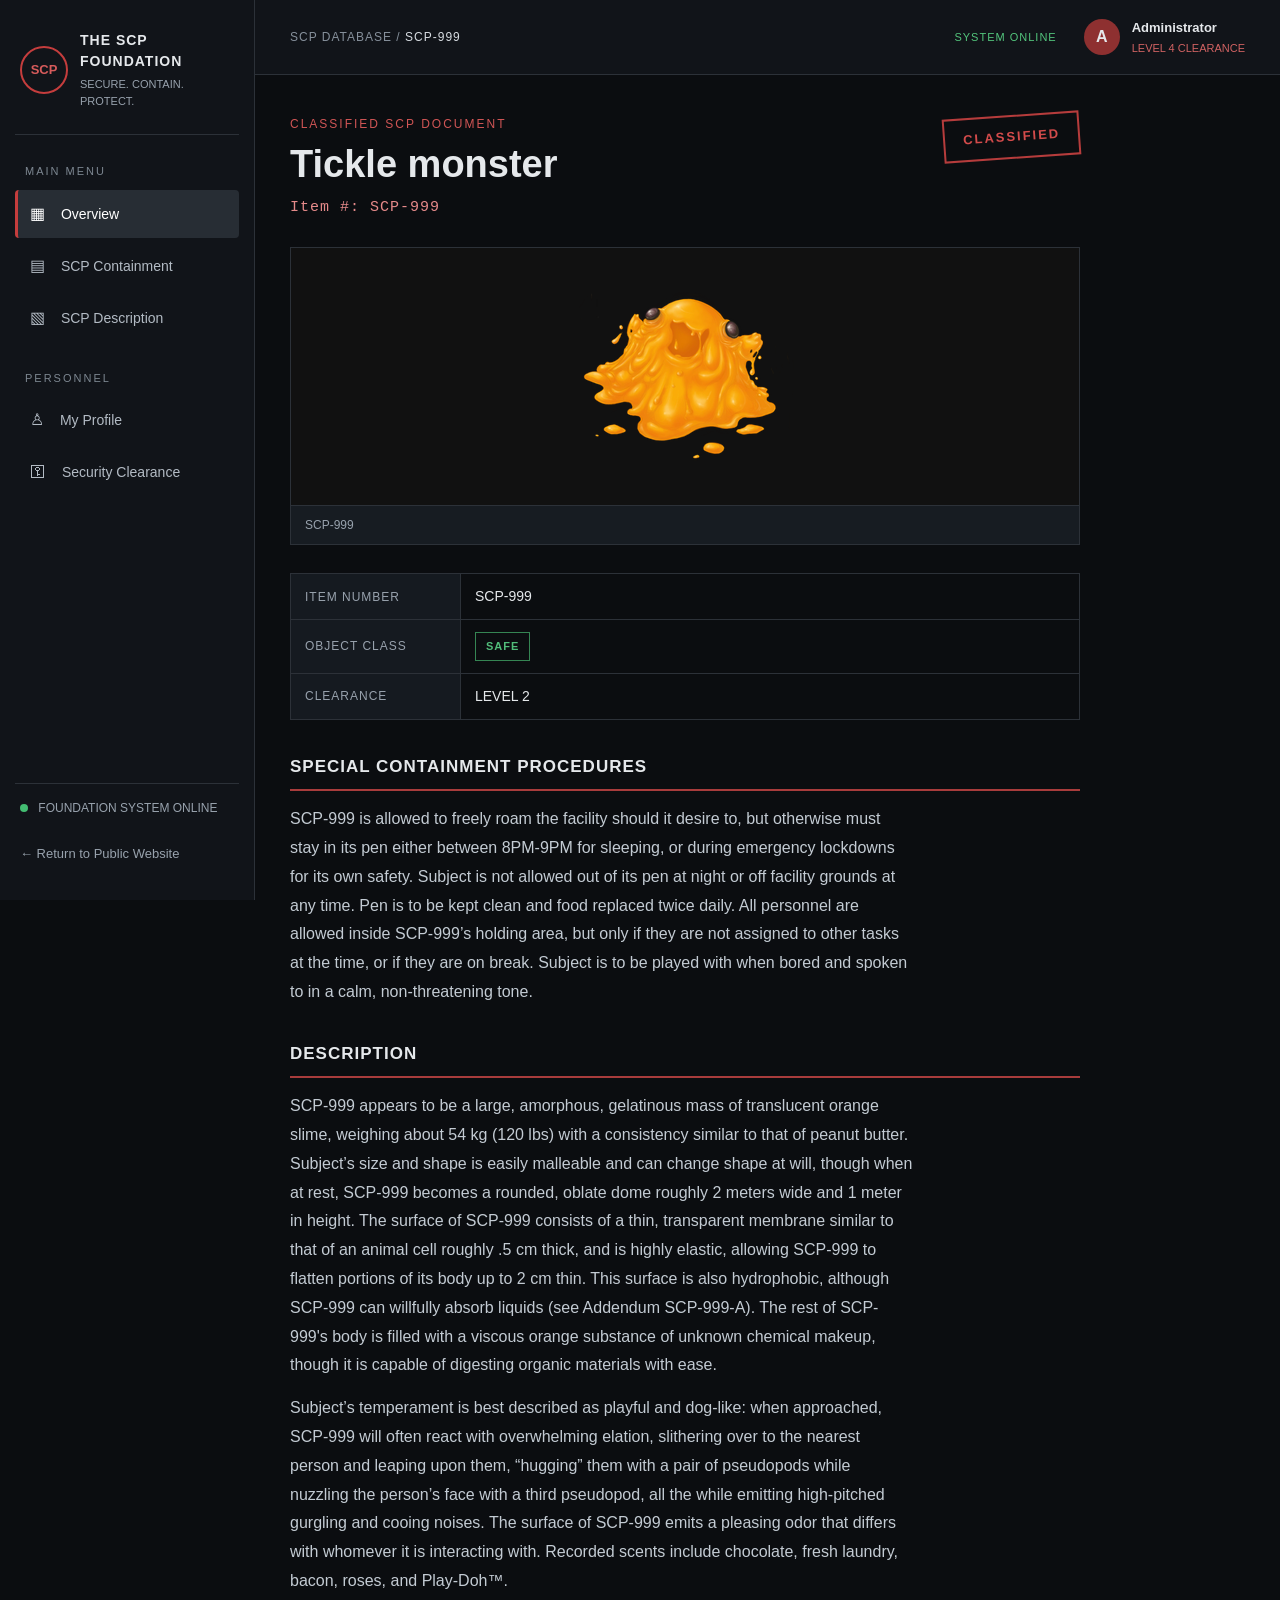
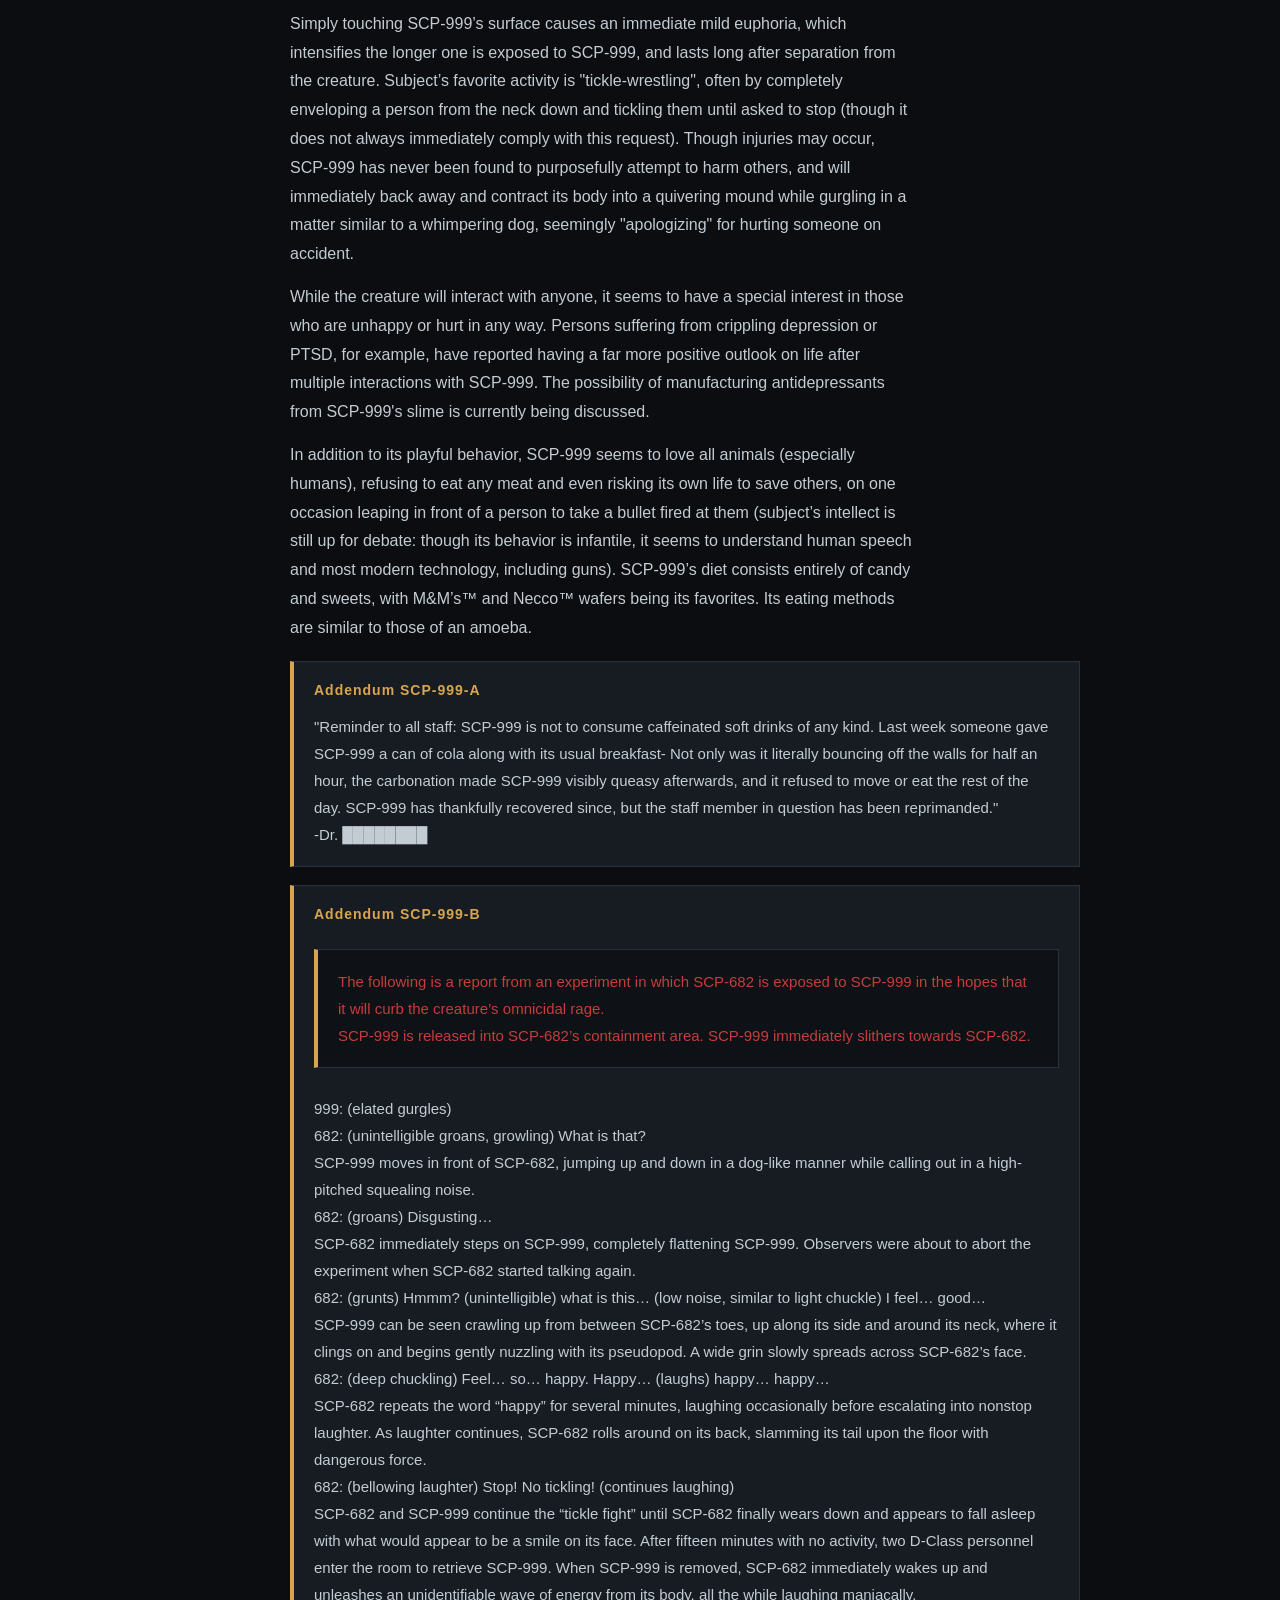
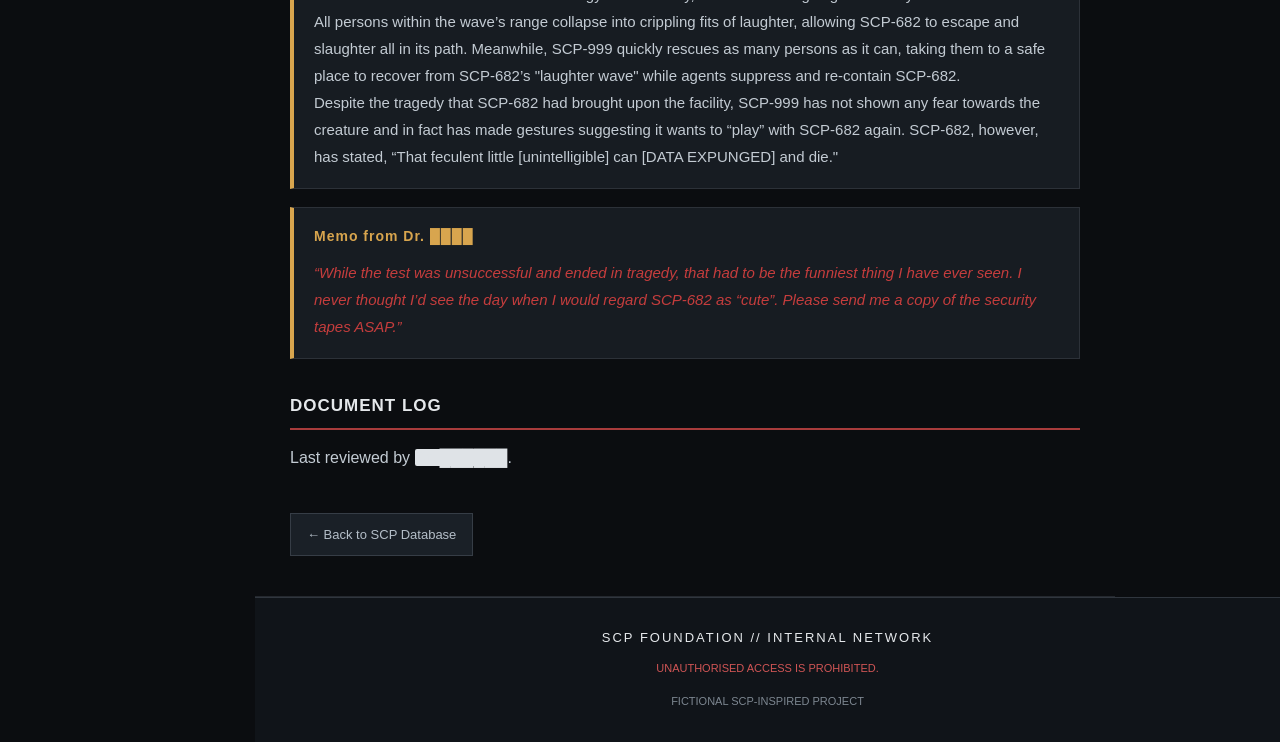
<file: Project 2/scp-pages/Safe/SCP-999/scp-999.html>
<!DOCTYPE html>
<html lang="en">

<head>
    <meta charset="UTF-8">
    <meta name="viewport" content="width=device-width, initial-scale=1.0">

    <meta name="theme-color" content="#080b09">
    <meta name="description" content="SCP-999 classified file. Fictional SCP Foundation personnel database.">

    <title>SCP-999 | SCP Foundation</title>

    <link rel="icon" type="image/png" href="../../../455bf47a-a993-4ed3-8f72-e291ab07164c.png">
    <link rel="stylesheet" href="../../scppages.css">
</head>

<body>

    <div class="dashboard">

        <!-- =================================
             SIDEBAR
        ================================== -->

        <aside class="sidebar" id="sidebar">

            <div class="brand">

                <div class="scp-symbol">SCP</div>

                <div>
                    <h2>THE SCP FOUNDATION</h2>
                    <p>SECURE. CONTAIN. PROTECT.</p>
                </div>

            </div>

            <div class="side-label">MAIN MENU</div>

            <nav class="side-navigation">

                <a href="#overview" class="nav-link active">
                    <span>▦</span> Overview
                </a>

                <a href="#containment" class="nav-link">
                    <span>▤</span> SCP Containment
                </a>

                <a href="#description" class="nav-link">
                    <span>▧</span> SCP Description
                </a>

            </nav>


            <div class="side-label">PERSONNEL</div>

            <nav class="side-navigation">

                <a href="../../../dashboard/dashboard.html#profile" class="nav-link">
                    <span>♙</span> My Profile
                </a>

                <a href="../../../dashboard/dashboard.html#security" class="nav-link">
                    <span>⚿</span> Security Clearance
                </a>

            </nav>


            <div class="sidebar-bottom">

                <div class="system-status">
                    <span class="status-dot"></span>
                    FOUNDATION SYSTEM ONLINE
                </div>

                <a href="../../../index.html" class="logout">
                    ← Return to Public Website
                </a>

            </div>

        </aside>


        <!-- =================================
             MAIN CONTENT
        ================================== -->

        <main class="main-content">


            <!-- TOP BAR -->

            <header class="topbar">

                <button
                    class="menu-toggle"
                    id="menuToggle"
                    type="button"
                    aria-label="Toggle navigation"
                    aria-controls="sidebar"
                    aria-expanded="false"
                >
                    ☰
                </button>

                <div class="breadcrumb">
                    <a href="../../../dashboard/dashboard.html#database">SCP DATABASE</a> /
                    <span>SCP-999</span>
                </div>

                <div class="topbar-right">

                    <span class="online-indicator">
                        SYSTEM ONLINE
                    </span>

                    <div class="user-avatar">A</div>

                    <div class="user-details">
                        <strong>Administrator</strong>
                        <small>LEVEL 4 CLEARANCE</small>
                    </div>

                </div>

            </header>


            <!-- =================================
                 SCP ARTICLE
            ================================== -->

            <article class="page-section article" id="overview">

                <div class="doc-header">

                    <div>

                        <p class="eyebrow">
                            CLASSIFIED SCP DOCUMENT
                        </p>

                        <h1>Tickle monster</h1>

                        <p class="doc-id">Item #: SCP-999</p>

                    </div>

                    <div class="classified-stamp">
                        CLASSIFIED
                    </div>

                </div>


                <!-- IMAGE -->

                <figure class="doc-figure">

                    <div class="scp-card-image-container">

                        <img
                            class="scp-card-image"
                            src="scp-999-225x225.png"
                            alt="SCP-999"
                            onerror="this.style.display='none';this.parentElement.insertAdjacentHTML('beforeend','<div class=&quot;scp-image-placeholder&quot;><span class=&quot;placeholder-symbol&quot;>?</span><span>IMAGE UNAVAILABLE</span><small>SAFE CLASSIFIED FILE</small></div>')"
                        >

                    </div>

                    <figcaption>SCP-999</figcaption>

                </figure>


                <!-- FILE INFORMATION -->

                <table class="info-table">
                    <tr><th>ITEM NUMBER</th><td>SCP-999</td></tr>
                    <tr><th>OBJECT CLASS</th><td><span class="class-tag safe">SAFE</span></td></tr>
                    <tr><th>CLEARANCE</th><td>LEVEL 2</td></tr>
                </table>


                <!-- CONTAINMENT -->

                <section class="doc-section" id="containment">

                        <h2>SPECIAL CONTAINMENT PROCEDURES</h2>

                        <p>
                            SCP-999 is allowed to freely roam the facility should it desire to, 
                            but otherwise must stay in its pen either between 8PM-9PM for sleeping, 
                            or during emergency lockdowns for its own safety. Subject is not allowed out of its pen at night or off facility grounds at any time. 
                            Pen is to be kept clean and food replaced twice daily. All personnel are allowed inside SCP-999’s holding area, 
                            but only if they are not assigned to other tasks at the time, or if they are on break. Subject is to be played with when bored and spoken to in a calm, 
                            non-threatening tone.
                        </p>


                </section>


                <!-- DESCRIPTION -->

                <section class="doc-section" id="description">

                        <h2>DESCRIPTION</h2>

                        <p>SCP-999 appears to be a large, amorphous, gelatinous mass of translucent orange slime, weighing about 54 kg (120 lbs) with a consistency similar to that of peanut butter. Subject’s size and shape is easily malleable and can change shape at will, though when at rest, SCP-999 becomes a rounded, oblate dome roughly 2 meters wide and 1 meter in height. The surface of SCP-999 consists of a thin, transparent membrane similar to that of an animal cell roughly .5 cm thick, and is highly elastic, allowing SCP-999 to flatten portions of its body up to 2 cm thin. This surface is also hydrophobic, although SCP-999 can willfully absorb liquids (see Addendum SCP-999-A). The rest of SCP-999's body is filled with a viscous orange substance of unknown chemical makeup, though it is capable of digesting organic materials with ease.</p>
<p>Subject’s temperament is best described as playful and dog-like: when approached, SCP-999 will often react with overwhelming elation, slithering over to the nearest person and leaping upon them, “hugging” them with a pair of pseudopods while nuzzling the person’s face with a third pseudopod, all the while emitting high-pitched gurgling and cooing noises. The surface of SCP-999 emits a pleasing odor that differs with whomever it is interacting with. Recorded scents include chocolate, fresh laundry, bacon, roses, and Play-Doh™.</p>
<p>Simply touching SCP-999’s surface causes an immediate mild euphoria, which intensifies the longer one is exposed to SCP-999, and lasts long after separation from the creature. Subject’s favorite activity is "tickle-wrestling", often by completely enveloping a person from the neck down and tickling them until asked to stop (though it does not always immediately comply with this request). Though injuries may occur, SCP-999 has never been found to purposefully attempt to harm others, and will immediately back away and contract its body into a quivering mound while gurgling in a matter similar to a whimpering dog, seemingly "apologizing" for hurting someone on accident.</p>
<p>While the creature will interact with anyone, it seems to have a special interest in those who are unhappy or hurt in any way. Persons suffering from crippling depression or PTSD, for example, have reported having a far more positive outlook on life after multiple interactions with SCP-999. The possibility of manufacturing antidepressants from SCP-999's slime is currently being discussed.</p>
<p>In addition to its playful behavior, SCP-999 seems to love all animals (especially humans), refusing to eat any meat and even risking its own life to save others, on one occasion leaping in front of a person to take a bullet fired at them (subject’s intellect is still up for debate: though its behavior is infantile, it seems to understand human speech and most modern technology, including guns). SCP-999’s diet consists entirely of candy and sweets, with M&M’s™ and Necco™ wafers being its favorites. Its eating methods are similar to those of an amoeba.</p>




                    <div class="addendum">

                        <h3>Addendum SCP-999-A</h3>

                        <div class="log-scroll">

                            <div class="log-text">
"Reminder to all staff: SCP-999 is not to consume caffeinated soft drinks of any kind. Last week someone gave SCP-999 a can of cola along with its usual breakfast- Not only was it literally bouncing off the walls for half an hour, the carbonation made SCP-999 visibly queasy afterwards, and it refused to move or eat the rest of the day. SCP-999 has thankfully recovered since, but the staff member in question has been reprimanded."<br>
-Dr. ████████
</div>

                        </div>

                    </div>

                    <div class="addendum">

                        <h3>Addendum SCP-999-B</h3>

                        <div class="log-scroll">

                            <div class="log-text">
<div class="addendum" style="color: var(--red);">The following is a report from an experiment in which SCP-682 is exposed to SCP-999 in the hopes that it will curb the creature’s omnicidal rage.<br>
                                SCP-999 is released into SCP-682’s containment area. SCP-999 immediately slithers towards SCP-682.</div><br>
999: (elated gurgles)<br>
682: (unintelligible groans, growling) What is that?<br>
SCP-999 moves in front of SCP-682, jumping up and down in a dog-like manner while calling out in a high-pitched squealing noise.<br>
682: (groans) Disgusting…<br>
SCP-682 immediately steps on SCP-999, completely flattening SCP-999. Observers were about to abort the experiment when SCP-682 started talking again.<br>
682: (grunts) Hmmm? (unintelligible) what is this… (low noise, similar to light chuckle) I feel… good…<br>
SCP-999 can be seen crawling up from between SCP-682’s toes, up along its side and around its neck, where it clings on and begins gently nuzzling with its pseudopod. A wide grin slowly spreads across SCP-682’s face.<br>
682: (deep chuckling) Feel… so… happy. Happy… (laughs) happy… happy…<br>
SCP-682 repeats the word “happy” for several minutes, laughing occasionally before escalating into nonstop laughter. As laughter continues, SCP-682 rolls around on its back, slamming its tail upon the floor with dangerous force.<br>
682: (bellowing laughter) Stop! No tickling! (continues laughing)<br>
SCP-682 and SCP-999 continue the “tickle fight” until SCP-682 finally wears down and appears to fall asleep with what would appear to be a smile on its face. After fifteen minutes with no activity, two D-Class personnel enter the room to retrieve SCP-999. When SCP-999 is removed, SCP-682 immediately wakes up and unleashes an unidentifiable wave of energy from its body, all the while laughing maniacally.<br>
All persons within the wave’s range collapse into crippling fits of laughter, allowing SCP-682 to escape and slaughter all in its path. Meanwhile, SCP-999 quickly rescues as many persons as it can, taking them to a safe place to recover from SCP-682’s "laughter wave" while agents suppress and re-contain SCP-682.<br>
Despite the tragedy that SCP-682 had brought upon the facility, SCP-999 has not shown any fear towards the creature and in fact has made gestures suggesting it wants to “play” with SCP-682 again. SCP-682, however, has stated, “That feculent little [unintelligible] can [DATA EXPUNGED] and die."<br>
</div>

                        </div>

                    </div>

                    <div class="addendum">

                        <h3>Memo from Dr. ████</h3>

                        <div class="log-scroll">

                            <div class="log-text">
<em style="color: var(--red);">
                                    “While the test was unsuccessful and ended in tragedy, that had to be the funniest thing I have ever seen. I never thought I’d see the day when I would regard SCP-682 as “cute”. Please send me a copy of the security tapes ASAP.”
                                </em>
</div>

                        </div>

                    </div>

                </section>


                <!-- DOCUMENT LOG -->

                <section class="doc-section">

                    <h2>DOCUMENT LOG</h2>

                    <p>
                        Last reviewed by
                        <span class="redacted">Dr. ██████</span>.
                    </p>

                </section>


                <nav class="doc-nav">
                    <a href="../../../dashboard/dashboard.html#database">← Back to SCP Database</a>
                </nav>

            </article>


            <!-- =================================
                 FOOTER
            ================================== -->

            <footer>

                <div>
                    SCP FOUNDATION // INTERNAL NETWORK
                </div>

                <p>
                    UNAUTHORISED ACCESS IS PROHIBITED.
                </p>

                <small>
                    FICTIONAL SCP-INSPIRED PROJECT
                </small>

            </footer>

        </main>

    </div>


    <script>
        const menuToggle = document.getElementById("menuToggle");
        const sidebar = document.getElementById("sidebar");

        function setMenu(open) {
            sidebar.classList.toggle("open", open);
            menuToggle.setAttribute("aria-expanded", String(open));
        }

        menuToggle.addEventListener("click", () => {
            setMenu(!sidebar.classList.contains("open"));
        });

        document.querySelectorAll(".sidebar a").forEach(link => {
            link.addEventListener("click", () => {
                setMenu(false);

                if ((link.getAttribute("href") || "").startsWith("#")) {
                    document.querySelectorAll(".sidebar .nav-link").forEach(item => {
                        item.classList.remove("active");
                    });
                    link.classList.add("active");
                }
            });
        });
    </script>

</body>

</html>
</file>
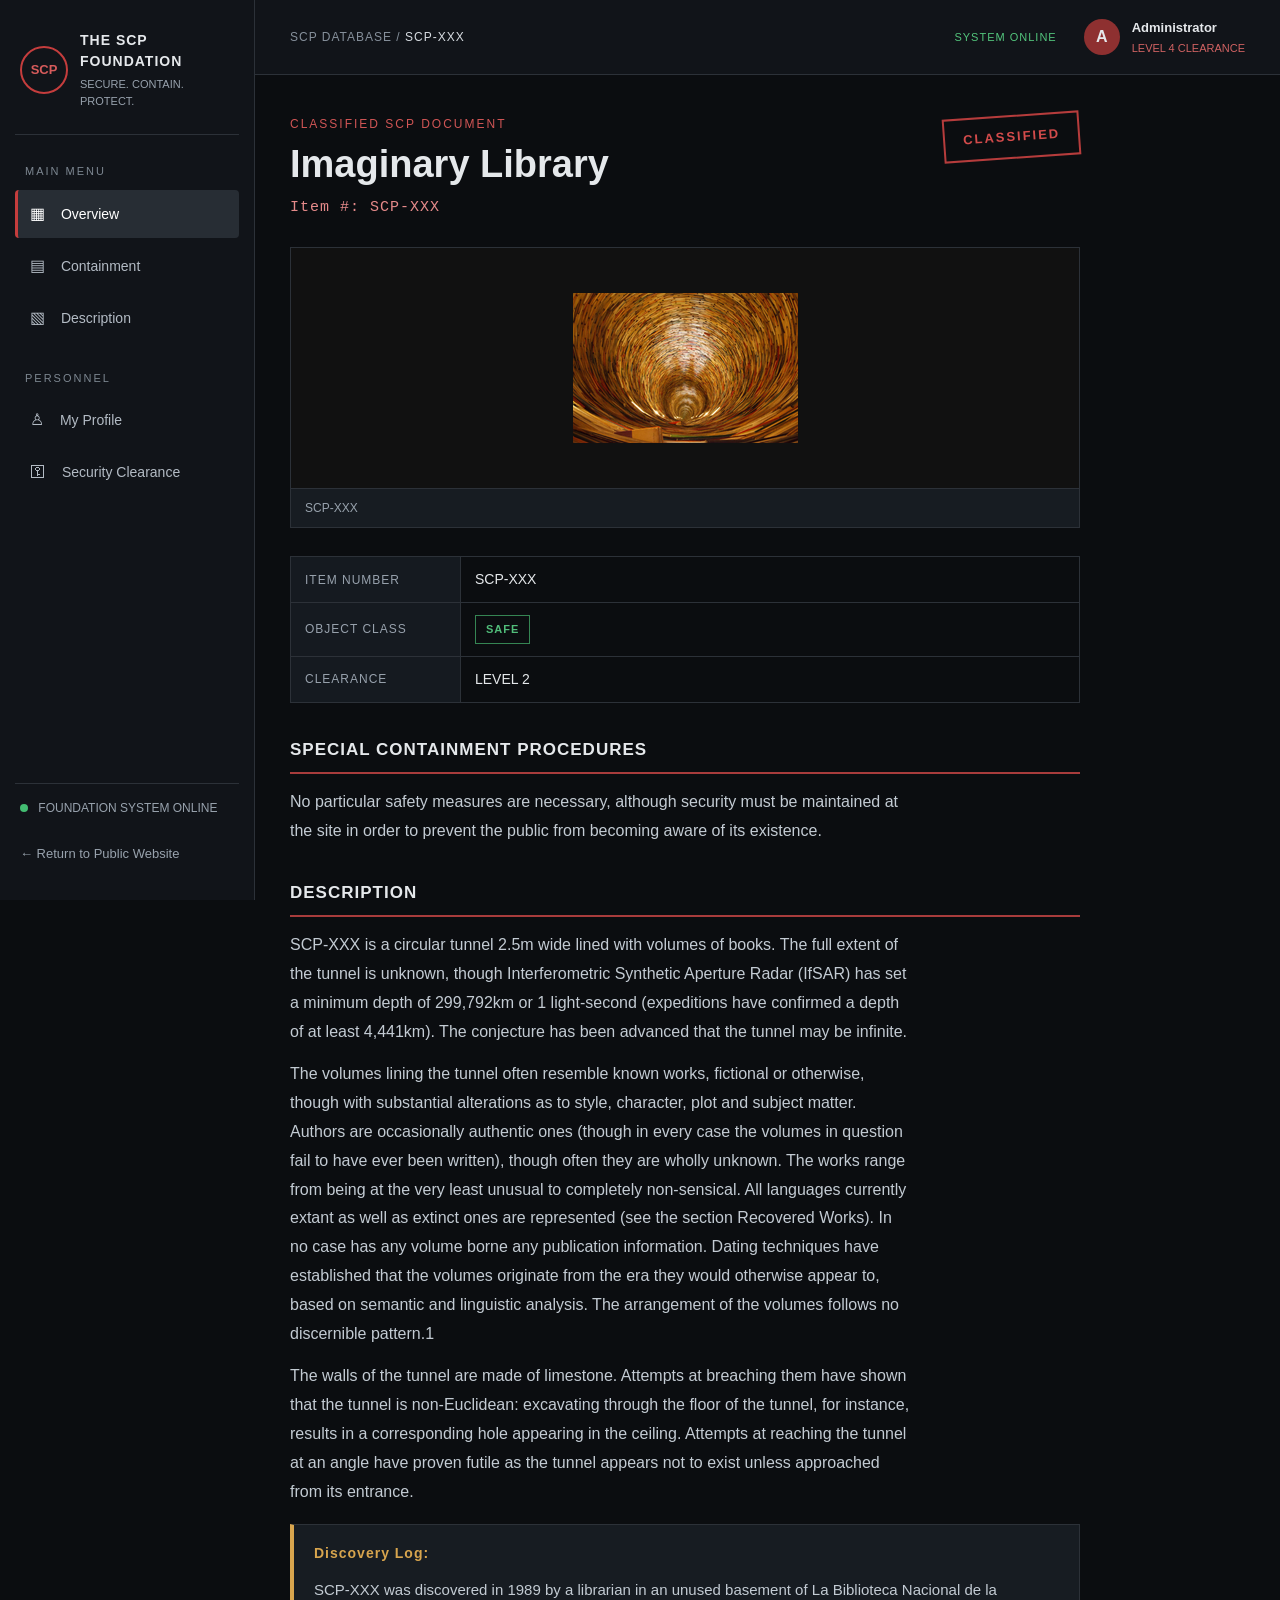
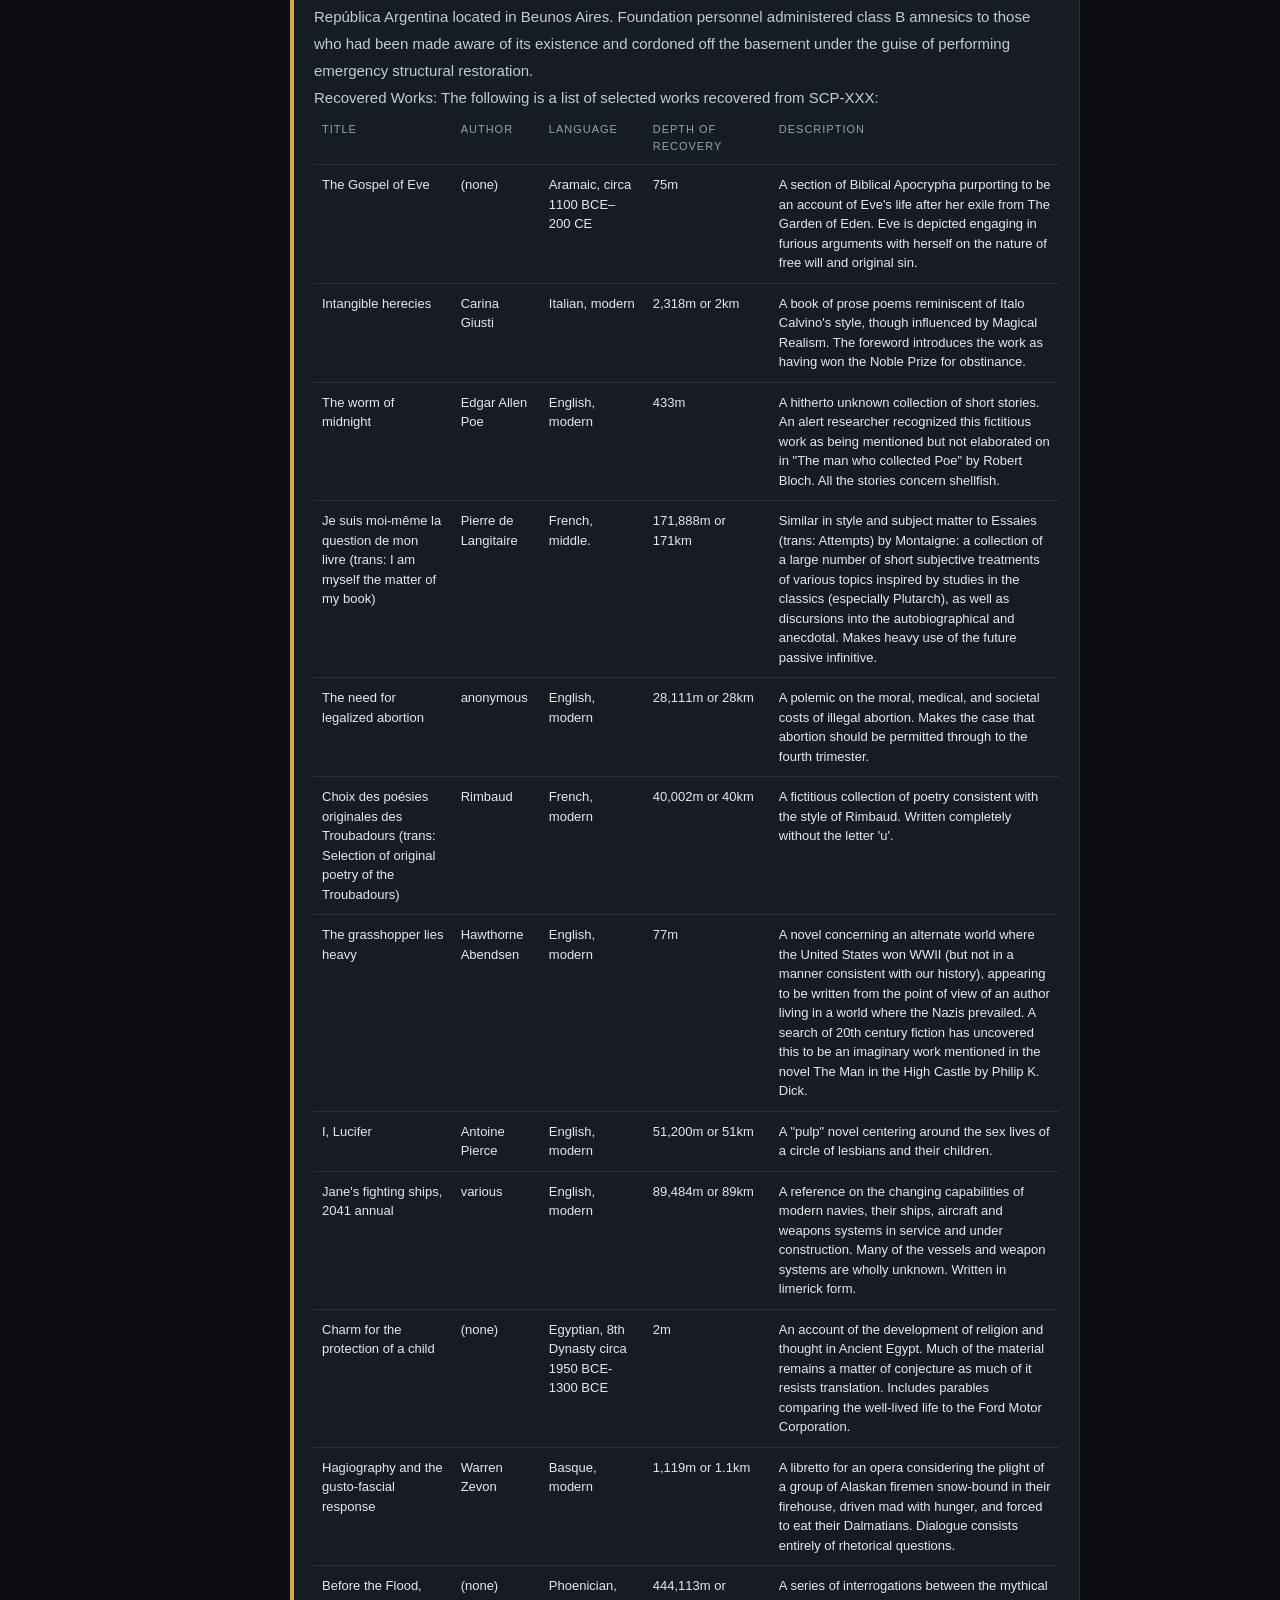
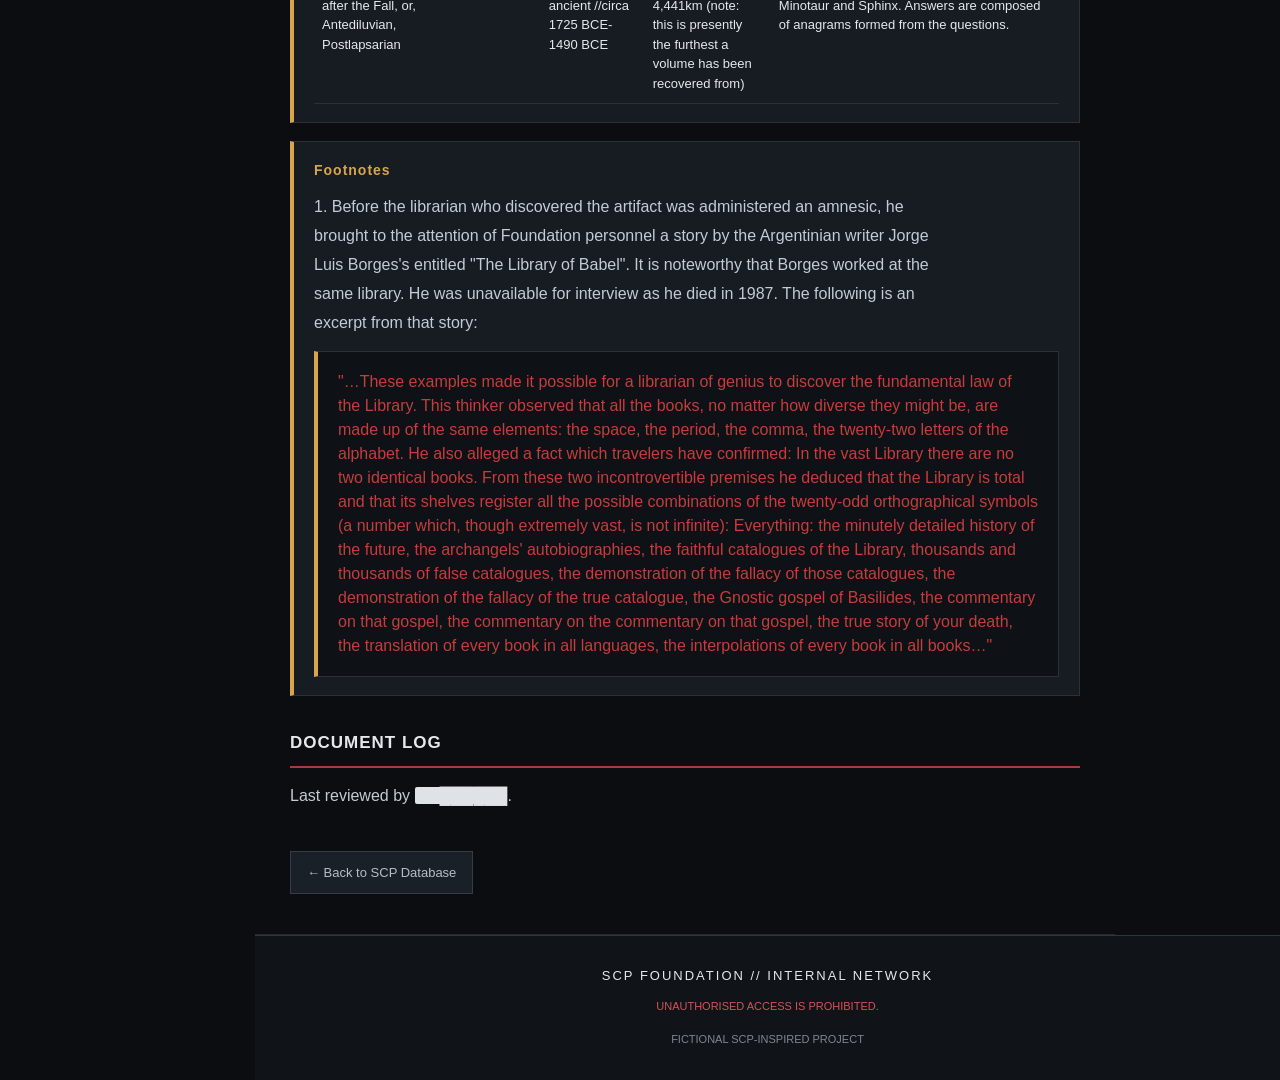
<file: Project 2/scp-pages/Safe/SCP-XXX/scp-XXX.html>
<!DOCTYPE html>
<html lang="en">

<head>
    <meta charset="UTF-8">
    <meta name="viewport" content="width=device-width, initial-scale=1.0">

    <meta name="theme-color" content="#080b09">
    <meta name="description" content="SCP-XXX classified file. Fictional SCP Foundation personnel database.">

    <title>SCP-XXX | SCP Foundation</title>

    <link rel="icon" type="image/png" href="../../../455bf47a-a993-4ed3-8f72-e291ab07164c.png">
    <link rel="stylesheet" href="../../scppages.css">
</head>

<body>

    <div class="dashboard">

        <!-- =================================
             SIDEBAR
        ================================== -->

        <aside class="sidebar" id="sidebar">

            <div class="brand">

                <div class="scp-symbol">SCP</div>

                <div>
                    <h2>THE SCP FOUNDATION</h2>
                    <p>SECURE. CONTAIN. PROTECT.</p>
                </div>

            </div>

            <div class="side-label">MAIN MENU</div>

            <nav class="side-navigation">

                <a href="#overview" class="nav-link active">
                    <span>▦</span> Overview
                </a>

                <a href="#containment" class="nav-link">
                    <span>▤</span> Containment
                </a>

                <a href="#description" class="nav-link">
                    <span>▧</span> Description
                </a>

            </nav>


            <div class="side-label">PERSONNEL</div>

            <nav class="side-navigation">

                <a href="../../../dashboard/dashboard.html#profile" class="nav-link">
                    <span>♙</span> My Profile
                </a>

                <a href="../../../dashboard/dashboard.html#security" class="nav-link">
                    <span>⚿</span> Security Clearance
                </a>

            </nav>


            <div class="sidebar-bottom">

                <div class="system-status">
                    <span class="status-dot"></span>
                    FOUNDATION SYSTEM ONLINE
                </div>

                <a href="../../../index.html" class="logout">
                    ← Return to Public Website
                </a>

            </div>

        </aside>


        <!-- =================================
             MAIN CONTENT
        ================================== -->

        <main class="main-content">


            <!-- TOP BAR -->

            <header class="topbar">

                <button
                    class="menu-toggle"
                    id="menuToggle"
                    type="button"
                    aria-label="Toggle navigation"
                    aria-controls="sidebar"
                    aria-expanded="false"
                >
                    ☰
                </button>

                <div class="breadcrumb">
                    <a href="../../../dashboard/dashboard.html#database">SCP DATABASE</a> /
                    <span>SCP-XXX</span>
                </div>

                <div class="topbar-right">

                    <span class="online-indicator">
                        SYSTEM ONLINE
                    </span>

                    <div class="user-avatar">A</div>

                    <div class="user-details">
                        <strong>Administrator</strong>
                        <small>LEVEL 4 CLEARANCE</small>
                    </div>

                </div>

            </header>


            <!-- =================================
                 SCP ARTICLE
            ================================== -->

            <article class="page-section article" id="overview">

                <div class="doc-header">

                    <div>

                        <p class="eyebrow">
                            CLASSIFIED SCP DOCUMENT
                        </p>

                        <h1>Imaginary Library</h1>

                        <p class="doc-id">Item #: SCP-XXX</p>

                    </div>

                    <div class="classified-stamp">
                        CLASSIFIED
                    </div>

                </div>


                <!-- IMAGE -->

                <figure class="doc-figure">

                    <div class="scp-card-image-container">

                        <img
                            class="scp-card-image"
                            src="scp-XXX.png"
                            alt="SCP-XXX"
                            onerror="this.style.display='none';this.parentElement.insertAdjacentHTML('beforeend','<div class=&quot;scp-image-placeholder&quot;><span class=&quot;placeholder-symbol&quot;>?</span><span>IMAGE UNAVAILABLE</span><small>SAFE CLASSIFIED FILE</small></div>')"
                        >

                    </div>

                    <figcaption>SCP-XXX</figcaption>

                </figure>


                <!-- FILE INFORMATION -->

                <table class="info-table">
                    <tr><th>ITEM NUMBER</th><td>SCP-XXX</td></tr>
                    <tr><th>OBJECT CLASS</th><td><span class="class-tag safe">SAFE</span></td></tr>
                    <tr><th>CLEARANCE</th><td>LEVEL 2</td></tr>
                </table>


                <!-- CONTAINMENT -->

                <section class="doc-section" id="containment">

                        <h2>SPECIAL CONTAINMENT PROCEDURES</h2>

                        <p>
                            No particular safety measures are necessary, although security must be maintained at the site in order to prevent the public from becoming aware of its existence.
                        </p>
                        


                </section>


                <!-- DESCRIPTION -->

                <section class="doc-section" id="description">

                        <h2>DESCRIPTION</h2>

                        <p>SCP-XXX is a circular tunnel 2.5m wide lined with volumes of books. The full extent of the tunnel is unknown, though Interferometric Synthetic Aperture Radar (IfSAR) has set a minimum depth of 299,792km or 1 light-second (expeditions have confirmed a depth of at least 4,441km). The conjecture has been advanced that the tunnel may be infinite.</p>
<p>The volumes lining the tunnel often resemble known works, fictional or otherwise, though with substantial alterations as to style, character, plot and subject matter. Authors are occasionally authentic ones (though in every case the volumes in question fail to have ever been written), though often they are wholly unknown. The works range from being at the very least unusual to completely non-sensical. All languages currently extant as well as extinct ones are represented (see the section Recovered Works). In no case has any volume borne any publication information. Dating techniques have established that the volumes originate from the era they would otherwise appear to, based on semantic and linguistic analysis. The arrangement of the volumes follows no discernible pattern.1</p>
<p>The walls of the tunnel are made of limestone. Attempts at breaching them have shown that the tunnel is non-Euclidean: excavating through the floor of the tunnel, for instance, results in a corresponding hole appearing in the ceiling. Attempts at reaching the tunnel at an angle have proven futile as the tunnel appears not to exist unless approached from its entrance.</p>



                    <div class="addendum">

                        <h3>Discovery Log:</h3>

                        <div class="log-scroll">

                            <div class="log-text">
SCP-XXX was discovered in 1989 by a librarian in an unused basement of La Biblioteca Nacional de la República Argentina located in Beunos Aires. Foundation personnel administered class B amnesics to those who had been made aware of its existence and cordoned off the basement under the guise of performing emergency structural restoration.<br>
                                Recovered Works:
                                The following is a list of selected works recovered from SCP-XXX:
</div>

                            <table class="log">

                                <thead>
                                    <tr>
                                        <th>TITLE</th>
                                        <th>AUTHOR</th>
                                        <th>LANGUAGE</th>
                                        <th>DEPTH OF RECOVERY</th>
                                        <th>DESCRIPTION</th>
                                    </tr>
                                </thead>

                                <tbody>
                                    <tr>
                                        <td>The Gospel of Eve</td>
                                        <td>(none)</td>
                                        <td>Aramaic, circa 1100 BCE–200 CE</td>
                                        <td>75m</td>
                                        <td>A section of Biblical Apocrypha purporting to be an account of Eve's life after her exile from The Garden of Eden. Eve is depicted engaging in furious arguments with herself on the nature of free will and original sin.</td>
                                    </tr>
                                    <tr>
                                        <td>Intangible herecies</td>
                                        <td>Carina Giusti</td>
                                        <td>Italian, modern</td>
                                        <td>2,318m or 2km</td>
                                        <td>A book of prose poems reminiscent of Italo Calvino's style, though influenced by Magical Realism. The foreword introduces the work as having won the Noble Prize for obstinance.</td>
                                    </tr>
                                    <tr>
                                        <td>The worm of midnight</td>
                                        <td>Edgar Allen Poe</td>
                                        <td>English, modern</td>
                                        <td>433m</td>
                                        <td>A hitherto unknown collection of short stories. An alert researcher recognized this fictitious work as being mentioned but not elaborated on in "The man who collected Poe" by Robert Bloch. All the stories concern shellfish.</td>
                                    </tr>
                                    <tr>
                                        <td>Je suis moi-même la question de mon livre (trans: I am myself the matter of my book)</td>
                                        <td>Pierre de Langitaire</td>
                                        <td>French, middle.</td>
                                        <td>171,888m or 171km</td>
                                        <td>Similar in style and subject matter to Essaies (trans: Attempts) by Montaigne: a collection of a large number of short subjective treatments of various topics inspired by studies in the classics (especially Plutarch), as well as discursions into the autobiographical and anecdotal. Makes heavy use of the future passive infinitive.</td>
                                    </tr>
                                    <tr>
                                        <td>The need for legalized abortion</td>
                                        <td>anonymous</td>
                                        <td>English, modern</td>
                                        <td>28,111m or 28km</td>
                                        <td>A polemic on the moral, medical, and societal costs of illegal abortion. Makes the case that abortion should be permitted through to the fourth trimester.</td>
                                    </tr>
                                    <tr>
                                        <td>Choix des poésies originales des Troubadours (trans: Selection of original poetry of the Troubadours)</td>
                                        <td>Rimbaud</td>
                                        <td>French, modern</td>
                                        <td>40,002m or 40km</td>
                                        <td>A fictitious collection of poetry consistent with the style of Rimbaud. Written completely without the letter 'u'.</td>
                                    </tr>
                                    <tr>
                                        <td>The grasshopper lies heavy</td>
                                        <td>Hawthorne Abendsen</td>
                                        <td>English, modern</td>
                                        <td>77m</td>
                                        <td>A novel concerning an alternate world where the United States won WWII (but not in a manner consistent with our history), appearing to be written from the point of view of an author living in a world where the Nazis prevailed. A search of 20th century fiction has uncovered this to be an imaginary work mentioned in the novel The Man in the High Castle by Philip K. Dick.</td>
                                    </tr>
                                    <tr>
                                        <td>I, Lucifer</td>
                                        <td>Antoine Pierce</td>
                                        <td>English, modern</td>
                                        <td>51,200m or 51km</td>
                                        <td>A "pulp" novel centering around the sex lives of a circle of lesbians and their children.</td>
                                    </tr>
                                    <tr>
                                        <td>Jane's fighting ships, 2041 annual</td>
                                        <td>various</td>
                                        <td>English, modern</td>
                                        <td>89,484m or 89km</td>
                                        <td>A reference on the changing capabilities of modern navies, their ships, aircraft and weapons systems in service and under construction. Many of the vessels and weapon systems are wholly unknown. Written in limerick form.</td>
                                    </tr>
                                    <tr>
                                        <td>Charm for the protection of a child</td>
                                        <td>(none)</td>
                                        <td>Egyptian, 8th Dynasty circa 1950 BCE-1300 BCE</td>
                                        <td>2m</td>
                                        <td>An account of the development of religion and thought in Ancient Egypt. Much of the material remains a matter of conjecture as much of it resists translation. Includes parables comparing the well-lived life to the Ford Motor Corporation.</td>
                                    </tr>
                                    <tr>
                                        <td>Hagiography and the gusto-fascial response</td>
                                        <td>Warren Zevon</td>
                                        <td>Basque, modern</td>
                                        <td>1,119m or 1.1km</td>
                                        <td>A libretto for an opera considering the plight of a group of Alaskan firemen snow-bound in their firehouse, driven mad with hunger, and forced to eat their Dalmatians. Dialogue consists entirely of rhetorical questions.</td>
                                    </tr>
                                    <tr>
                                        <td>Before the Flood, after the Fall, or, Antediluvian, Postlapsarian</td>
                                        <td>(none)</td>
                                        <td>Phoenician, ancient //circa 1725 BCE-1490 BCE</td>
                                        <td>444,113m or 4,441km (note: this is presently the furthest a volume has been recovered from)</td>
                                        <td>A series of interrogations between the mythical Minotaur and Sphinx. Answers are composed of anagrams formed from the questions.</td>
                                    </tr>
                                </tbody>

                            </table>

                        </div>

                    </div>

                    <div class="addendum">

                        <h3>Footnotes</h3>
                        <p>1. Before the librarian who discovered the artifact was administered an amnesic, he brought to the attention of Foundation personnel a story by the Argentinian writer Jorge Luis Borges's entitled "The Library of Babel". It is noteworthy that Borges worked at the same library. He was unavailable for interview as he died in 1987. The following is an excerpt from that story:</p>
                        <div class="addendum" style="color: var(--red);">
                            "…These examples made it possible for a librarian of genius to discover the fundamental law of the Library. This thinker observed that all the books, no matter how diverse they might be, are made up of the same elements: the space, the period, the comma, the twenty-two letters of the alphabet. He also alleged a fact which travelers have confirmed: In the vast Library there are no two identical books. From these two incontrovertible premises he deduced that the Library is total and that its shelves register all the possible combinations of the twenty-odd orthographical symbols (a number which, though extremely vast, is not infinite): Everything: the minutely detailed history of the future, the archangels' autobiographies, the faithful catalogues of the Library, thousands and thousands of false catalogues, the demonstration of the fallacy of those catalogues, the demonstration of the fallacy of the true catalogue, the Gnostic gospel of Basilides, the commentary on that gospel, the commentary on the commentary on that gospel, the true story of your death, the translation of every book in all languages, the interpolations of every book in all books…"
                        </div>
                    </div>    

                </section>


                <!-- DOCUMENT LOG -->

                <section class="doc-section">

                    <h2>DOCUMENT LOG</h2>

                    <p>
                        Last reviewed by
                        <span class="redacted">Dr. ██████</span>.
                    </p>

                </section>


                <nav class="doc-nav">
                    <a href="../../../dashboard/dashboard.html#database">← Back to SCP Database</a>
                </nav>

            </article>


            <!-- =================================
                 FOOTER
            ================================== -->

            <footer>

                <div>
                    SCP FOUNDATION // INTERNAL NETWORK
                </div>

                <p>
                    UNAUTHORISED ACCESS IS PROHIBITED.
                </p>

                <small>
                    FICTIONAL SCP-INSPIRED PROJECT
                </small>

            </footer>

        </main>

    </div>


    <script>
        const menuToggle = document.getElementById("menuToggle");
        const sidebar = document.getElementById("sidebar");

        function setMenu(open) {
            sidebar.classList.toggle("open", open);
            menuToggle.setAttribute("aria-expanded", String(open));
        }

        menuToggle.addEventListener("click", () => {
            setMenu(!sidebar.classList.contains("open"));
        });

        document.querySelectorAll(".sidebar a").forEach(link => {
            link.addEventListener("click", () => {
                setMenu(false);

                if ((link.getAttribute("href") || "").startsWith("#")) {
                    document.querySelectorAll(".sidebar .nav-link").forEach(item => {
                        item.classList.remove("active");
                    });
                    link.classList.add("active");
                }
            });
        });
    </script>

</body>

</html>
</file>
<file: Project 2/login/login.css>
/* GENERAL SETTINGS */

* {
    margin: 0;
    padding: 0;
    box-sizing: border-box;
}

body {
    font-family: Arial, sans-serif;
    background: #101b29;
    min-height: 100vh;
}


/* LOGIN PAGE */

.login-container {
    min-height: 100vh;
    display: flex;
    justify-content: center;
    align-items: center;
    padding: 20px;

    background:
        linear-gradient(
            rgba(9, 19, 32, 0.93),
            rgba(9, 19, 32, 0.93)
        ),
        url("https://images.unsplash.com/photo-1518770660439-4636190af475?auto=format&fit=crop&w=1600&q=85");

    background-size: cover;
    background-position: center;
}

.login-box {
    width: 100%;
    max-width: 420px;
    padding: 45px 35px;

    background: rgba(17, 29, 44, 0.95);

    border: 1px solid #35465a;
    border-top: 3px solid #4a82ac;

    text-align: center;
    color: white;

    box-shadow: 0 15px 50px rgba(0, 0, 0, 0.4);
}

.logo-symbol {
    width: 65px;
    height: 65px;

    margin: 0 auto 20px;

    border: 2px solid white;
    border-radius: 50%;

    display: flex;
    justify-content: center;
    align-items: center;

    font-size: 30px;
    font-weight: bold;
}

.login-box h1 {
    letter-spacing: 4px;
    font-size: 30px;
}

.subtitle {
    color: #91a5b9;
    font-size: 10px;
    letter-spacing: 2px;
    margin-top: 10px;
}

.divider {
    height: 1px;
    background: #34475b;
    margin: 30px 0;
}


/* FORM */

form {
    text-align: left;
}

label {
    display: block;
    color: #9eb1c3;
    font-size: 11px;
    letter-spacing: 1px;
    margin-bottom: 10px;
}

input {
    width: 100%;
    padding: 14px;

    background: #0c1724;

    border: 1px solid #35465a;
    outline: none;

    color: white;
    font-size: 14px;

    margin-bottom: 22px;
}

input:focus {
    border-color: #5a9bc9;
}

button {
    width: 100%;
    padding: 15px;

    background: #315c83;
    border: none;

    color: white;
    font-weight: bold;
    letter-spacing: 2px;

    cursor: pointer;
    transition: 0.3s;
}

button:hover {
    background: #467eaa;
}

#errorMessage {
    color: #ff6666;
    font-size: 12px;
    margin-bottom: 15px;
    min-height: 14px;
}

.clearance {
    margin-top: 25px;
    color: #a5b1bd;
    font-size: 10px;
    letter-spacing: 2px;
}

.back-link {
    display: inline-block;
    margin-top: 25px;

    color: #8fa9bf;
    text-decoration: none;
    font-size: 12px;
}

.back-link:hover {
    color: white;
}


/* TRANSITION SCREEN */

.transition-screen {
    position: fixed;
    inset: 0;

    background: #000;

    display: none;
    justify-content: center;
    align-items: center;

    padding: 25px;
    z-index: 1000;

    color: #00ff66;
}

.transition-screen.active {
    display: flex;
    animation: screenFade 1.5s ease forwards;
}

@keyframes screenFade {
    from {
        opacity: 0;
    }

    to {
        opacity: 1;
    }
}


/* TERMINAL */

.terminal {
    width: 100%;
    max-width: 850px;

    font-family: "Courier New", monospace;
}

.terminal-header {
    font-size: 13px;
    letter-spacing: 2px;
    color: #00ff66;
    margin-bottom: 20px;
}

.terminal-divider {
    height: 1px;
    background: #00ff66;
    opacity: 0.5;
    margin-bottom: 30px;
}

#terminalText {
    font-size: 15px;
    line-height: 2.2;
    color: #00ff66;
}

.terminal-line {
    opacity: 0;
    animation: textAppear 0.4s forwards;
}

@keyframes textAppear {
    from {
        opacity: 0;
        transform: translateX(-10px);
    }

    to {
        opacity: 1;
        transform: translateX(0);
    }
}


/* WELCOME MESSAGE */

.welcome {
    display: none;
    text-align: center;
    margin-top: 55px;
}

.welcome.show {
    display: block;
    animation: welcomeAppear 1.5s ease forwards;
}

@keyframes welcomeAppear {
    from {
        opacity: 0;
        transform: scale(0.9);
    }

    to {
        opacity: 1;
        transform: scale(1);
    }
}

.scp-logo {
    width: 100px;
    height: 100px;

    border: 3px solid #00ff66;
    border-radius: 50%;

    display: flex;
    justify-content: center;
    align-items: center;

    margin: 0 auto 30px;

    font-size: 30px;
    font-weight: bold;

    box-shadow: 0 0 25px #00ff6650;
}

.welcome h1 {
    font-size: 30px;
    letter-spacing: 3px;

    text-shadow: 0 0 15px #00ff6680;

    margin-bottom: 20px;
}

.welcome p {
    font-size: 18px;
    letter-spacing: 5px;
    margin-bottom: 15px;
}

.welcome span {
    font-size: 11px;
    color: #6bbf86;
    letter-spacing: 2px;
}


/* MOBILE */

@media (max-width: 550px) {

    .login-box {
        padding: 35px 22px;
    }

    .welcome h1 {
        font-size: 22px;
    }

    .welcome p {
        font-size: 14px;
        letter-spacing: 3px;
    }

    #terminalText {
        font-size: 12px;
    }

}
</file>
<file: Project 2/scp-pages/scppages.css>
/* =========================================
   TOKENS
   ========================================= */
:root {
  --bg: #0b0d10;
  --bg-alt: #0e1115;
  --panel: #111419;
  --card: #171c22;
  --card-hover: #1d232a;
  --line: #2c3138;
  --text: #e5e8eb;
  --muted: #98a2ad;
  --red: #c53d3d;
  --red-soft: #d65b5b;
  --green: #51bd7a;
  --amber: #d8a54e;
  --blue: #7bace4;
  --purple: #d48ae8;
  --grey: #a9a9a9;
  --sidebar-w: 255px;
}

/* =========================================
   GENERAL
   ========================================= */
* { margin: 0; padding: 0; box-sizing: border-box; }
html { scroll-behavior: smooth; scroll-padding-top: 90px; }
body { background: var(--bg); color: var(--text); font-family: Arial, Helvetica, sans-serif; line-height: 1.5; }
body.modal-open { overflow: hidden; }
a { text-decoration: none; color: inherit; }
button, input { font-family: inherit; }
img { max-width: 100%; }
:focus-visible { outline: 2px solid var(--amber); outline-offset: 2px; }

/* =========================================
   LAYOUT + SIDEBAR
   ========================================= */
.dashboard { display: flex; min-height: 100vh; }

.sidebar {
  width: var(--sidebar-w); min-width: var(--sidebar-w);
  background: var(--panel); border-right: 1px solid var(--line);
  display: flex; flex-direction: column;
  padding: 25px 15px; position: sticky; top: 0; height: 100vh; overflow-y: auto; z-index: 100;
}

.brand { display: flex; align-items: center; gap: 12px; padding: 5px 5px 25px; border-bottom: 1px solid var(--line); }
.scp-symbol {
  width: 48px; height: 48px; flex-shrink: 0; border: 2px solid var(--red); border-radius: 50%;
  display: flex; justify-content: center; align-items: center; color: var(--red-soft); font-weight: bold; font-size: 13px;
}
.brand h2 { font-size: 14px; letter-spacing: 1px; }
.brand p { font-size: 11px; color: var(--muted); margin-top: 4px; }

.side-label { font-size: 11px; color: #7d8791; letter-spacing: 2px; margin: 28px 10px 10px; }
.side-navigation { display: flex; flex-direction: column; gap: 4px; }
.nav-link {
  padding: 12px; border-radius: 4px; border-left: 3px solid transparent;
  color: #b3bbc4; font-size: 14px; transition: background .2s, color .2s;
}
.nav-link span { margin-right: 12px; font-size: 16px; }
.nav-link:hover, .nav-link.active { background: #272d34; color: #fff; border-left-color: var(--red); }

.sidebar-bottom { margin-top: auto; }
.system-status { font-size: 12px; color: var(--muted); padding: 15px 5px; border-top: 1px solid var(--line); }
.status-dot { display: inline-block; width: 8px; height: 8px; background: #43bd72; border-radius: 50%; margin-right: 7px; }
.logout { display: block; font-size: 13px; color: var(--muted); padding: 12px 5px; }
.logout:hover { color: #fff; }

.main-content { flex: 1; min-width: 0; }

/* =========================================
   TOP BAR
   ========================================= */
.topbar {
  position: sticky; top: 0; z-index: 90; height: 75px;
  background: var(--panel); border-bottom: 1px solid var(--line);
  display: flex; justify-content: space-between; align-items: center; padding: 0 35px;
}
.breadcrumb { font-size: 12px; color: #86909b; letter-spacing: 1px; }
.breadcrumb a:hover { color: #fff; }
.breadcrumb span { color: #d7dce1; }
.topbar-right { display: flex; align-items: center; gap: 12px; }
.online-indicator { color: #53c57c; font-size: 11px; letter-spacing: 1px; margin-right: 15px; }
.user-avatar, .profile-avatar {
  width: 36px; height: 36px; background: #8e3030; border-radius: 50%;
  display: flex; justify-content: center; align-items: center; font-weight: bold;
}
.user-details { display: flex; flex-direction: column; gap: 2px; }
.user-details strong { font-size: 13px; }
.user-details small { font-size: 11px; color: #d06262; }
.menu-toggle { display: none; background: none; border: none; color: #fff; font-size: 24px; cursor: pointer; padding: 4px 8px; }

/* =========================================
   PAGE SECTIONS
   ========================================= */
.page-section { padding: 40px 35px; border-bottom: 1px solid #24282e; }
.page-heading { display: flex; justify-content: space-between; align-items: center; gap: 20px; margin-bottom: 30px; }
.eyebrow { color: #d05555; font-size: 12px; letter-spacing: 2px; margin-bottom: 10px; }
.page-heading h1 { font-size: clamp(24px, 3.5vw, 32px); line-height: 1.2; margin-bottom: 10px; }
.muted { color: var(--muted); font-size: 14px; line-height: 1.7; }
.classified-stamp {
  border: 2px solid #b63c3c; color: #d34b4b; padding: 10px 18px; transform: rotate(-4deg);
  font-weight: bold; letter-spacing: 2px; font-size: 13px; white-space: nowrap;
}

.section-heading { display: flex; justify-content: space-between; align-items: center; margin: 40px 0 20px; }
.section-heading h2 { font-size: 20px; }
.section-heading > span { font-size: 11px; color: var(--muted); letter-spacing: 1px; }

/* =========================================
   STATS, QUICK ACCESS, DEPARTMENTS, FACILITIES
   ========================================= */
.stats-grid, .quick-grid, .department-grid, .facility-grid {
  display: grid; gap: 15px; grid-template-columns: repeat(auto-fit, minmax(220px, 1fr));
}
.stat-card { background: #151a20; border: 1px solid var(--line); border-top: 2px solid #a93737; padding: 22px; }
.stat-label { font-size: 11px; color: var(--muted); letter-spacing: 1px; }
.stat-card h2 { font-size: 28px; margin: 14px 0 8px; }
.stat-card p { color: #86909b; font-size: 13px; }
.green-text { color: var(--green); }
.warning-text { color: var(--amber); }

.quick-card {
  background: #151a20; border: 1px solid var(--line); padding: 22px;
  display: flex; align-items: center; gap: 15px; transition: background .2s, border-color .2s;
}
.quick-card:hover { background: #20262e; border-color: #a83c3c; }
.quick-icon { font-size: 26px; color: #c34a4a; }
.quick-card h3 { font-size: 14px; margin-bottom: 6px; }
.quick-card p { font-size: 12px; color: var(--muted); }

.department-card, .facility-card { background: var(--card); border: 1px solid #30363e; padding: 25px; }
.department-card h3 { font-size: 14px; margin-bottom: 10px; }
.department-card p { color: var(--muted); font-size: 13px; line-height: 1.7; }
.facility-number { color: #d05555; font-size: 13px; letter-spacing: 2px; }
.facility-card h3 { margin: 12px 0; font-size: 15px; }
.facility-card p { color: var(--muted); font-size: 13px; margin-bottom: 12px; }

/* =========================================
   DATABASE + SEARCH + FILTERS
   ========================================= */
.database-section { background: var(--bg-alt); }
.database-heading { margin-top: 0; }
.database-heading h2 { font-size: 26px; margin-bottom: 8px; }
.database-status { color: var(--green); font-size: 11px; letter-spacing: 1px; }

.search-area { position: relative; margin: 25px 0; }
.search-area input {
  width: 100%; background: #171c22; border: 1px solid #353b43; padding: 15px 45px 15px 15px;
  color: #fff; font-size: 15px; outline: none;
}
.search-area input::placeholder { color: #7d8791; }
.search-area input:focus { border-color: #a83c3c; }
.search-area span { position: absolute; right: 16px; top: 50%; transform: translateY(-50%); font-size: 22px; color: #87929e; pointer-events: none; }

.filters { display: flex; flex-wrap: wrap; gap: 8px; margin-bottom: 25px; }
.filter-btn {
  padding: 10px 16px; background: #1a2027; border: 1px solid #363d46;
  color: #b4bec8; font-size: 12px; letter-spacing: 1px; cursor: pointer; transition: background .2s, border-color .2s, color .2s;
}
.filter-btn:hover, .filter-btn.active { background: #8f3030; border-color: #b34545; color: #fff; }

/* =========================================
   SCP CARDS (matches dashboard.js class names)
   ========================================= */
.scp-grid { display: grid; grid-template-columns: repeat(auto-fill, minmax(290px, 1fr)); gap: 16px; }

.scp-card {
  display: flex; flex-direction: column; position: relative; overflow: hidden;
  background: var(--card); border: 1px solid #343b44; cursor: pointer;
  transition: transform .2s, border-color .2s, background .2s;
}
.scp-card::before { content: ""; position: absolute; left: 0; top: 0; width: 3px; height: 100%; background: #a93d3d; z-index: 3; }
.scp-card:hover, .scp-card:focus-visible { transform: translateY(-3px); border-color: #b44141; background: var(--card-hover); }
.safe-card::before { background: var(--green); }
.euclid-card::before { background: var(--amber); }
.keter-card::before { background: #df6666; }
.thaumiel-card::before { background: var(--blue); }
.neutralized-card::before { background: var(--grey); }
.apollyon-card::before { background: var(--purple); }

.scp-card-image-container, .modal-image-container { position: relative; aspect-ratio: 16 / 10; background: #111; overflow: hidden; }
.scp-card-image, .scp-image { width: 100%; height: 100%; object-fit: cover; display: block; }
.scp-card:hover .scp-card-image { filter: brightness(1.15); }
.scp-card-number, .scp-number {
  font-size: 12px; color: #e58a8a; letter-spacing: 1px; font-family: monospace;
}
.scp-card-number {
  position: absolute; top: 10px; left: 14px; z-index: 2; padding: 3px 8px;
  background: rgba(11, 13, 16, .88); border: 1px solid #3a4048;
}

.scp-image-placeholder {
  position: absolute; inset: 0; border: 1px dashed #444; background: #101010;
  display: flex; flex-direction: column; align-items: center; justify-content: center; gap: 6px;
  color: #777; font-family: monospace; text-align: center;
}
.placeholder-symbol { font-size: 36px; line-height: 1; }
.scp-image-placeholder span { color: #aaa; letter-spacing: 2px; font-size: 12px; }
.scp-image-placeholder small { color: #7a7a7a; font-size: 11px; }

.scp-card-content { display: flex; flex-direction: column; flex: 1; gap: 12px; padding: 18px 20px 20px; }
.scp-card-heading { display: flex; justify-content: space-between; align-items: flex-start; gap: 12px; }
.scp-card-heading h3 { font-size: 16px; line-height: 1.3; }
.scp-card-description {
  color: #a0aab4; font-size: 13px; line-height: 1.7;
  display: -webkit-box; -webkit-line-clamp: 4; line-clamp: 4; -webkit-box-orient: vertical; overflow: hidden;
}
.scp-card-footer {
  display: flex; justify-content: space-between; gap: 10px; margin-top: auto; padding-top: 12px;
  border-top: 1px solid #353b43; font-size: 11px; letter-spacing: 1px; color: #8b96a2;
}
.scp-open-label { color: #c9d1d9; }

.scp-class, .scp-class-badge, .modal-class-badge, .class-tag {
  display: inline-block; padding: 5px 10px; font-size: 11px; font-weight: bold; letter-spacing: 1px;
  border: 1px solid; white-space: nowrap; color: #9aa; border-color: #666;
}
.safe { color: var(--green) !important; border-color: #358553 !important; }
.euclid { color: var(--amber) !important; border-color: #98732f !important; }
.keter { color: #df6666 !important; border-color: #a83b3b !important; }
.thaumiel { color: var(--blue) !important; border-color: #416d9c !important; }
.neutralized { color: var(--grey) !important; border-color: #686868 !important; }
.apollyon { color: var(--purple) !important; border-color: #87509b !important; }

.empty-message { display: none; color: #d05555; text-align: center; padding: 40px; font-size: 14px; }

/* =========================================
   REPORTS, PROFILE, SECURITY, FOOTER
   ========================================= */
.report-list { display: flex; flex-direction: column; gap: 12px; }
.report { background: var(--card); border: 1px solid #30363e; padding: 20px; display: flex; align-items: center; gap: 15px; }
.report-indicator { width: 10px; height: 10px; border-radius: 50%; flex-shrink: 0; }
.report-indicator.warning { background: #d5a047; }
.report-indicator.safe { background: var(--green); }
.report h3 { font-size: 14px; margin-bottom: 6px; }
.report p { font-size: 13px; color: var(--muted); margin-bottom: 6px; }
.report small { font-size: 11px; color: #d05555; }
.report-tag { margin-left: auto; color: #55bd7d; font-size: 11px; letter-spacing: 1px; }

.profile-card { display: flex; align-items: center; gap: 20px; background: var(--card); border: 1px solid #30363e; padding: 25px; }
.profile-avatar { width: 55px; height: 55px; font-size: 20px; }
.profile-card h3 { margin-bottom: 8px; }
.profile-card p { color: var(--muted); font-size: 13px; margin-top: 6px; }
.profile-card > span:last-child { margin-left: auto; font-size: 12px; }

.security-card { background: var(--card); border: 1px solid #a33d3d; padding: 30px; }
.security-card h3 { color: var(--red-soft); margin-bottom: 12px; letter-spacing: 2px; }
.security-card p { color: #a7b0ba; font-size: 14px; line-height: 1.8; margin-top: 10px; }

footer { background: #101419; padding: 30px 35px; text-align: center; border-top: 1px solid #30363e; }
footer div { font-size: 13px; letter-spacing: 2px; }
footer p { color: #d05555; font-size: 11px; margin: 12px; }
footer small { color: #7d8791; font-size: 11px; }

/* =========================================
   MODAL (matches dashboard.js)
   ========================================= */
.modal { display: none; position: fixed; inset: 0; background: rgba(0, 0, 0, .85); z-index: 500; justify-content: center; align-items: center; padding: 20px; }
.modal.show { display: flex; }
.modal-content {
  position: relative; width: 100%; max-width: 600px; max-height: 88vh; overflow-y: auto;
  background: var(--card); border: 1px solid #a83c3c; padding: 35px;
}
.modal-close { position: absolute; top: 10px; right: 16px; background: none; border: none; color: #fff; font-size: 28px; cursor: pointer; }
.modal-content h2 { font-size: 28px; color: #e06a6a; margin: 6px 0 10px; }
.modal-content h3, .modal-content h4 { margin: 18px 0 8px; font-size: 14px; color: #c9d1d9; }
.modal-content p { color: #b1bac4; font-size: 14px; line-height: 1.8; }
.modal-divider { height: 1px; background: #353c44; margin: 20px 0; }
.modal-image-container { margin: 15px 0; }
.modal-scp-image { width: 100%; max-height: 350px; object-fit: contain; background: #080808; border: 1px solid #333; display: block; }

/* =========================================
   SCP ARTICLE PAGE
   ========================================= */
.article { max-width: 860px; }
.doc-header { display: flex; justify-content: space-between; align-items: flex-start; gap: 20px; margin-bottom: 28px; }
.doc-header h1 { font-size: clamp(26px, 4vw, 38px); line-height: 1.15; margin: 6px 0 10px; }
.doc-id { font-family: monospace; font-size: 15px; color: #e58a8a; letter-spacing: 1px; }

.doc-figure { margin: 0 0 28px; background: var(--card); border: 1px solid var(--line); }
.doc-figure .scp-card-image-container { aspect-ratio: 16 / 9; }
.doc-figure figcaption { padding: 10px 14px; border-top: 1px solid var(--line); font-size: 12px; color: var(--muted); }

.info-table { width: 100%; border-collapse: collapse; margin-bottom: 8px; }
.info-table th, .info-table td { padding: 12px 14px; border: 1px solid var(--line); text-align: left; font-size: 14px; }
.info-table th { width: 170px; background: #151a20; color: var(--muted); font-weight: normal; letter-spacing: 1px; font-size: 12px; }

.doc-section { margin-top: 34px; }
.doc-section h2 { font-size: 17px; letter-spacing: 1px; padding-bottom: 10px; margin-bottom: 14px; border-bottom: 2px solid #a83c3c; }
.doc-section p { color: #c3cbd3; font-size: 16px; line-height: 1.8; max-width: 70ch; margin-bottom: 14px; }
.doc-section ul { margin: 0 0 14px 22px; color: #c3cbd3; line-height: 1.8; }

.redacted { background: #dfe3e7; color: #dfe3e7; user-select: none; border-radius: 2px; }

.addendum { margin-top: 18px; padding: 18px 20px; background: var(--card); border: 1px solid var(--line); border-left: 4px solid var(--amber); }
.addendum h3 { font-size: 14px; letter-spacing: 1px; margin-bottom: 12px; color: var(--amber); }
.log { width: 100%; border-collapse: collapse; font-size: 13px; }
.log th, .log td { padding: 10px 8px; border-bottom: 1px solid var(--line); text-align: left; vertical-align: top; }
.log th { color: var(--muted); font-weight: normal; font-size: 11px; letter-spacing: 1px; }
.log-scroll { overflow-x: auto; }

.doc-nav { display: flex; justify-content: space-between; gap: 12px; margin-top: 40px; font-size: 13px; }
.doc-nav a { padding: 11px 16px; background: #1a2027; border: 1px solid #363d46; color: #b4bec8; }
.doc-nav a:hover { background: #8f3030; border-color: #b34545; color: #fff; }

/* =========================================
   RESPONSIVE
   ========================================= */
@media (max-width: 1000px) {
  .sidebar { width: 220px; min-width: 220px; }
}

@media (max-width: 700px) {
  .dashboard { display: block; }
  .sidebar { position: fixed; left: -270px; top: 0; bottom: 0; width: 250px; min-width: 0; transition: left .3s; }
  .sidebar.open, .sidebar.active { left: 0; box-shadow: 0 0 0 100vmax rgba(0, 0, 0, .6); }
  .menu-toggle { display: block; }
  .topbar { padding: 0 15px; gap: 10px; }
  .online-indicator, .user-details { display: none; }
  .page-section { padding: 30px 18px; }
  .page-heading, .doc-header { flex-direction: column; align-items: flex-start; gap: 14px; }
  .info-table th { width: 110px; }
  .section-heading > span { display: none; }
  .report, .profile-card { flex-wrap: wrap; }
  .report-tag, .profile-card > span:last-child { margin-left: 0; }
  .modal-content { padding: 25px; }
}

@media (prefers-reduced-motion: reduce) {
  * { transition: none !important; animation: none !important; scroll-behavior: auto !important; }
}

/* =========================================
   RESTRICTED (NO-PAGE) CARDS
   ========================================= */
.scp-card.restricted { cursor: default; }
.scp-card.restricted:hover { transform: none; }
.scp-card.restricted .scp-card-image { filter: grayscale(1) brightness(.6); }
.scp-card.restricted .scp-open-label { color: #d05555; }

/* =========================================
   ARTICLE PAGE ADDITIONS
   ========================================= */

/* Article image: show the whole picture (no cropping), centred */
.doc-figure .scp-card-image-container {
  aspect-ratio: auto; min-height: 240px; padding: 16px;
  display: flex; align-items: center; justify-content: center;
}
.doc-figure .scp-card-image { width: auto; height: auto; max-width: 100%; max-height: 420px; object-fit: contain; }
.doc-figure .scp-image-placeholder { position: static; width: 100%; min-height: 200px; }

/* Log text (replaces the old <table class="log"> used for plain text) */
.log-text { color: #c3cbd3; font-size: 15px; line-height: 1.8; }
.log-text p { font-size: 15px; margin-bottom: 12px; }
.addendum .addendum { margin-top: 12px; background: var(--bg-alt); }
.doc-section ul { max-width: 70ch; }
</file>
